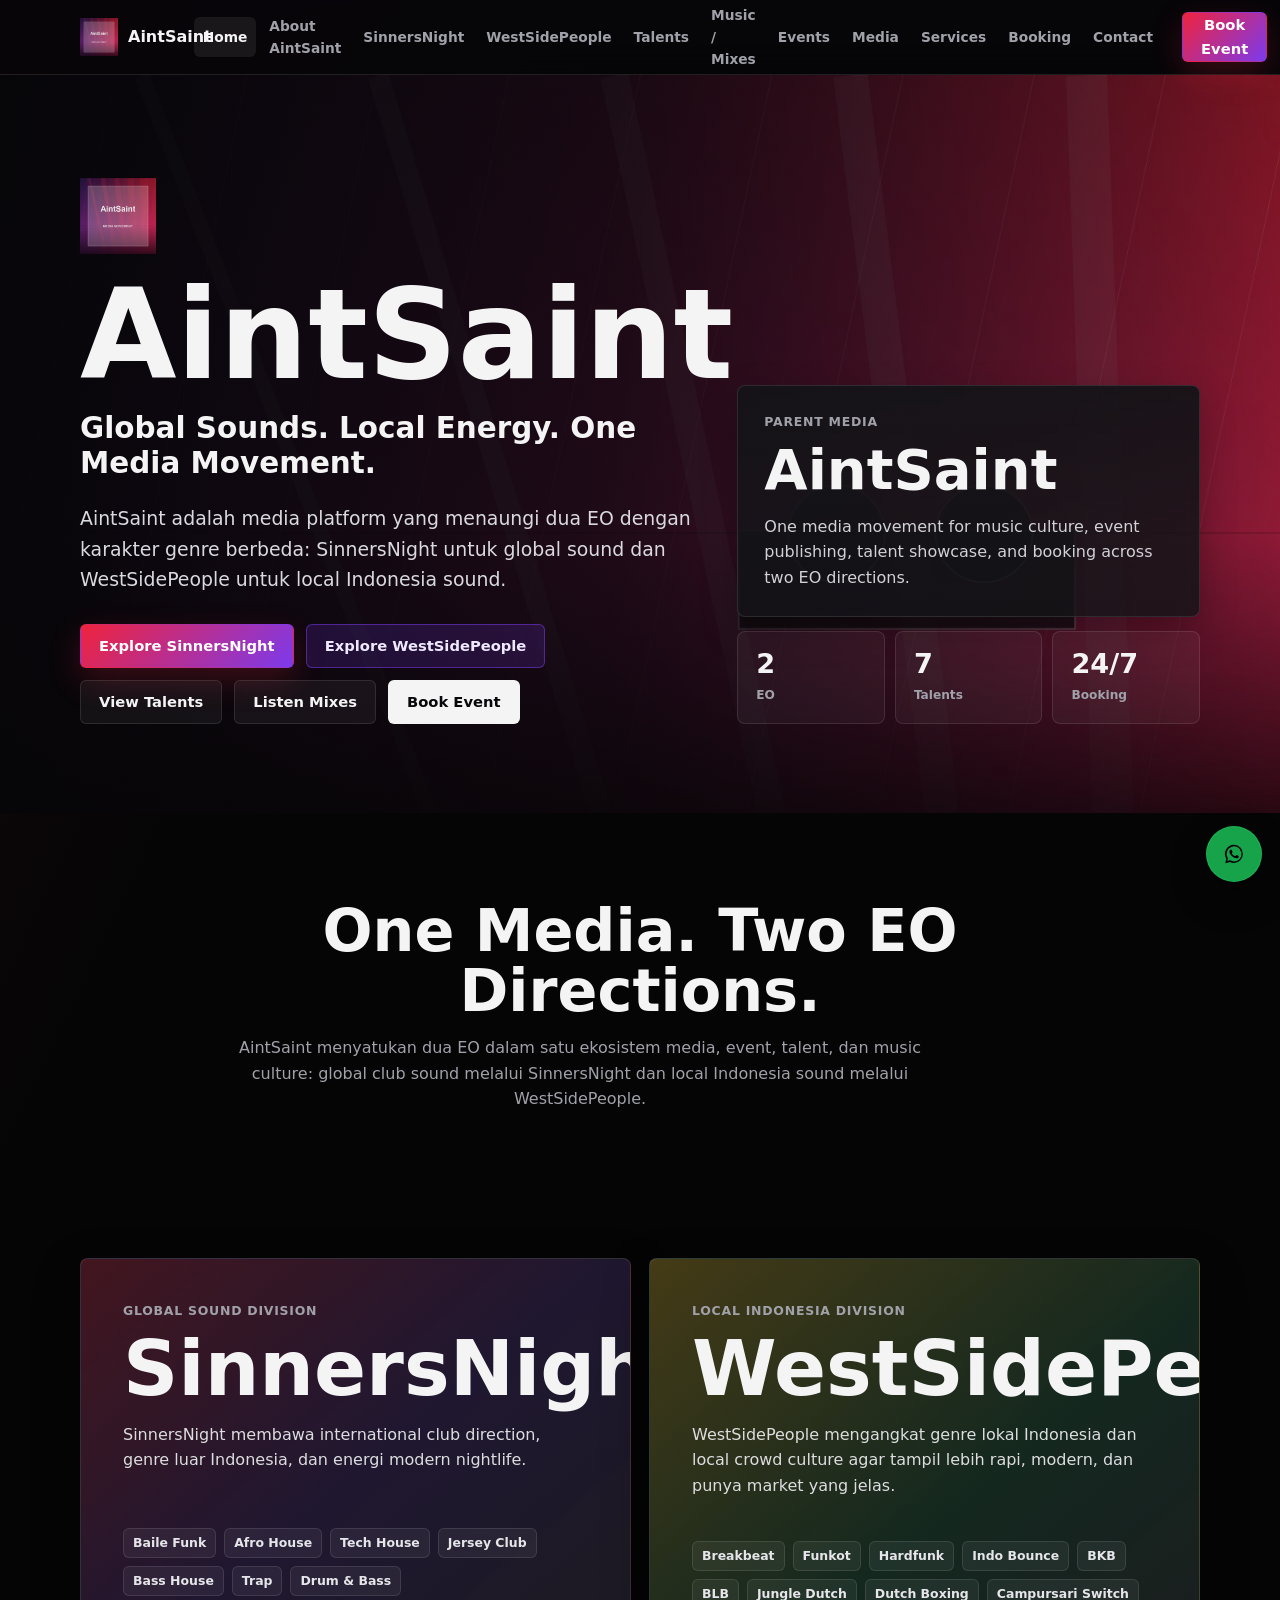
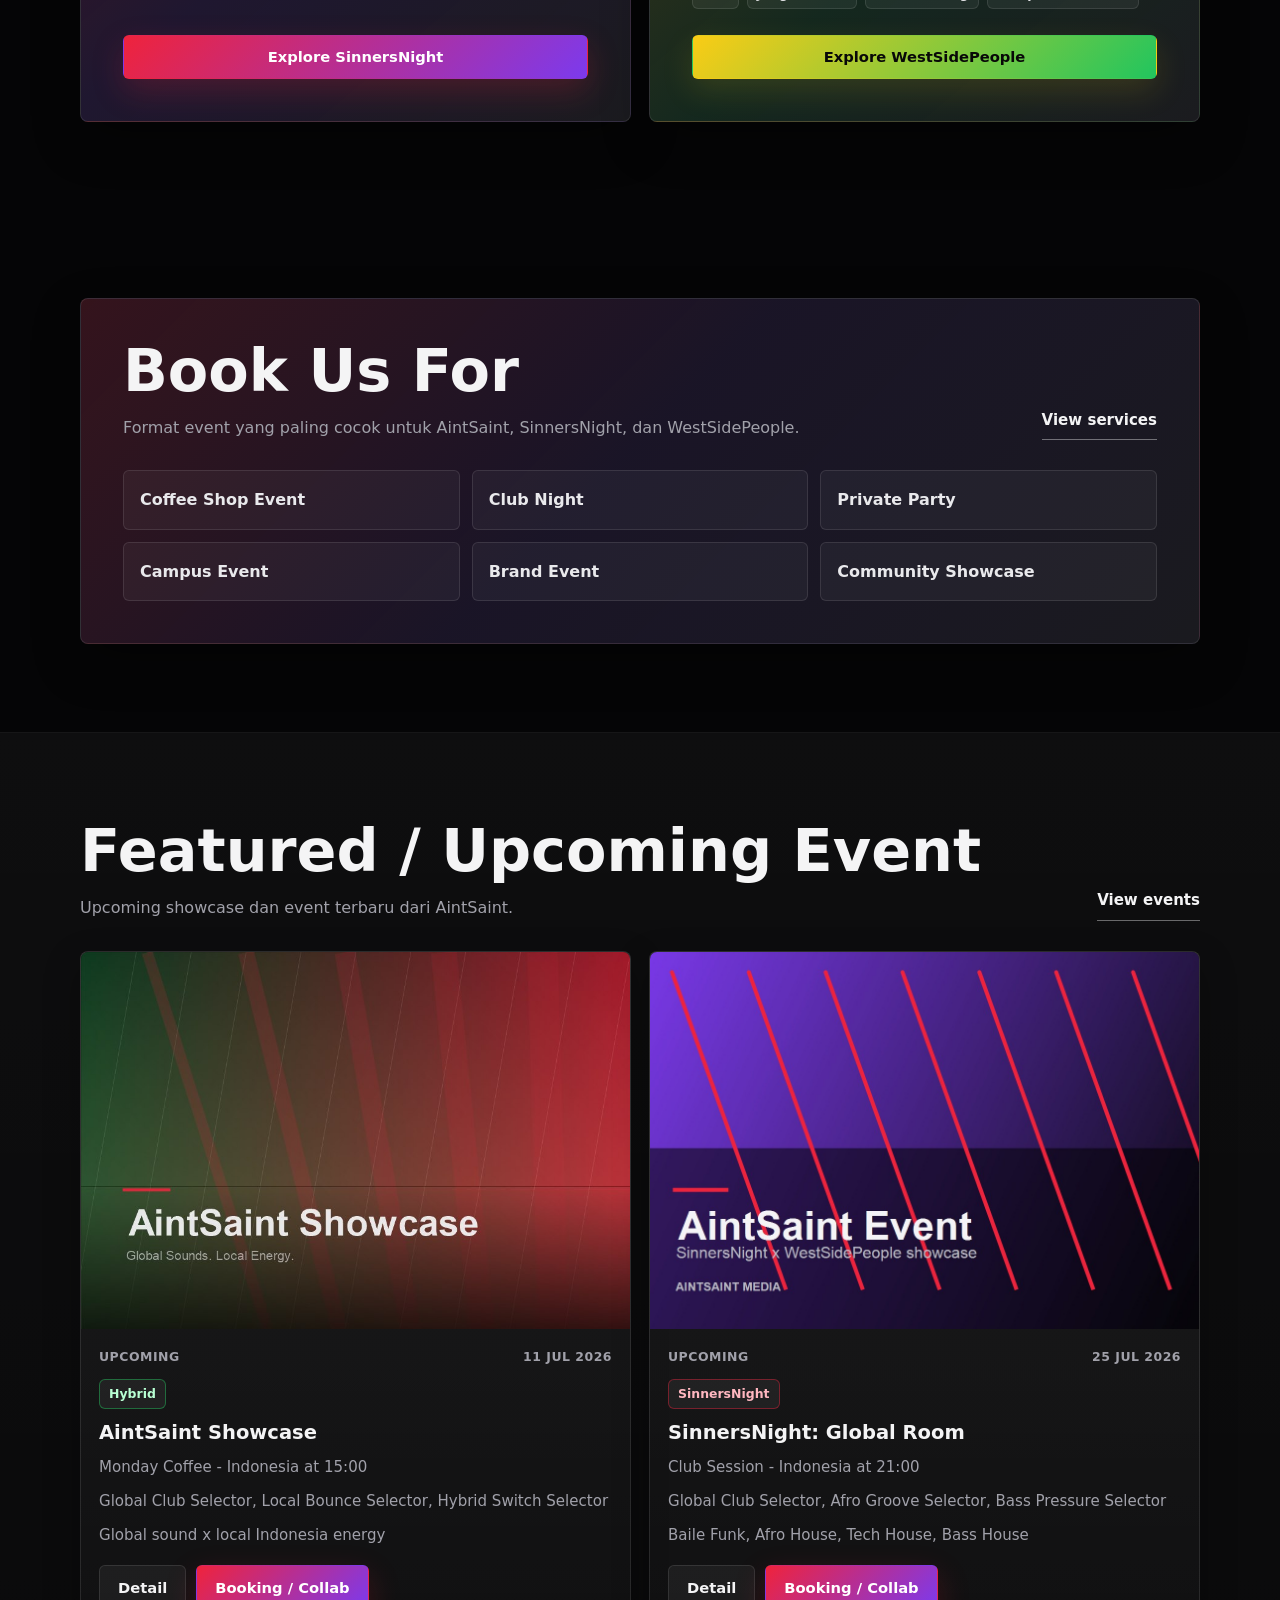
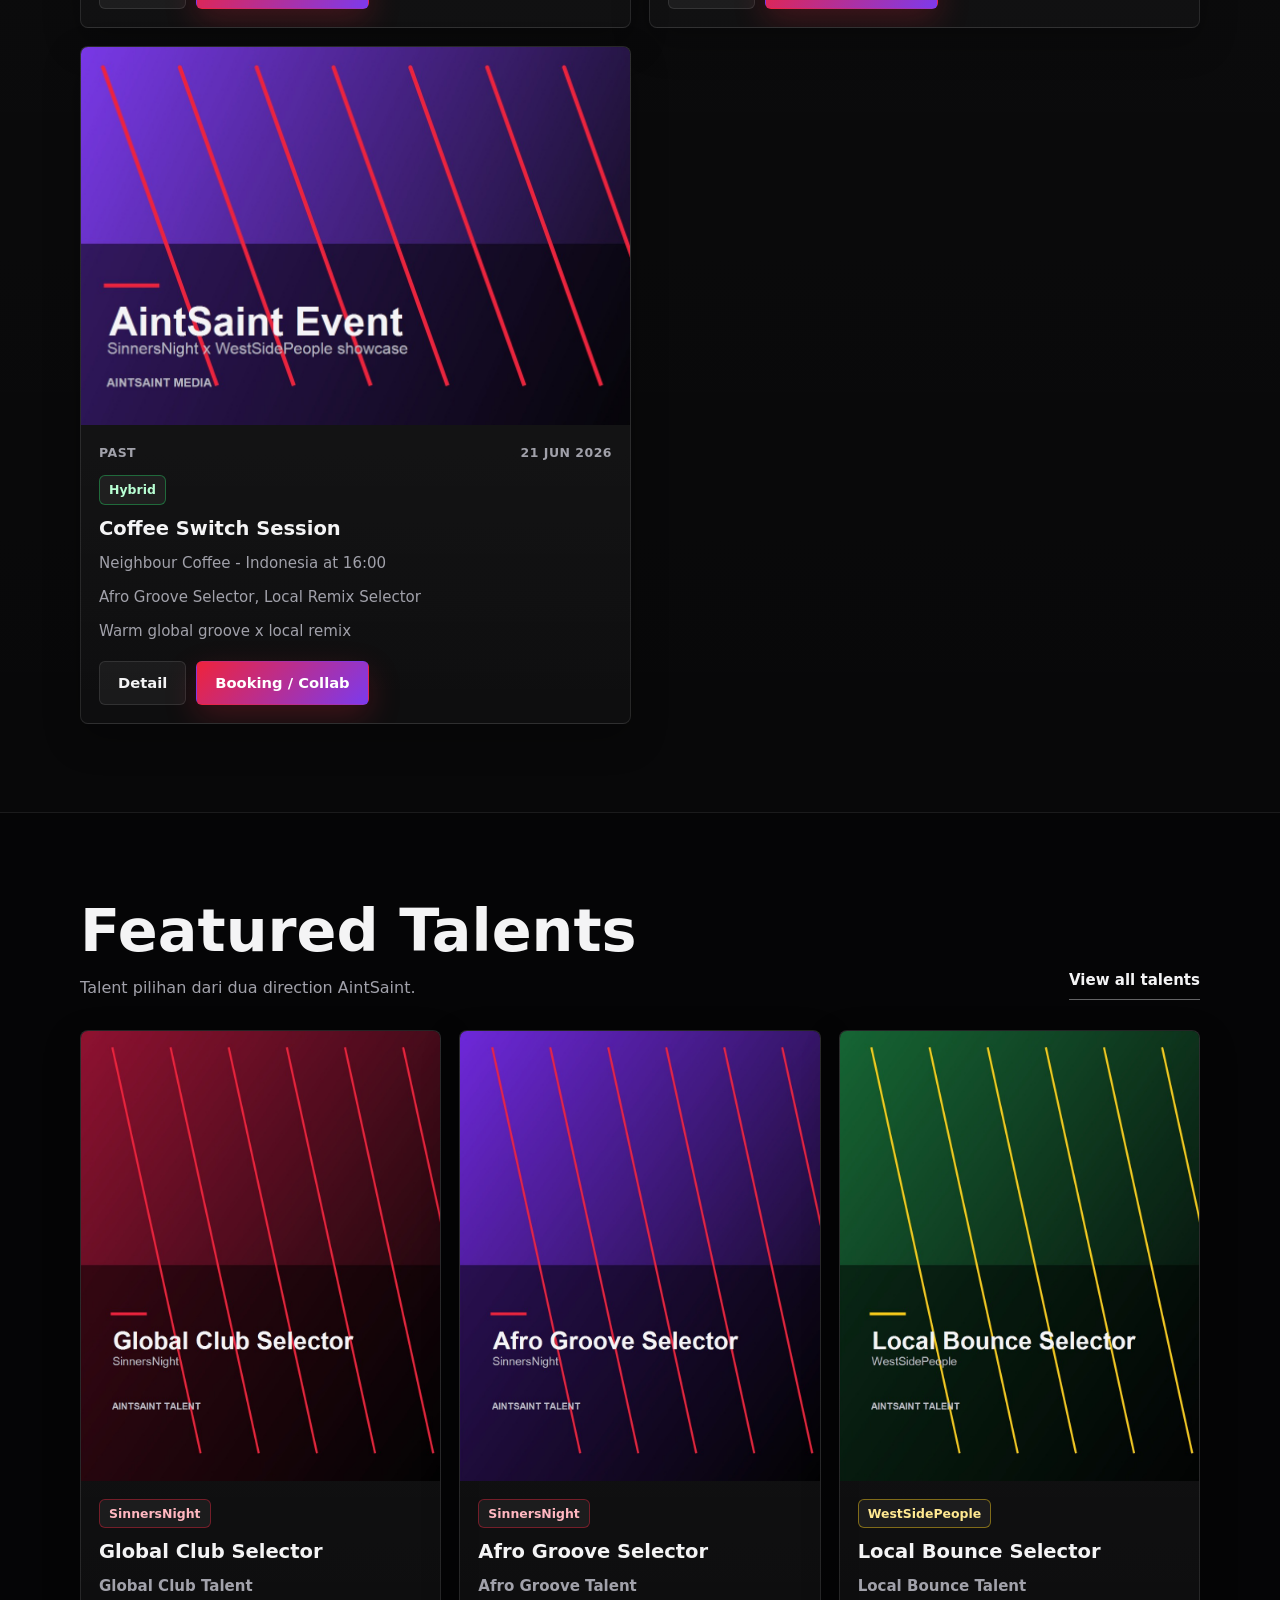
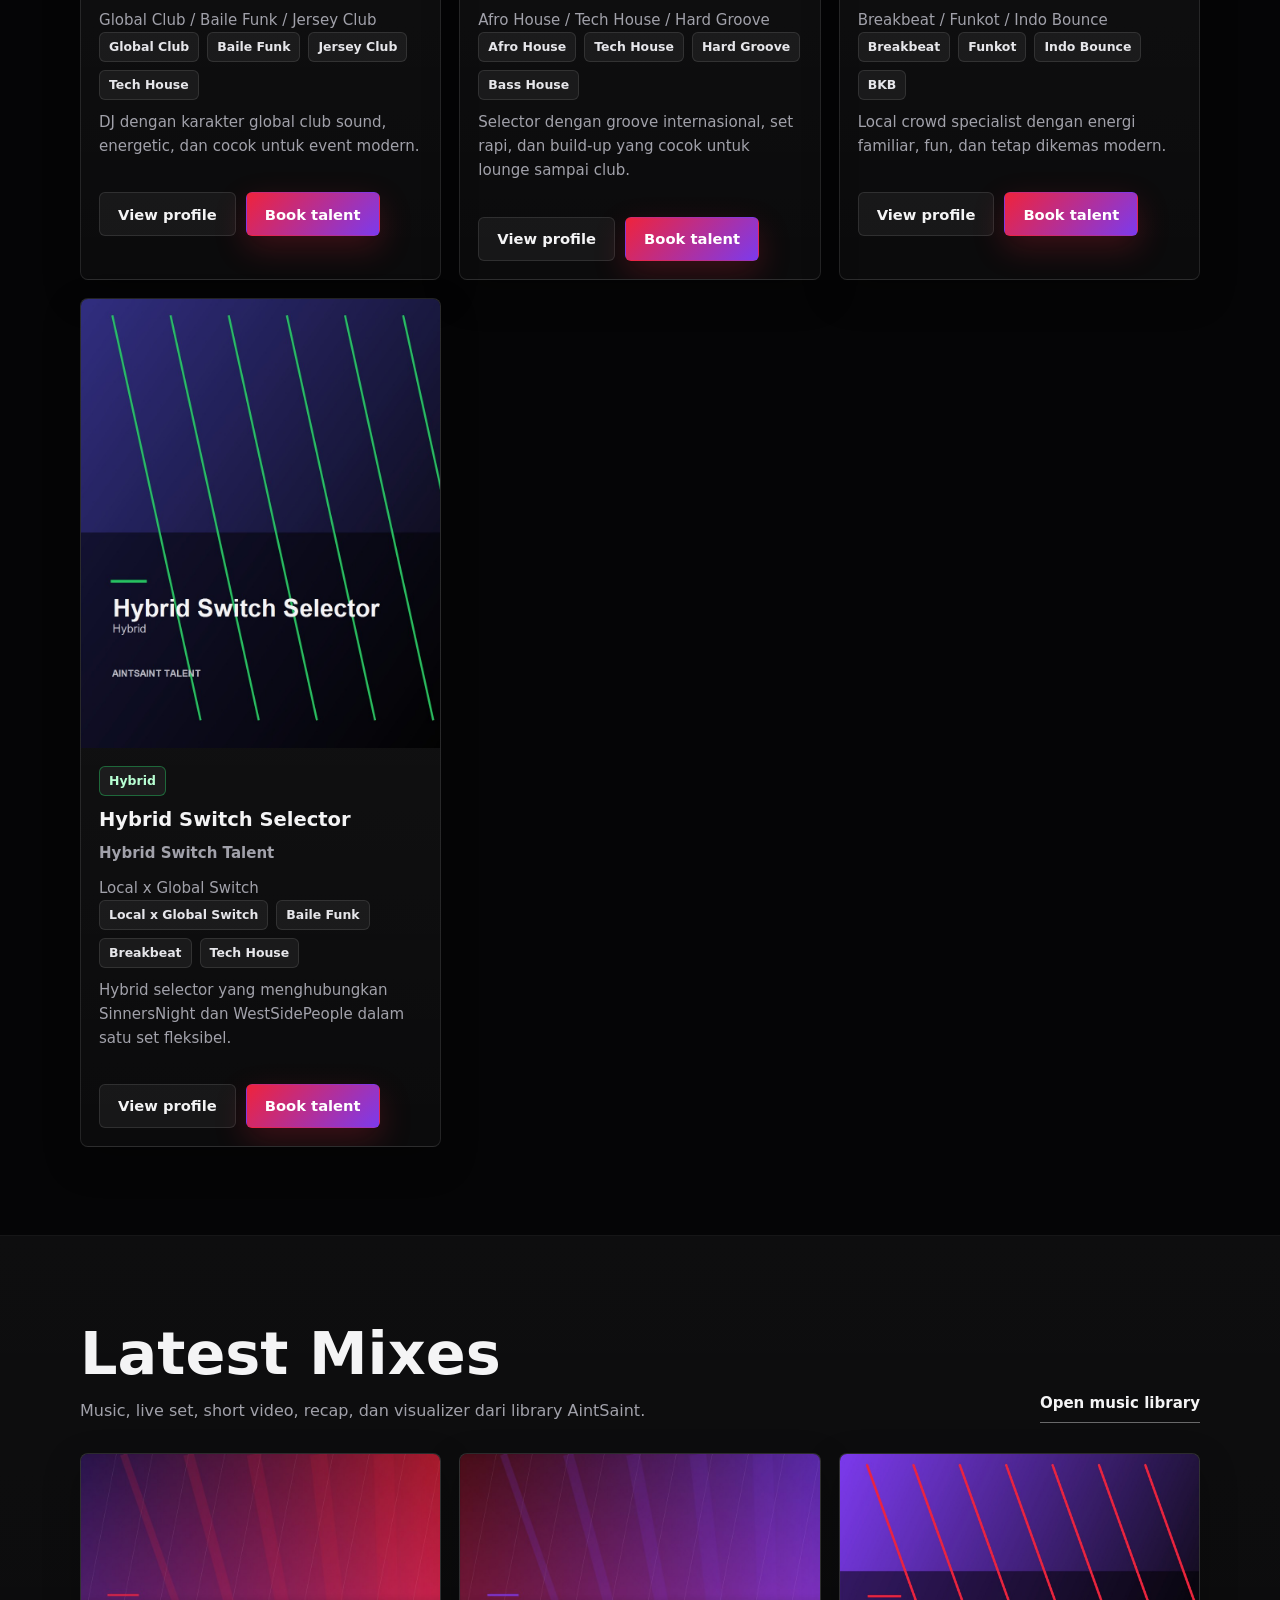
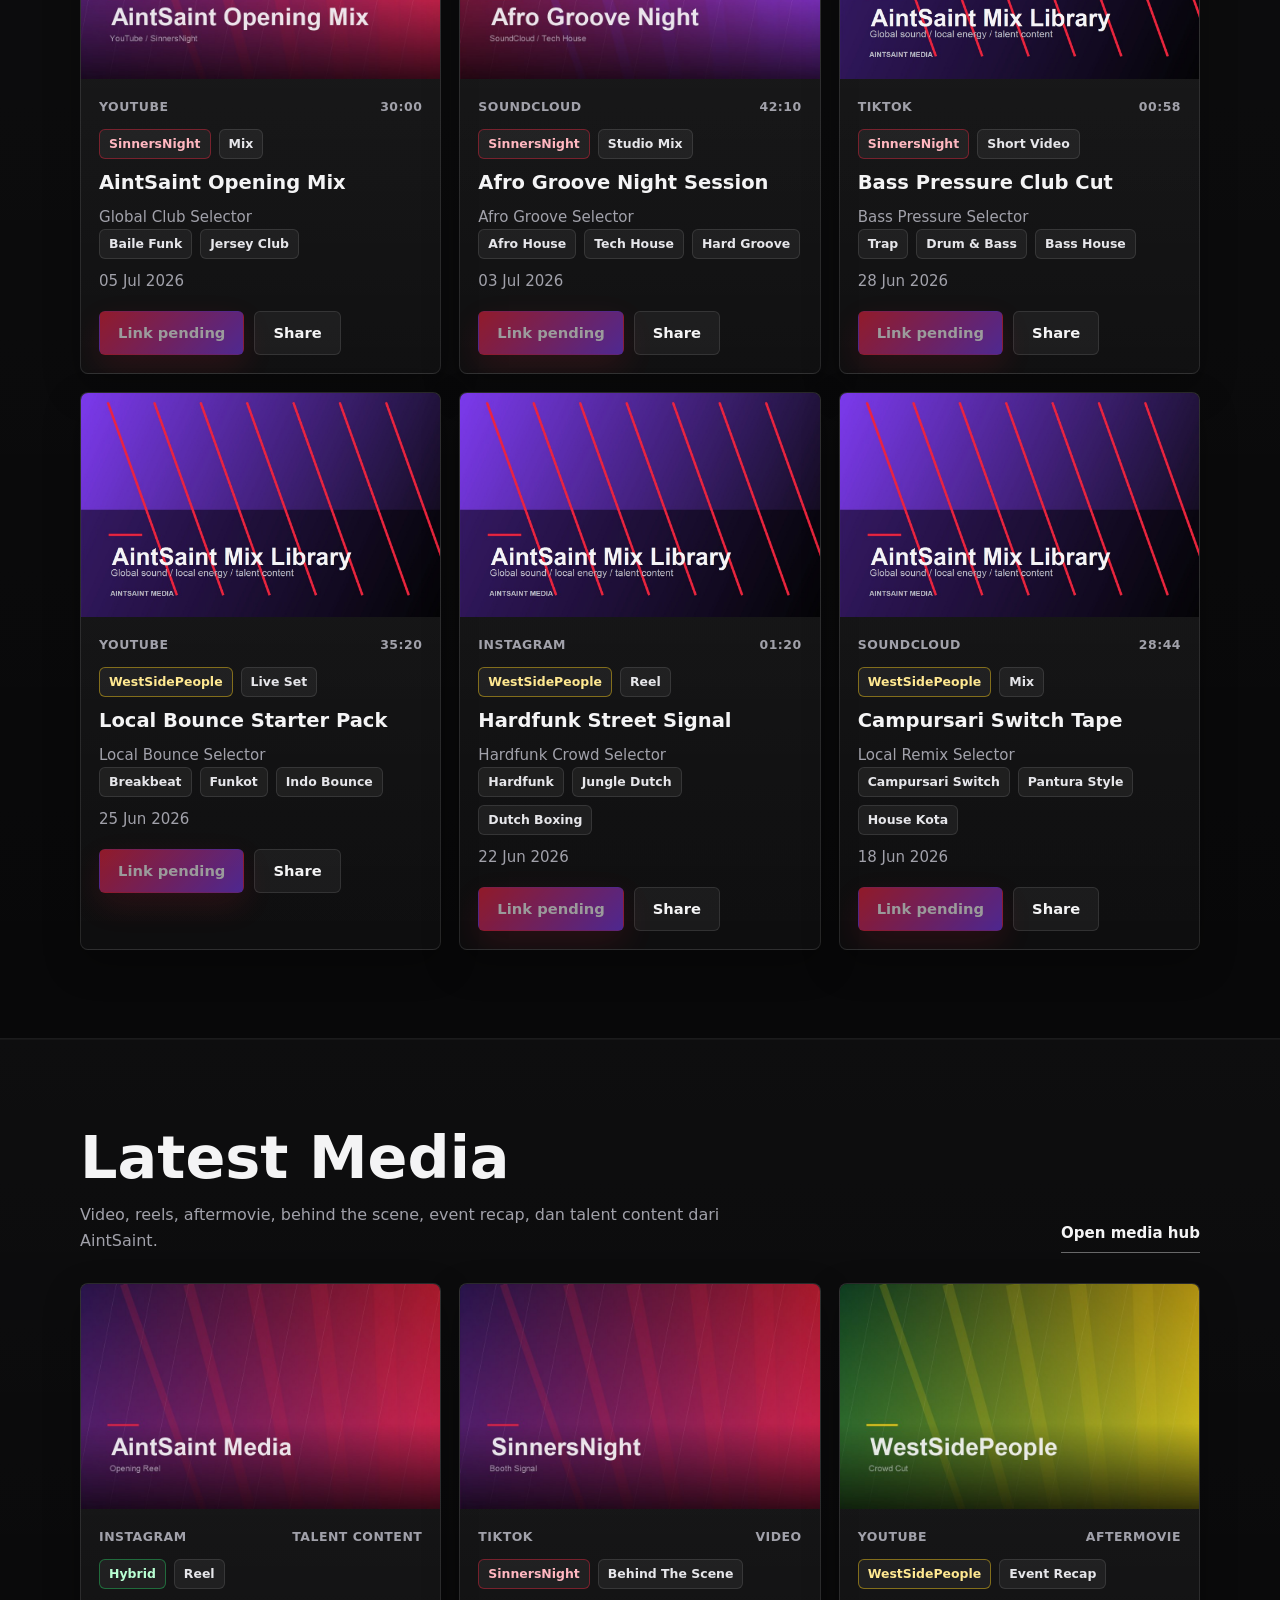
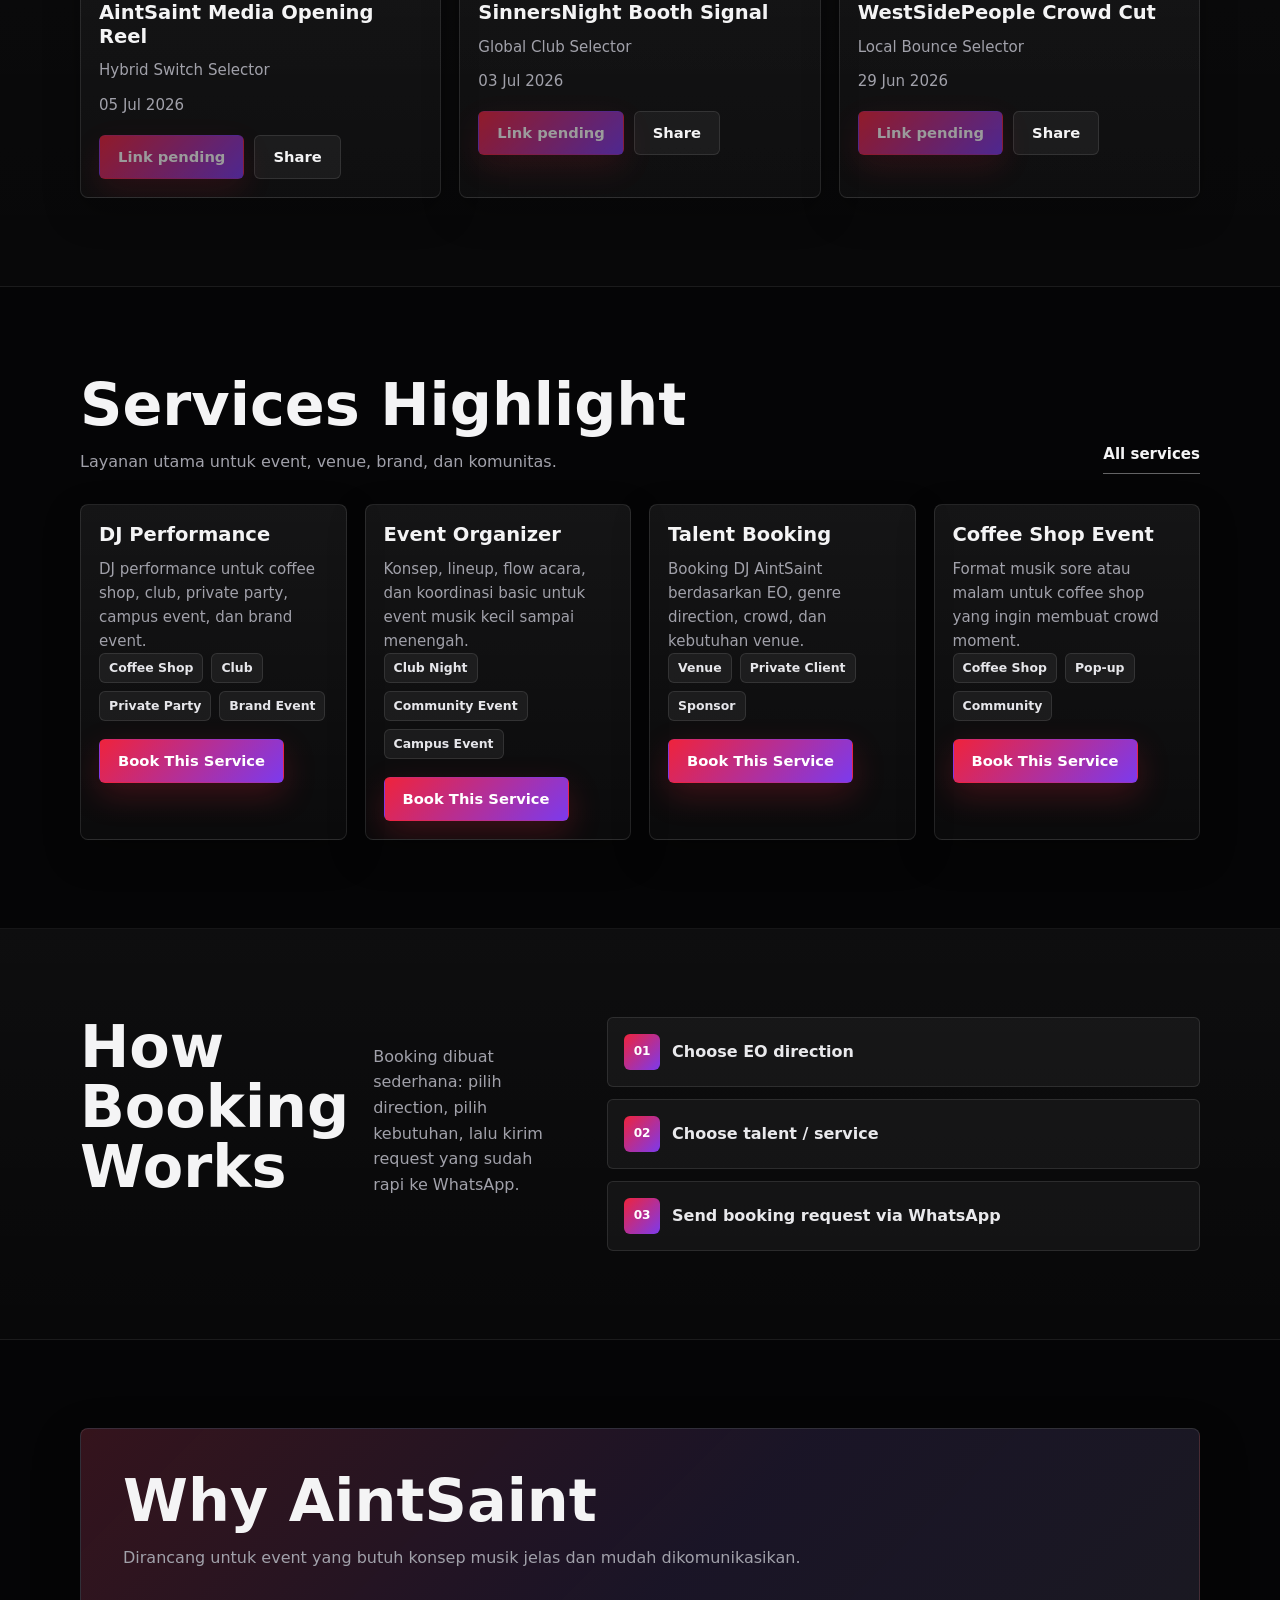
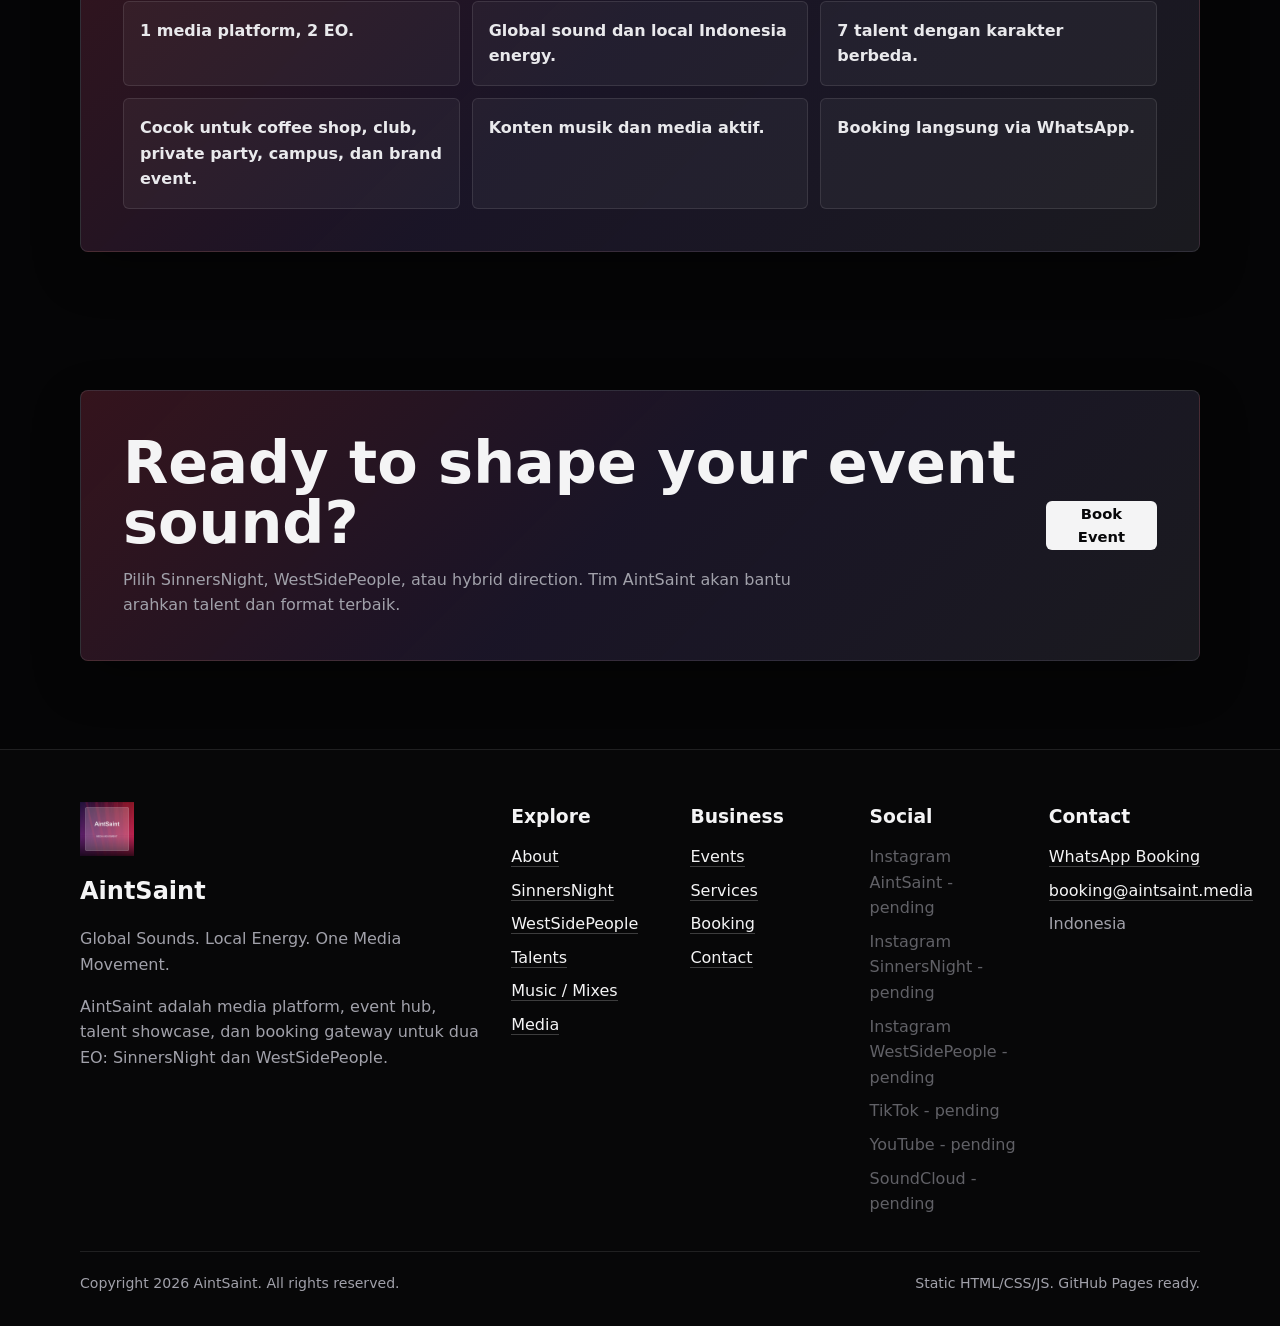
<file: index.html>
﻿<!doctype html>
<html lang="id">
  <head>
    <meta charset="utf-8">
    <meta name="viewport" content="width=device-width, initial-scale=1">
    <title>AintSaint - Global Sounds. Local Energy. One Media Movement.</title>
    <meta name="description" content="AintSaint adalah media platform yang menaungi dua EO: SinnersNight untuk global sound dan WestSidePeople untuk local Indonesia sound.">
    <meta property="og:title" content="AintSaint - Global Sounds. Local Energy. One Media Movement.">
    <meta property="og:description" content="Global Sounds. Local Energy. One Media Movement. AintSaint menaungi SinnersNight dan WestSidePeople dalam satu ekosistem musik.">
    <meta property="og:image" content="assets/img/hero/home-hero.jpg">
    <link rel="icon" href="assets/img/logos/aintsaint-logo.png">
    <link rel="stylesheet" href="assets/css/style.css">
    <link rel="stylesheet" href="assets/css/animations.css">
    <link rel="stylesheet" href="assets/css/responsive.css">
  </head>
  <body data-page="home">
    <div id="site-header"></div>
    <main>
      <section class="hero hero--home hero--image">
        <div class="container hero__grid">
          <div class="hero__copy reveal">
            <img class="hero__logo" src="assets/img/logos/aintsaint-logo.png" alt="AintSaint logo">
            <h1>AintSaint</h1>
            <p class="hero__tagline">Global Sounds. Local Energy. One Media Movement.</p>
            <p class="hero__lead">AintSaint adalah media platform yang menaungi dua EO dengan karakter genre berbeda: SinnersNight untuk global sound dan WestSidePeople untuk local Indonesia sound.</p>
            <div class="hero__actions">
              <a class="btn btn-primary" href="sinnersnight.html">Explore SinnersNight</a>
              <a class="btn btn-secondary" href="westsidepeople.html">Explore WestSidePeople</a>
              <a class="btn btn-ghost" href="talents.html">View Talents</a>
              <a class="btn btn-ghost" href="mixes.html">Listen Mixes</a>
              <a class="btn btn-light" href="booking.html">Book Event</a>
            </div>
          </div>
          <div class="hero__panel reveal">
            <div class="signal-card">
              <span>Parent Media</span>
              <strong>AintSaint</strong>
              <p>One media movement for music culture, event publishing, talent showcase, and booking across two EO directions.</p>
            </div>
            <div class="signal-row">
              <div><strong>2</strong><span>EO</span></div>
              <div><strong>7</strong><span>Talents</span></div>
              <div><strong>24/7</strong><span>Booking</span></div>
            </div>
          </div>
        </div>
      </section>

      <section class="section">
        <div class="container narrow reveal">
          <div class="section-header section-header--center">
            <h2>One Media. Two EO Directions.</h2>
            <p>AintSaint menyatukan dua EO dalam satu ekosistem media, event, talent, dan music culture: global club sound melalui SinnersNight dan local Indonesia sound melalui WestSidePeople.</p>
          </div>
        </div>
      </section>

      <section class="section section--tight">
        <div class="container split-brand-grid">
          <article class="brand-card brand-card--sinners reveal">
            <div>
              <span class="label">Global Sound Division</span>
              <h2>SinnersNight</h2>
              <p>SinnersNight membawa international club direction, genre luar Indonesia, dan energi modern nightlife.</p>
            </div>
            <div class="tag-cloud">
              <span>Baile Funk</span><span>Afro House</span><span>Tech House</span><span>Jersey Club</span><span>Bass House</span><span>Trap</span><span>Drum &amp; Bass</span>
            </div>
            <a class="btn btn-primary" href="sinnersnight.html">Explore SinnersNight</a>
          </article>
          <article class="brand-card brand-card--westside reveal">
            <div>
              <span class="label">Local Indonesia Division</span>
              <h2>WestSidePeople</h2>
              <p>WestSidePeople mengangkat genre lokal Indonesia dan local crowd culture agar tampil lebih rapi, modern, dan punya market yang jelas.</p>
            </div>
            <div class="tag-cloud">
              <span>Breakbeat</span><span>Funkot</span><span>Hardfunk</span><span>Indo Bounce</span><span>BKB</span><span>BLB</span><span>Jungle Dutch</span><span>Dutch Boxing</span><span>Campursari Switch</span>
            </div>
            <a class="btn btn-accent" href="westsidepeople.html">Explore WestSidePeople</a>
          </article>
        </div>
      </section>

      <section class="section">
        <div class="container feature-band reveal">
          <div class="section-header">
            <div>
              <h2>Book Us For</h2>
              <p>Format event yang paling cocok untuk AintSaint, SinnersNight, dan WestSidePeople.</p>
            </div>
            <a class="text-link" href="services.html">View services</a>
          </div>
          <div class="reason-grid">
            <div>Coffee Shop Event</div>
            <div>Club Night</div>
            <div>Private Party</div>
            <div>Campus Event</div>
            <div>Brand Event</div>
            <div>Community Showcase</div>
          </div>
        </div>
      </section>

      <section class="section section--soft">
        <div class="container">
          <div class="section-header">
            <div>
              <h2>Featured / Upcoming Event</h2>
              <p>Upcoming showcase dan event terbaru dari AintSaint.</p>
            </div>
            <a class="text-link" href="events.html">View events</a>
          </div>
          <div id="home-events" class="event-grid"></div>
        </div>
      </section>

      <section class="section">
        <div class="container">
          <div class="section-header">
            <div>
              <h2>Featured Talents</h2>
              <p>Talent pilihan dari dua direction AintSaint.</p>
            </div>
            <a class="text-link" href="talents.html">View all talents</a>
          </div>
          <div id="featured-talents" class="card-grid"></div>
        </div>
      </section>

      <section class="section section--soft">
        <div class="container">
          <div class="section-header">
            <div>
              <h2>Latest Mixes</h2>
              <p>Music, live set, short video, recap, dan visualizer dari library AintSaint.</p>
            </div>
            <a class="text-link" href="mixes.html">Open music library</a>
          </div>
          <div id="latest-mixes" class="mix-grid"></div>
        </div>
      </section>

      <section class="section section--soft">
        <div class="container">
          <div class="section-header">
            <div>
              <h2>Latest Media</h2>
              <p>Video, reels, aftermovie, behind the scene, event recap, dan talent content dari AintSaint.</p>
            </div>
            <a class="text-link" href="media.html">Open media hub</a>
          </div>
          <div id="home-media" class="mix-grid"></div>
        </div>
      </section>

      <section class="section">
        <div class="container">
          <div class="section-header">
            <div>
              <h2>Services Highlight</h2>
              <p>Layanan utama untuk event, venue, brand, dan komunitas.</p>
            </div>
            <a class="text-link" href="services.html">All services</a>
          </div>
          <div id="home-services" class="service-grid service-grid--compact"></div>
        </div>
      </section>

      <section class="section section--soft">
        <div class="container two-column">
          <div class="section-header reveal">
            <h2>How Booking Works</h2>
            <p>Booking dibuat sederhana: pilih direction, pilih kebutuhan, lalu kirim request yang sudah rapi ke WhatsApp.</p>
          </div>
          <div class="process-list reveal">
            <div>Choose EO direction</div>
            <div>Choose talent / service</div>
            <div>Send booking request via WhatsApp</div>
          </div>
        </div>
      </section>

      <section class="section">
        <div class="container feature-band reveal">
          <div class="section-header">
            <div>
              <h2>Why AintSaint</h2>
              <p>Dirancang untuk event yang butuh konsep musik jelas dan mudah dikomunikasikan.</p>
            </div>
          </div>
          <div class="reason-grid">
            <div>1 media platform, 2 EO.</div>
            <div>Global sound dan local Indonesia energy.</div>
            <div>7 talent dengan karakter berbeda.</div>
            <div>Cocok untuk coffee shop, club, private party, campus, dan brand event.</div>
            <div>Konten musik dan media aktif.</div>
            <div>Booking langsung via WhatsApp.</div>
          </div>
        </div>
      </section>

      <section class="section section--cta">
        <div class="container cta-band reveal">
          <div>
            <h2>Ready to shape your event sound?</h2>
            <p>Pilih SinnersNight, WestSidePeople, atau hybrid direction. Tim AintSaint akan bantu arahkan talent dan format terbaik.</p>
          </div>
          <a class="btn btn-light" href="booking.html">Book Event</a>
        </div>
      </section>
    </main>
    <div class="modal" id="event-modal" aria-hidden="true">
      <div class="modal__panel" role="dialog" aria-modal="true" aria-labelledby="event-modal-title">
        <button class="modal__close" type="button" data-close-modal aria-label="Close event detail">Close</button>
        <div id="event-modal-content"></div>
      </div>
    </div>
    <div id="site-footer"></div>
    <a class="floating-whatsapp" href="booking.html" aria-label="Chat WhatsApp AintSaint" data-whatsapp-link>
      <img src="assets/icons/whatsapp.svg" alt="">
    </a>
    <script src="assets/js/data-loader.js"></script>
    <script src="assets/js/utils.js"></script>
    <script src="assets/js/main.js"></script>
    <script src="assets/js/render-talents.js"></script>
    <script src="assets/js/render-mixes.js"></script>
    <script src="assets/js/render-events.js"></script>
    <script src="assets/js/render-media.js"></script>
    <script src="assets/js/render-services.js"></script>
  </body>
</html>
</file>
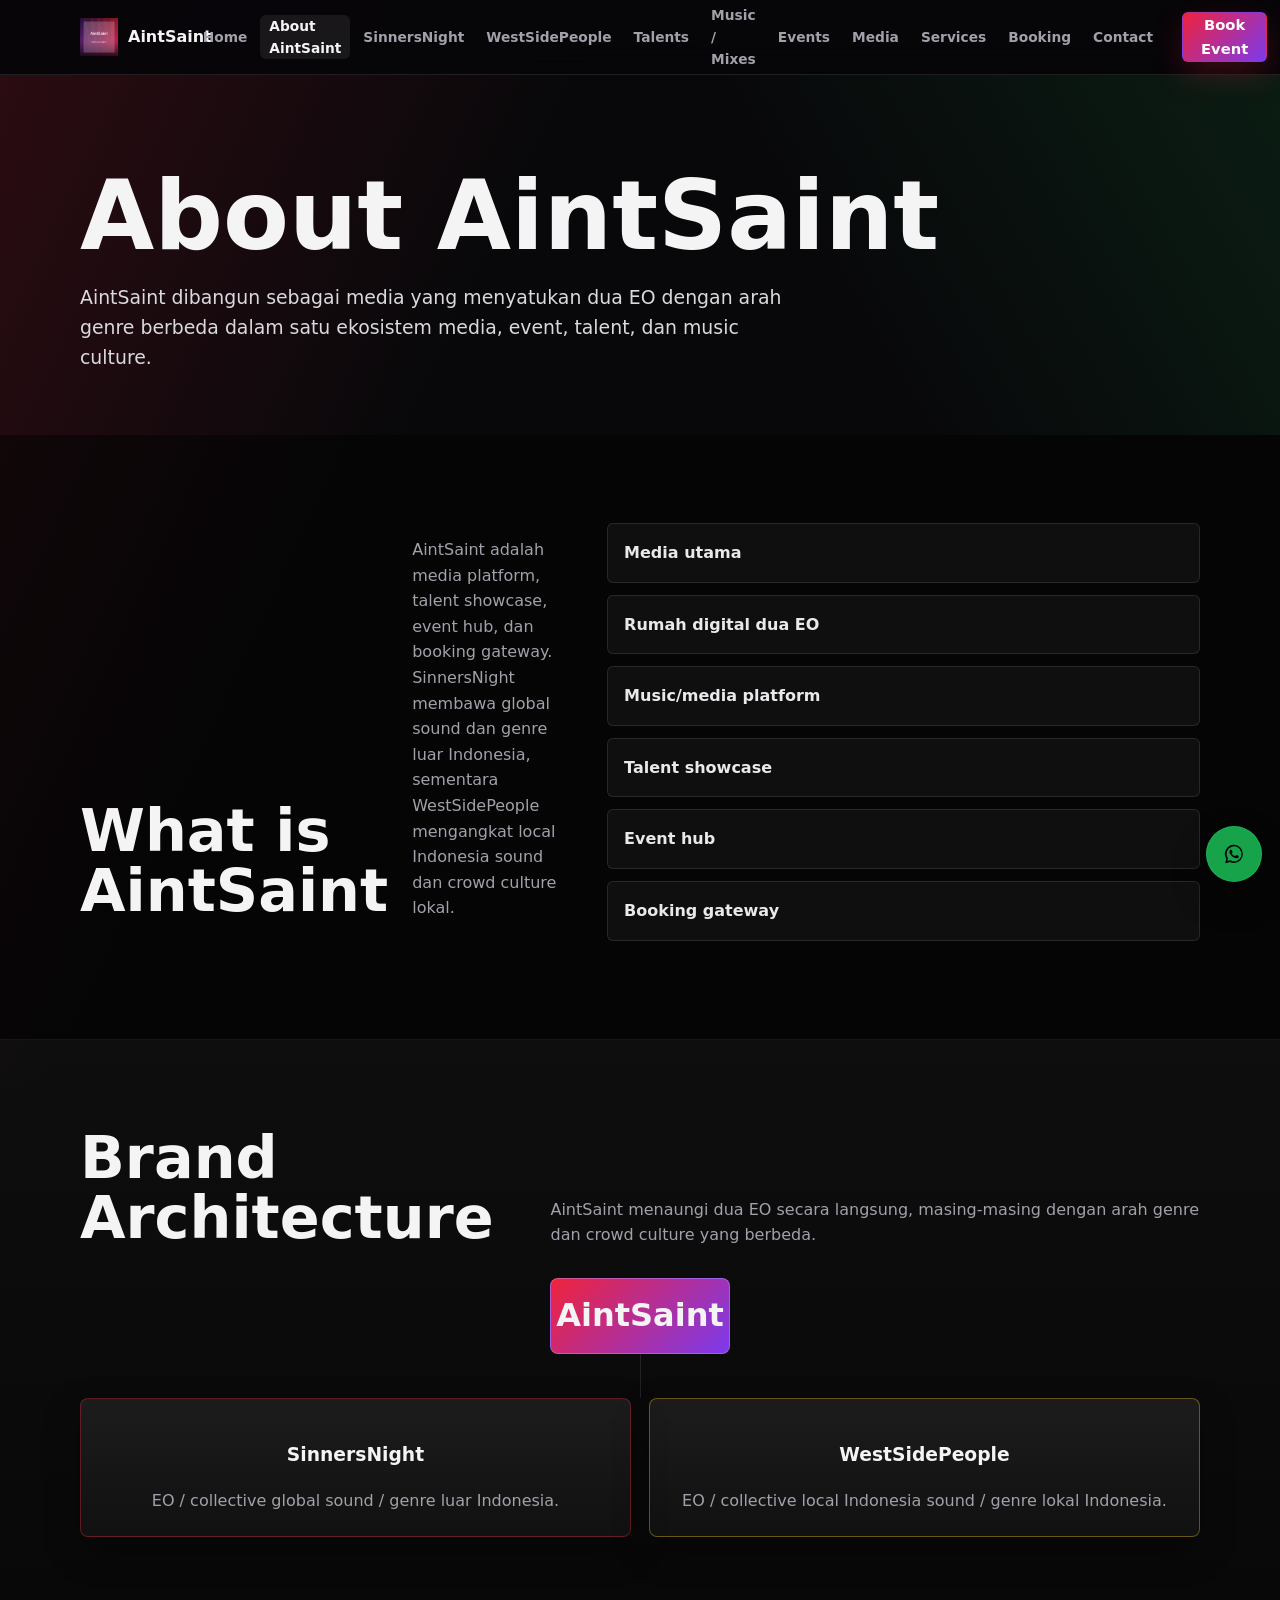
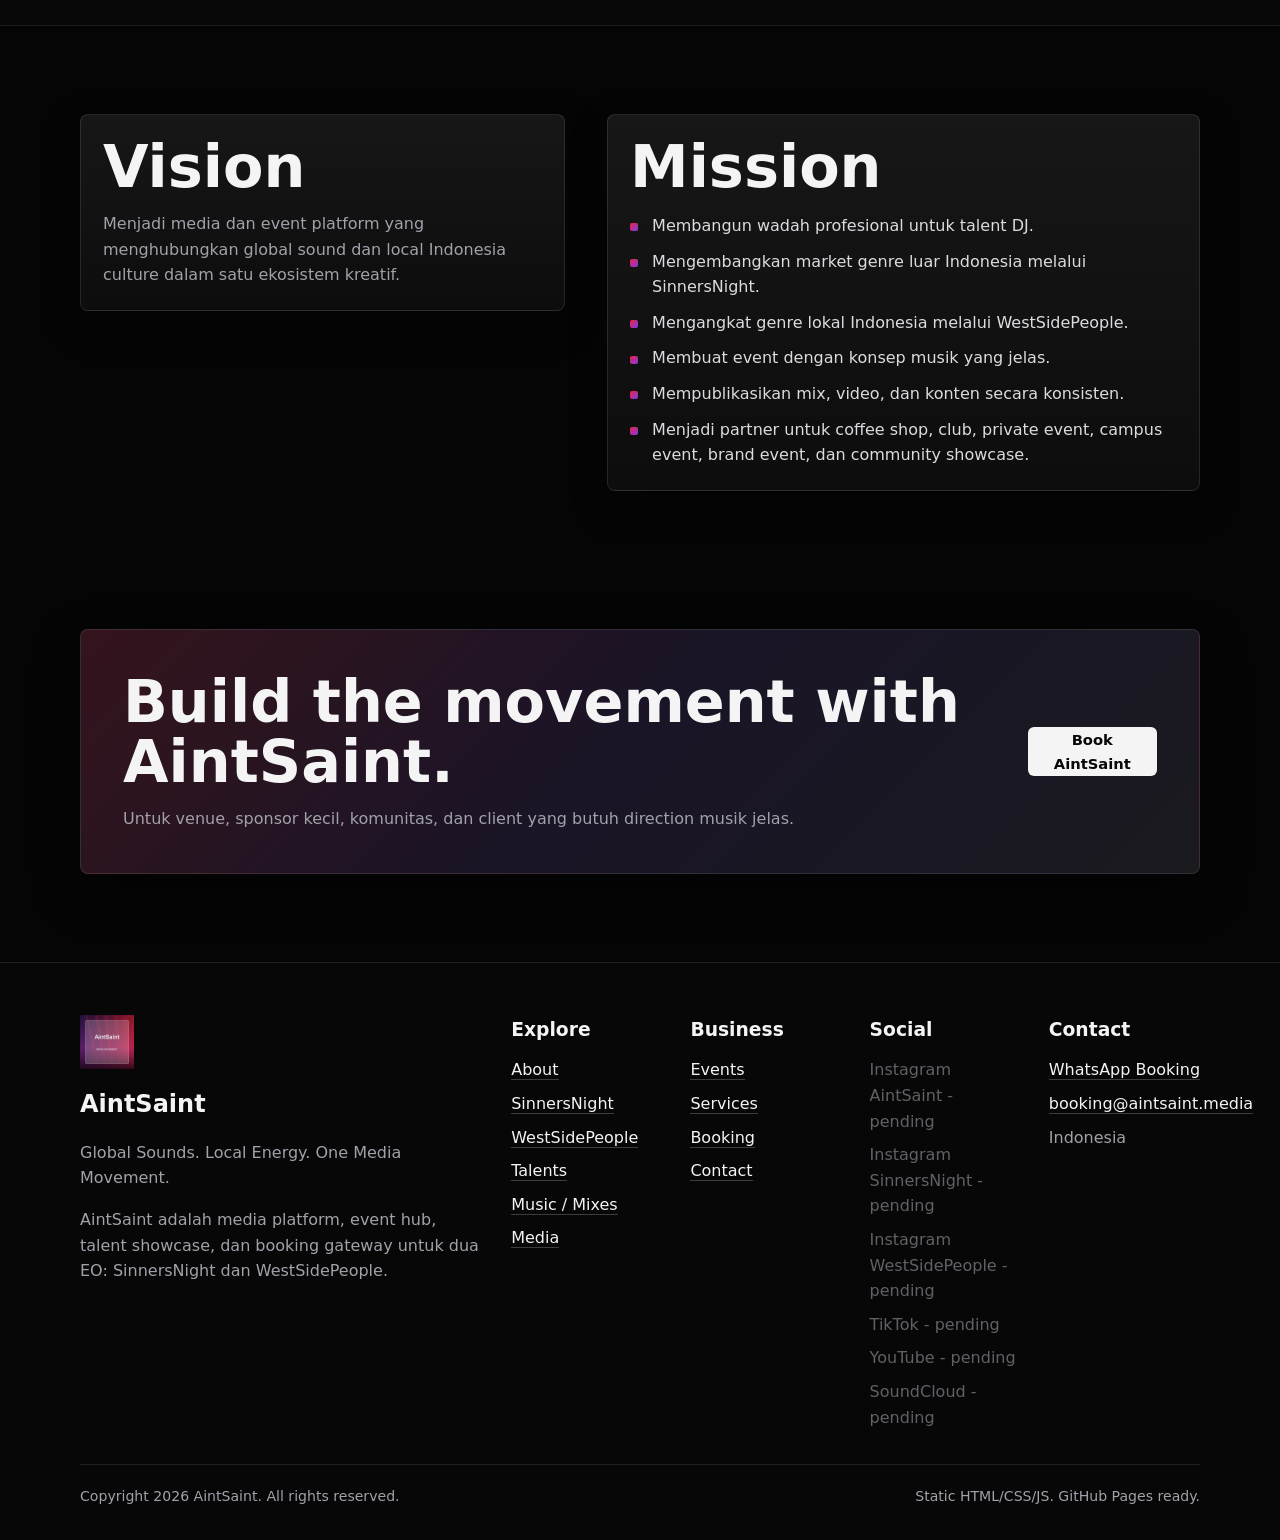
<file: about.html>
﻿<!doctype html>
<html lang="id">
  <head>
    <meta charset="utf-8">
    <meta name="viewport" content="width=device-width, initial-scale=1">
    <title>About AintSaint</title>
    <meta name="description" content="Tentang AintSaint sebagai parent media untuk SinnersNight dan WestSidePeople.">
    <meta property="og:title" content="About AintSaint">
    <meta property="og:description" content="AintSaint menyatukan global sound dan local Indonesia energy dalam satu ekosistem kreatif.">
    <meta property="og:image" content="assets/img/hero/home-hero.jpg">
    <link rel="icon" href="assets/img/logos/aintsaint-logo.png">
    <link rel="stylesheet" href="assets/css/style.css">
    <link rel="stylesheet" href="assets/css/animations.css">
    <link rel="stylesheet" href="assets/css/responsive.css">
  </head>
  <body data-page="about">
    <div id="site-header"></div>
    <main>
      <section class="hero hero--subpage">
        <div class="container hero__simple reveal">
          <h1>About AintSaint</h1>
          <p>AintSaint dibangun sebagai media yang menyatukan dua EO dengan arah genre berbeda dalam satu ekosistem media, event, talent, dan music culture.</p>
        </div>
      </section>

      <section class="section">
        <div class="container two-column">
          <div class="section-header reveal">
            <h2>What is AintSaint</h2>
            <p>AintSaint adalah media platform, talent showcase, event hub, dan booking gateway. SinnersNight membawa global sound dan genre luar Indonesia, sementara WestSidePeople mengangkat local Indonesia sound dan crowd culture lokal.</p>
          </div>
          <div class="stacked-list reveal">
            <div>Media utama</div>
            <div>Rumah digital dua EO</div>
            <div>Music/media platform</div>
            <div>Talent showcase</div>
            <div>Event hub</div>
            <div>Booking gateway</div>
          </div>
        </div>
      </section>

      <section class="section section--soft">
        <div class="container">
          <div class="section-header">
            <h2>Brand Architecture</h2>
            <p>AintSaint menaungi dua EO secara langsung, masing-masing dengan arah genre dan crowd culture yang berbeda.</p>
          </div>
          <div class="architecture">
            <div class="architecture__parent">AintSaint</div>
            <div class="architecture__line"></div>
            <div class="architecture__children">
              <article class="card card--sinners">
                <h3>SinnersNight</h3>
                <p>EO / collective global sound / genre luar Indonesia.</p>
              </article>
              <article class="card card--westside">
                <h3>WestSidePeople</h3>
                <p>EO / collective local Indonesia sound / genre lokal Indonesia.</p>
              </article>
            </div>
          </div>
        </div>
      </section>

      <section class="section">
        <div class="container two-column">
          <article class="card reveal">
            <h2>Vision</h2>
            <p>Menjadi media dan event platform yang menghubungkan global sound dan local Indonesia culture dalam satu ekosistem kreatif.</p>
          </article>
          <article class="card reveal">
            <h2>Mission</h2>
            <ul class="check-list">
              <li>Membangun wadah profesional untuk talent DJ.</li>
              <li>Mengembangkan market genre luar Indonesia melalui SinnersNight.</li>
              <li>Mengangkat genre lokal Indonesia melalui WestSidePeople.</li>
              <li>Membuat event dengan konsep musik yang jelas.</li>
              <li>Mempublikasikan mix, video, dan konten secara konsisten.</li>
              <li>Menjadi partner untuk coffee shop, club, private event, campus event, brand event, dan community showcase.</li>
            </ul>
          </article>
        </div>
      </section>

      <section class="section section--cta">
        <div class="container cta-band reveal">
          <div>
            <h2>Build the movement with AintSaint.</h2>
            <p>Untuk venue, sponsor kecil, komunitas, dan client yang butuh direction musik jelas.</p>
          </div>
          <a class="btn btn-light" href="booking.html">Book AintSaint</a>
        </div>
      </section>
    </main>
    <div id="site-footer"></div>
    <a class="floating-whatsapp" href="booking.html" aria-label="Chat WhatsApp AintSaint" data-whatsapp-link><img src="assets/icons/whatsapp.svg" alt=""></a>
    <script src="assets/js/data-loader.js"></script>
    <script src="assets/js/utils.js"></script>
    <script src="assets/js/main.js"></script>
  </body>
</html>
</file>
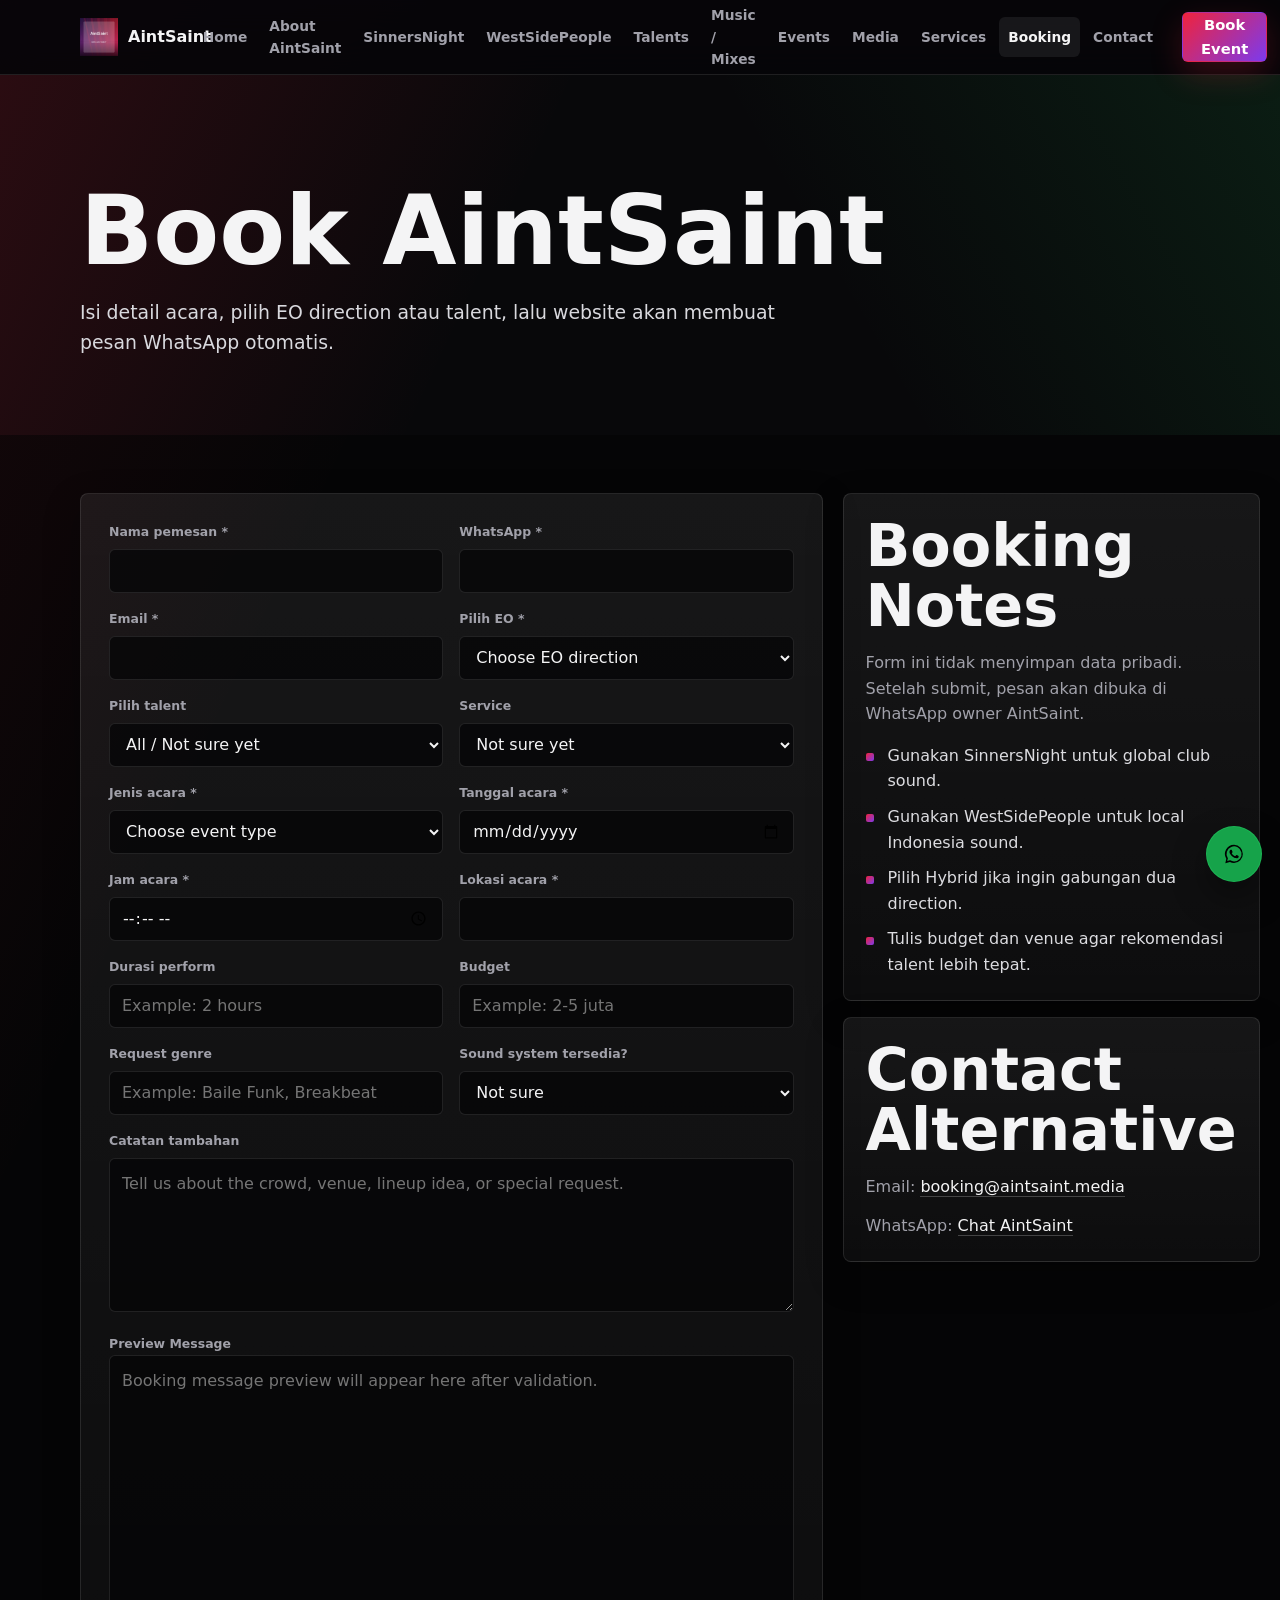
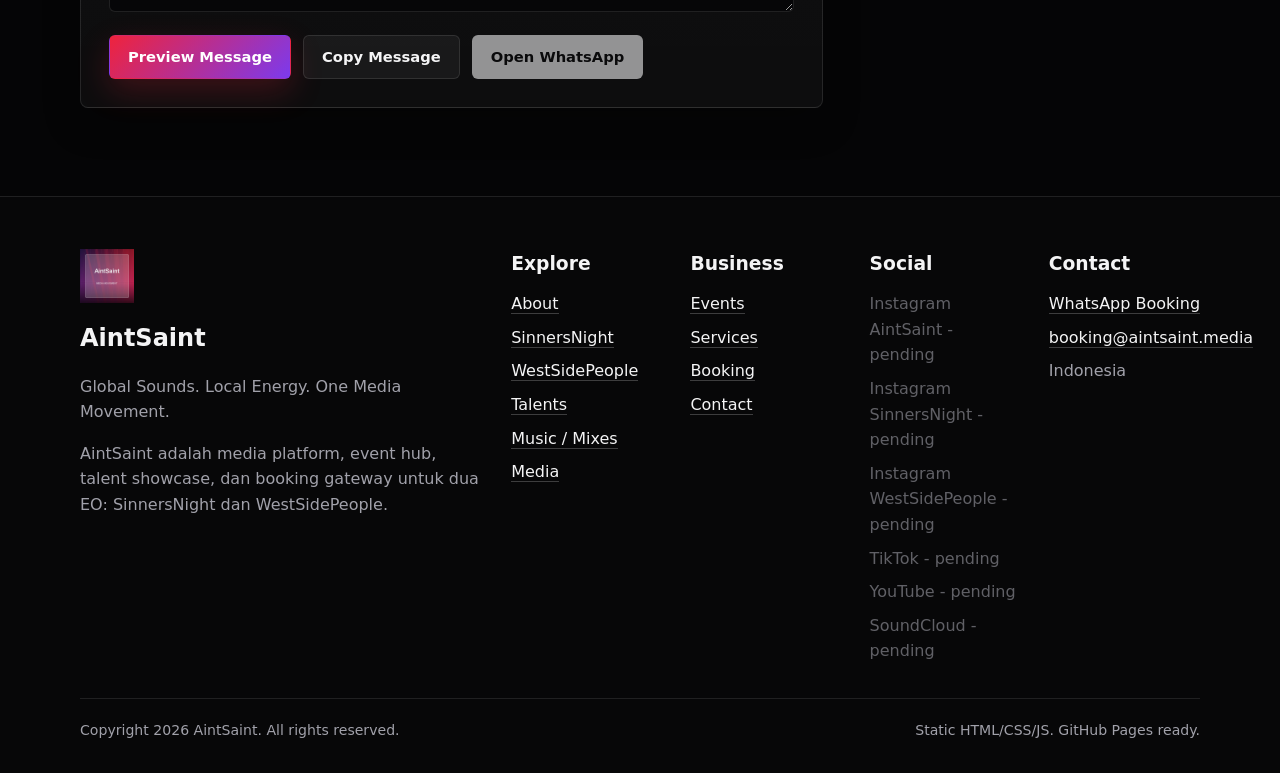
<file: booking.html>
﻿<!doctype html>
<html lang="id">
  <head>
    <meta charset="utf-8">
    <meta name="viewport" content="width=device-width, initial-scale=1">
    <title>Book AintSaint</title>
    <meta name="description" content="Booking AintSaint, SinnersNight, WestSidePeople, atau talent DJ via WhatsApp.">
    <meta property="og:title" content="Book AintSaint">
    <meta property="og:description" content="Isi form booking dan website akan generate pesan WhatsApp otomatis.">
    <meta property="og:image" content="assets/img/hero/home-hero.jpg">
    <link rel="icon" href="assets/img/logos/aintsaint-logo.png">
    <link rel="stylesheet" href="assets/css/style.css">
    <link rel="stylesheet" href="assets/css/animations.css">
    <link rel="stylesheet" href="assets/css/responsive.css">
  </head>
  <body data-page="booking">
    <div id="site-header"></div>
    <main>
      <section class="hero hero--subpage">
        <div class="container hero__simple reveal">
          <h1>Book AintSaint</h1>
          <p>Isi detail acara, pilih EO direction atau talent, lalu website akan membuat pesan WhatsApp otomatis.</p>
        </div>
      </section>

      <section class="section section--tight">
        <div class="container booking-layout">
          <form class="booking-form card reveal" id="booking-form" novalidate>
            <div class="form-grid">
              <label>
                <span>Nama pemesan *</span>
                <input name="name" type="text" autocomplete="name" required>
              </label>
              <label>
                <span>WhatsApp *</span>
                <input name="whatsapp" type="tel" autocomplete="tel" required>
              </label>
              <label>
                <span>Email *</span>
                <input name="email" type="email" autocomplete="email" required>
              </label>
              <label>
                <span>Pilih EO *</span>
                <select name="eo" required>
                  <option value="">Choose EO direction</option>
                  <option value="SinnersNight">SinnersNight</option>
                  <option value="WestSidePeople">WestSidePeople</option>
                  <option value="Hybrid">Hybrid / AintSaint Collaboration</option>
                </select>
              </label>
              <label>
                <span>Pilih talent</span>
                <select name="talent" id="booking-talent">
                  <option value="All / Not sure yet">All / Not sure yet</option>
                </select>
              </label>
              <label>
                <span>Service</span>
                <select name="service" id="booking-service">
                  <option value="Not sure yet">Not sure yet</option>
                </select>
              </label>
              <label>
                <span>Jenis acara *</span>
                <select name="eventType" required>
                  <option value="">Choose event type</option>
                  <option value="Coffee shop">Coffee shop</option>
                  <option value="Club">Club</option>
                  <option value="Private party">Private party</option>
                  <option value="Campus event">Campus event</option>
                  <option value="Festival">Festival</option>
                  <option value="Brand event">Brand event</option>
                  <option value="Community event">Community event</option>
                  <option value="Other">Other</option>
                </select>
              </label>
              <label>
                <span>Tanggal acara *</span>
                <input name="eventDate" type="date" required>
              </label>
              <label>
                <span>Jam acara *</span>
                <input name="eventTime" type="time" required>
              </label>
              <label>
                <span>Lokasi acara *</span>
                <input name="location" type="text" required>
              </label>
              <label>
                <span>Durasi perform</span>
                <input name="duration" type="text" placeholder="Example: 2 hours">
              </label>
              <label>
                <span>Budget</span>
                <input name="budget" type="text" placeholder="Example: 2-5 juta">
              </label>
              <label>
                <span>Request genre</span>
                <input name="genreRequest" type="text" placeholder="Example: Baile Funk, Breakbeat">
              </label>
              <label>
                <span>Sound system tersedia?</span>
                <select name="soundSystem">
                  <option value="Not sure">Not sure</option>
                  <option value="Yes">Yes</option>
                  <option value="No">No</option>
                </select>
              </label>
              <input name="eventReference" id="booking-event-reference" type="hidden">
              <label class="form-full">
                <span>Catatan tambahan</span>
                <textarea name="notes" rows="5" placeholder="Tell us about the crowd, venue, lineup idea, or special request."></textarea>
              </label>
            </div>
            <p class="form-message" id="booking-message" aria-live="polite"></p>
            <label class="form-full booking-preview">
              <span>Preview Message</span>
              <textarea id="booking-preview" rows="9" readonly placeholder="Booking message preview will appear here after validation."></textarea>
            </label>
            <div class="booking-actions">
              <button class="btn btn-primary" type="submit">Preview Message</button>
              <button class="btn btn-ghost" type="button" id="copy-booking-message" disabled>Copy Message</button>
              <a class="btn btn-light is-disabled" id="open-whatsapp-link" aria-disabled="true">Open WhatsApp</a>
            </div>
          </form>

          <aside class="booking-notes reveal">
            <div class="card">
              <h2>Booking Notes</h2>
              <p>Form ini tidak menyimpan data pribadi. Setelah submit, pesan akan dibuka di WhatsApp owner AintSaint.</p>
              <ul class="check-list">
                <li>Gunakan SinnersNight untuk global club sound.</li>
                <li>Gunakan WestSidePeople untuk local Indonesia sound.</li>
                <li>Pilih Hybrid jika ingin gabungan dua direction.</li>
                <li>Tulis budget dan venue agar rekomendasi talent lebih tepat.</li>
              </ul>
            </div>
            <div class="card contact-alt">
              <h2>Contact Alternative</h2>
              <p>Email: <a href="mailto:booking@aintsaint.media" data-setting-email>booking@aintsaint.media</a></p>
              <p>WhatsApp: <a href="#" data-whatsapp-link>Chat AintSaint</a></p>
            </div>
          </aside>
        </div>
      </section>
    </main>
    <div id="site-footer"></div>
    <a class="floating-whatsapp" href="booking.html" aria-label="Chat WhatsApp AintSaint" data-whatsapp-link><img src="assets/icons/whatsapp.svg" alt=""></a>
    <script src="assets/js/data-loader.js"></script>
    <script src="assets/js/utils.js"></script>
    <script src="assets/js/main.js"></script>
    <script src="assets/js/booking.js"></script>
  </body>
</html>
</file>
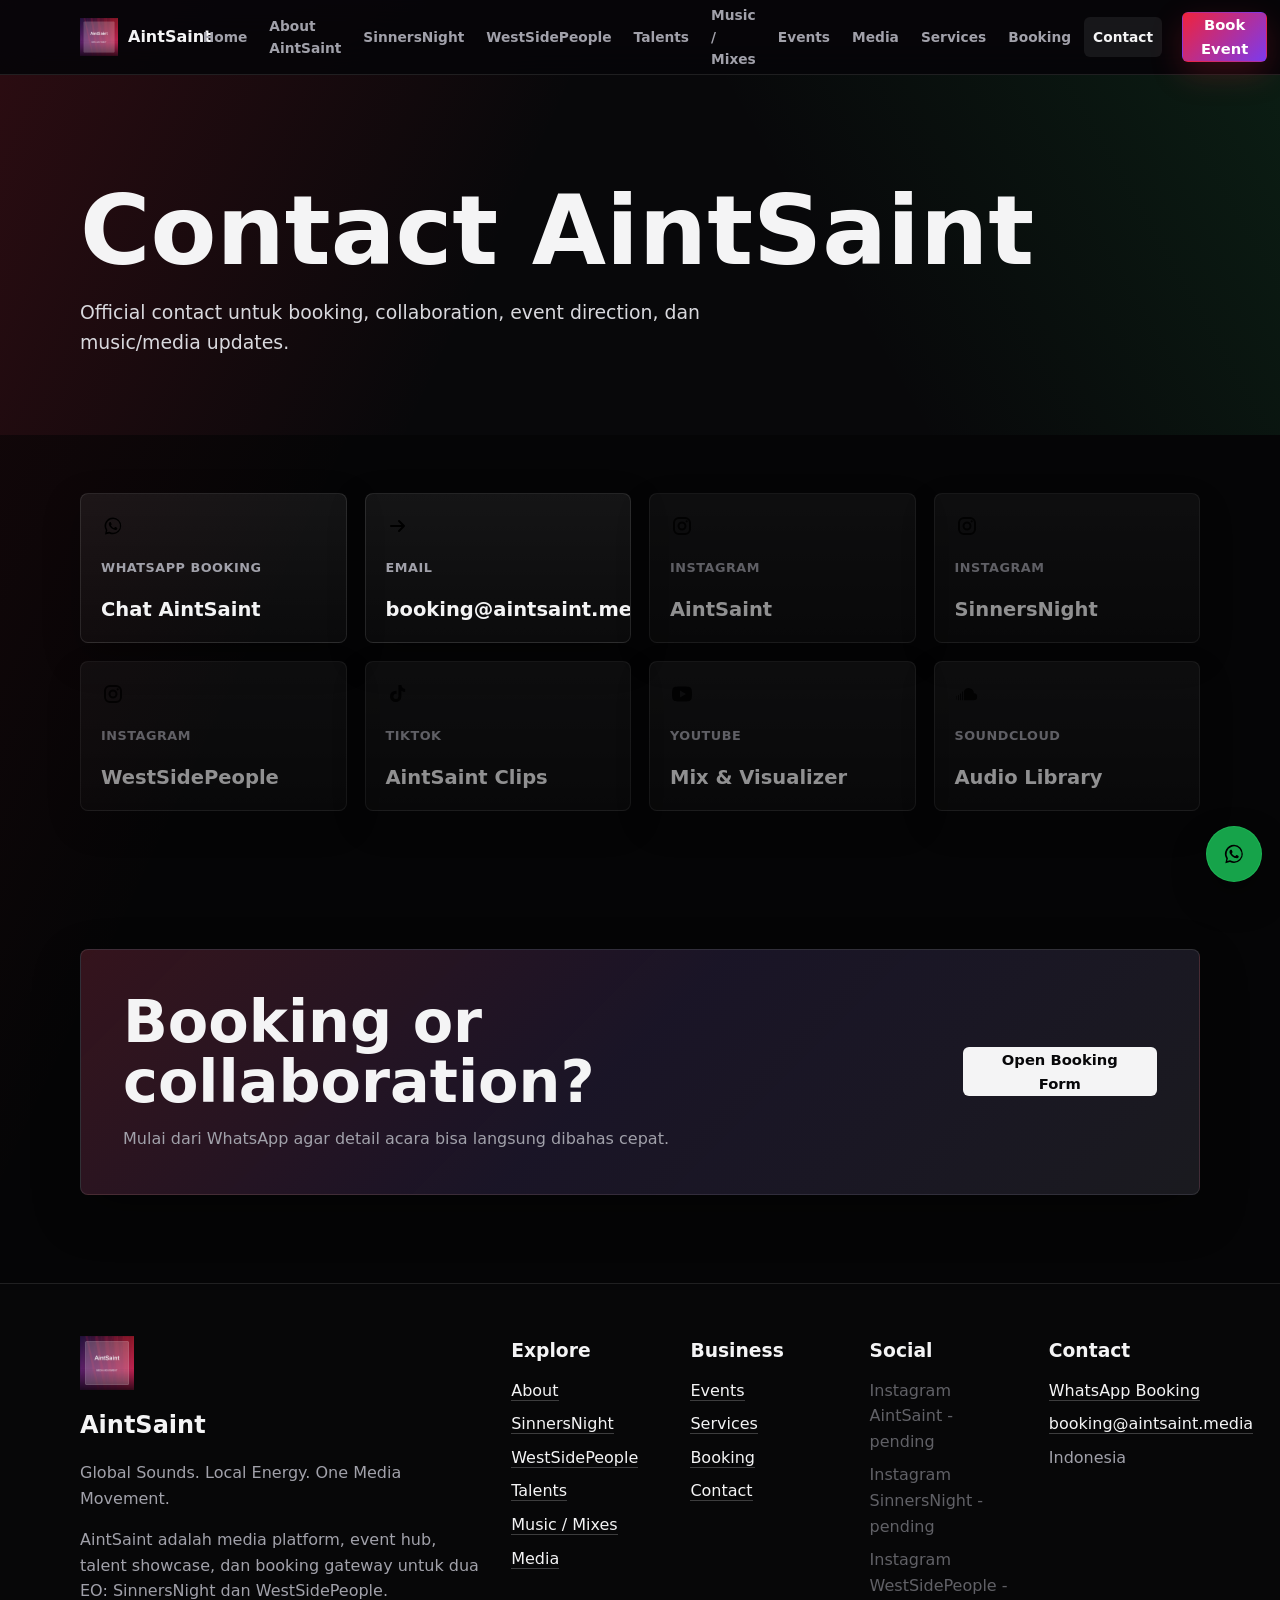
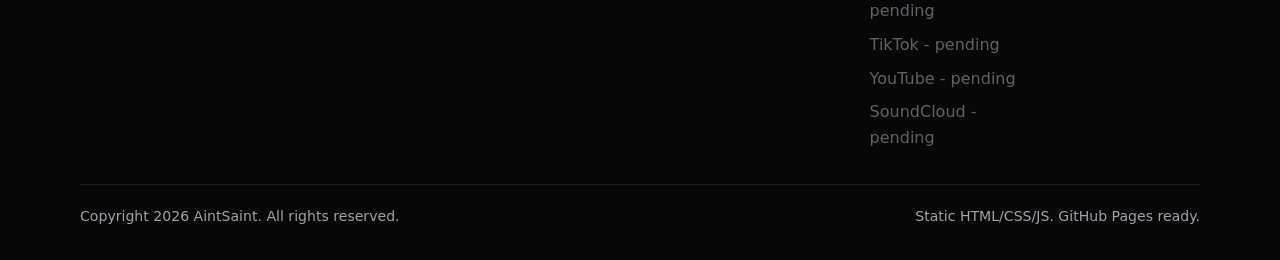
<file: contact.html>
﻿<!doctype html>
<html lang="id">
  <head>
    <meta charset="utf-8">
    <meta name="viewport" content="width=device-width, initial-scale=1">
    <title>Contact AintSaint</title>
    <meta name="description" content="Kontak resmi AintSaint untuk booking WhatsApp, email, Instagram, TikTok, YouTube, dan SoundCloud.">
    <meta property="og:title" content="Contact AintSaint">
    <meta property="og:description" content="Hubungi AintSaint untuk booking talent, event, dan collaboration.">
    <meta property="og:image" content="assets/img/hero/home-hero.jpg">
    <link rel="icon" href="assets/img/logos/aintsaint-logo.png">
    <link rel="stylesheet" href="assets/css/style.css">
    <link rel="stylesheet" href="assets/css/animations.css">
    <link rel="stylesheet" href="assets/css/responsive.css">
  </head>
  <body data-page="contact">
    <div id="site-header"></div>
    <main>
      <section class="hero hero--subpage">
        <div class="container hero__simple reveal">
          <h1>Contact AintSaint</h1>
          <p>Official contact untuk booking, collaboration, event direction, dan music/media updates.</p>
        </div>
      </section>

      <section class="section section--tight">
        <div class="container">
          <div class="contact-grid">
            <a class="contact-card" href="#" data-whatsapp-link>
              <img src="assets/icons/whatsapp.svg" alt="">
              <span>WhatsApp Booking</span>
              <strong>Chat AintSaint</strong>
            </a>
            <a class="contact-card" href="mailto:booking@aintsaint.media" data-setting-email>
              <img src="assets/icons/arrow.svg" alt="">
              <span>Email</span>
              <strong>booking@aintsaint.media</strong>
            </a>
            <a class="contact-card" data-setting-instagram-aintsaint>
              <img src="assets/icons/instagram.svg" alt="">
              <span>Instagram</span>
              <strong>AintSaint</strong>
            </a>
            <a class="contact-card" data-setting-instagram-sinners>
              <img src="assets/icons/instagram.svg" alt="">
              <span>Instagram</span>
              <strong>SinnersNight</strong>
            </a>
            <a class="contact-card" data-setting-instagram-westside>
              <img src="assets/icons/instagram.svg" alt="">
              <span>Instagram</span>
              <strong>WestSidePeople</strong>
            </a>
            <a class="contact-card" data-setting-tiktok>
              <img src="assets/icons/tiktok.svg" alt="">
              <span>TikTok</span>
              <strong>AintSaint Clips</strong>
            </a>
            <a class="contact-card" data-setting-youtube>
              <img src="assets/icons/youtube.svg" alt="">
              <span>YouTube</span>
              <strong>Mix &amp; Visualizer</strong>
            </a>
            <a class="contact-card" data-setting-soundcloud>
              <img src="assets/icons/soundcloud.svg" alt="">
              <span>SoundCloud</span>
              <strong>Audio Library</strong>
            </a>
          </div>
        </div>
      </section>

      <section class="section section--cta">
        <div class="container cta-band reveal">
          <div>
            <h2>Booking or collaboration?</h2>
            <p>Mulai dari WhatsApp agar detail acara bisa langsung dibahas cepat.</p>
          </div>
          <a class="btn btn-light" href="booking.html">Open Booking Form</a>
        </div>
      </section>
    </main>
    <div id="site-footer"></div>
    <a class="floating-whatsapp" href="booking.html" aria-label="Chat WhatsApp AintSaint" data-whatsapp-link><img src="assets/icons/whatsapp.svg" alt=""></a>
    <script src="assets/js/data-loader.js"></script>
    <script src="assets/js/utils.js"></script>
    <script src="assets/js/main.js"></script>
  </body>
</html>
</file>
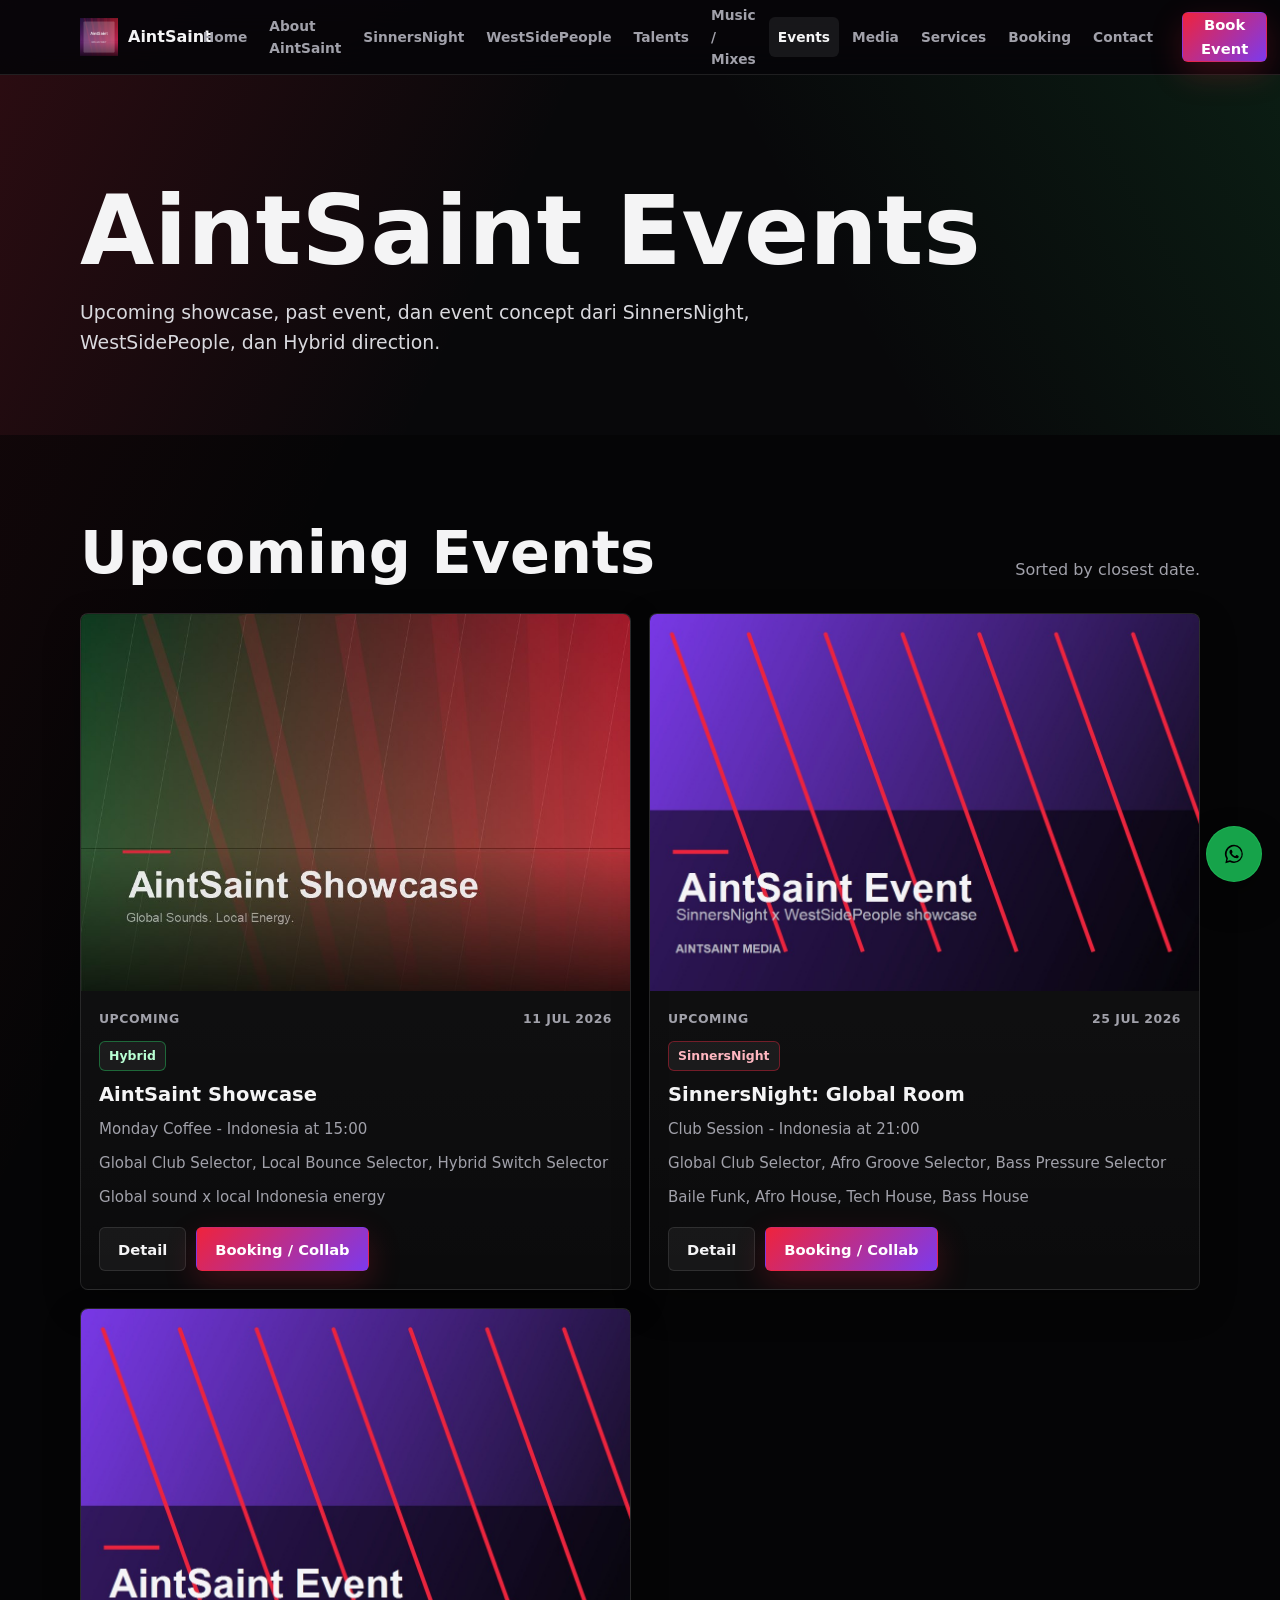
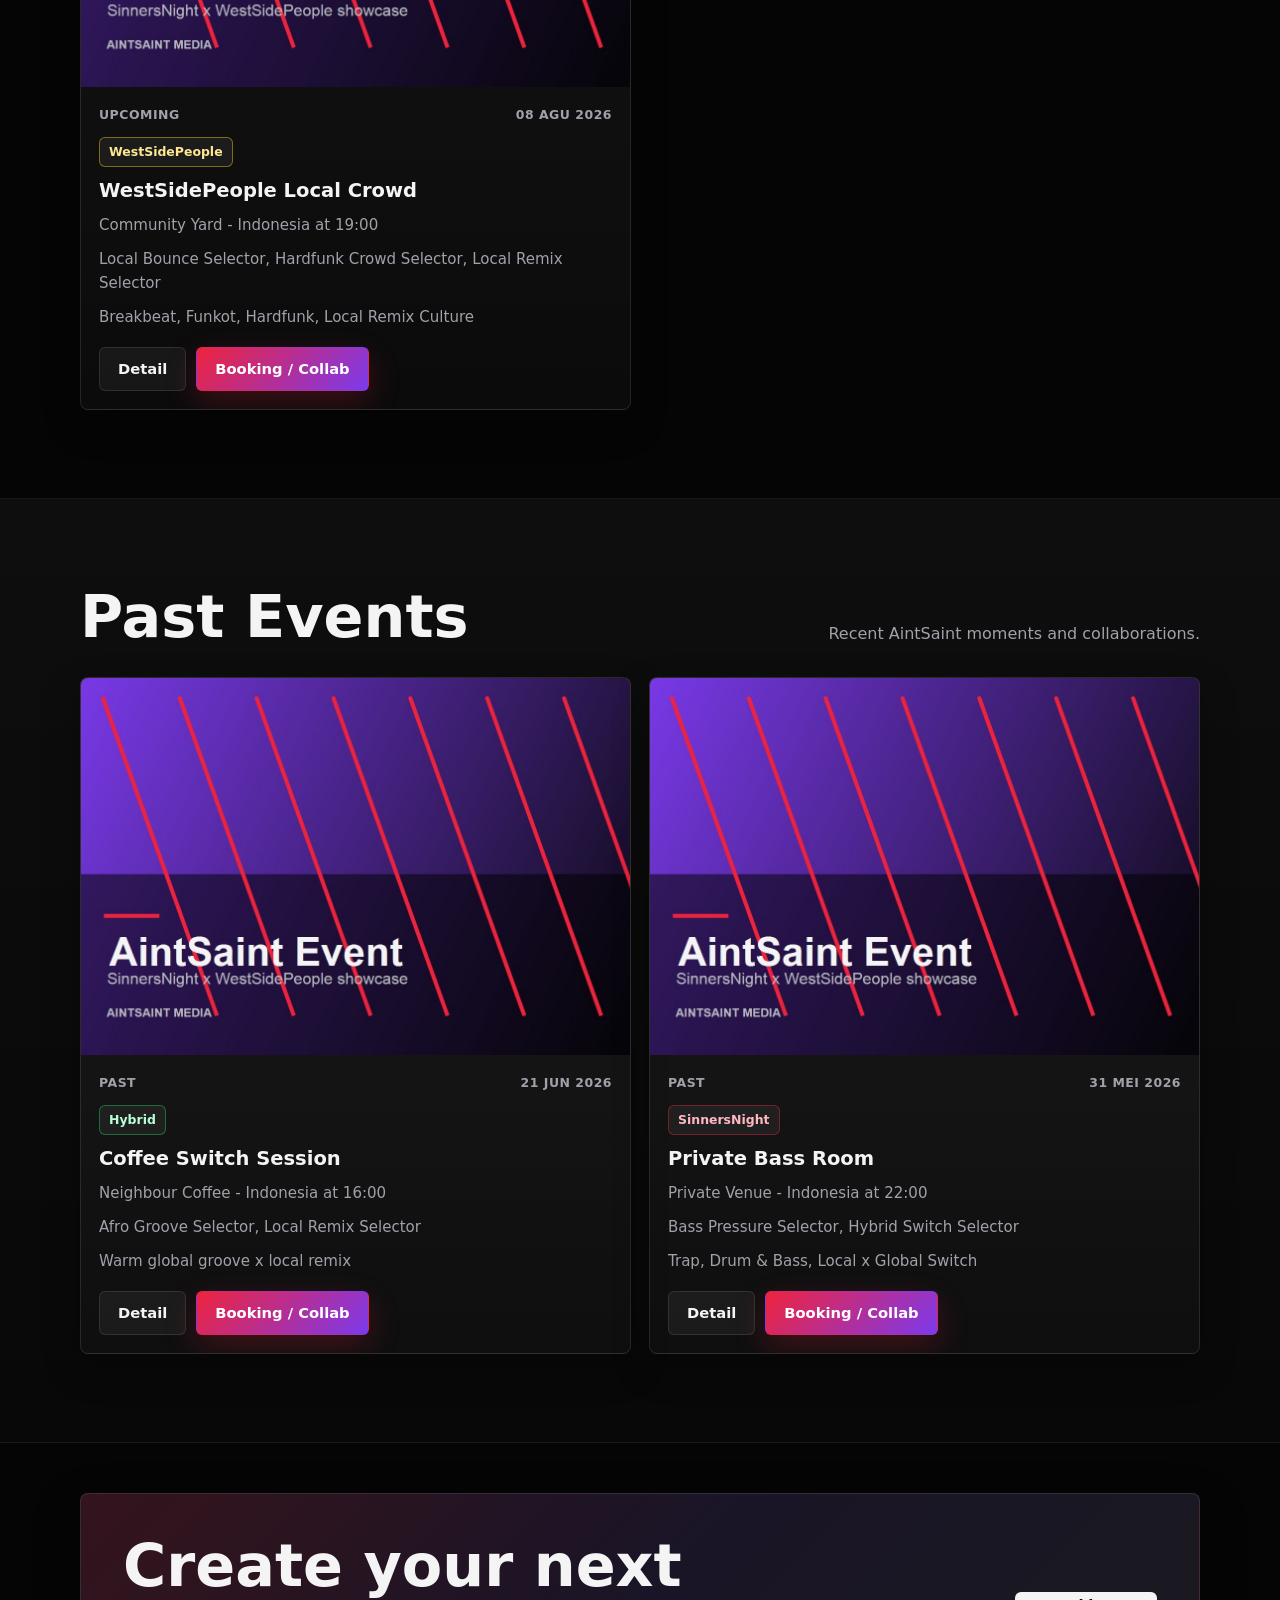
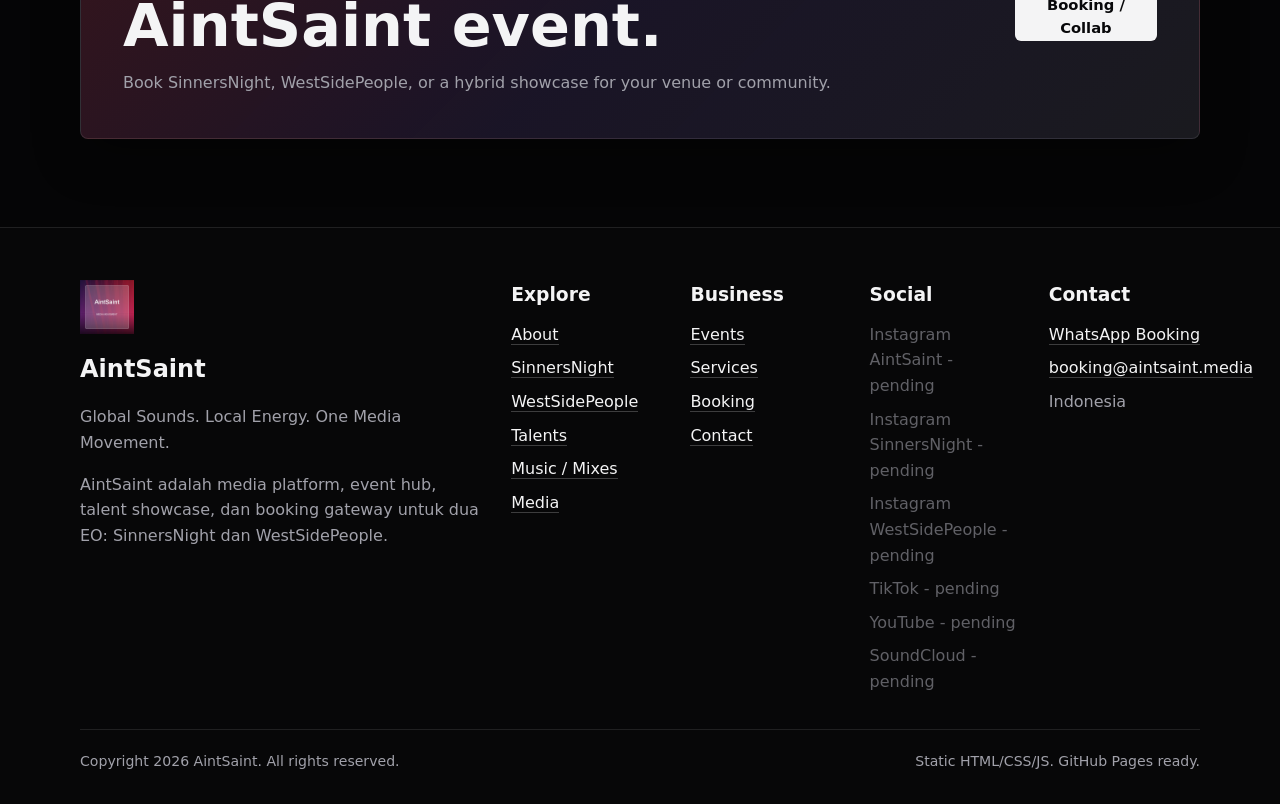
<file: events.html>
﻿<!doctype html>
<html lang="id">
  <head>
    <meta charset="utf-8">
    <meta name="viewport" content="width=device-width, initial-scale=1">
    <title>AintSaint Events</title>
    <meta name="description" content="Upcoming dan past event AintSaint, SinnersNight, WestSidePeople, dan Hybrid showcase.">
    <meta property="og:title" content="AintSaint Events">
    <meta property="og:description" content="Event card dari JSON dengan poster, lineup, venue, date, dan booking CTA.">
    <meta property="og:image" content="assets/img/events/event-001.jpg">
    <link rel="icon" href="assets/img/logos/aintsaint-logo.png">
    <link rel="stylesheet" href="assets/css/style.css">
    <link rel="stylesheet" href="assets/css/animations.css">
    <link rel="stylesheet" href="assets/css/responsive.css">
  </head>
  <body data-page="events">
    <div id="site-header"></div>
    <main>
      <section class="hero hero--subpage">
        <div class="container hero__simple reveal">
          <h1>AintSaint Events</h1>
          <p>Upcoming showcase, past event, dan event concept dari SinnersNight, WestSidePeople, dan Hybrid direction.</p>
        </div>
      </section>

      <section class="section">
        <div class="container">
          <div class="section-header">
            <h2>Upcoming Events</h2>
            <p>Sorted by closest date.</p>
          </div>
          <div id="upcoming-events" class="event-grid"></div>
        </div>
      </section>

      <section class="section section--soft">
        <div class="container">
          <div class="section-header">
            <h2>Past Events</h2>
            <p>Recent AintSaint moments and collaborations.</p>
          </div>
          <div id="past-events" class="event-grid"></div>
        </div>
      </section>

      <section class="section section--cta">
        <div class="container cta-band reveal">
          <div>
            <h2>Create your next AintSaint event.</h2>
            <p>Book SinnersNight, WestSidePeople, or a hybrid showcase for your venue or community.</p>
          </div>
          <a class="btn btn-light" href="booking.html">Booking / Collab</a>
        </div>
      </section>
    </main>
    <div class="modal" id="event-modal" aria-hidden="true">
      <div class="modal__panel" role="dialog" aria-modal="true" aria-labelledby="event-modal-title">
        <button class="modal__close" type="button" data-close-modal aria-label="Close event detail">Close</button>
        <div id="event-modal-content"></div>
      </div>
    </div>
    <div id="site-footer"></div>
    <a class="floating-whatsapp" href="booking.html" aria-label="Chat WhatsApp AintSaint" data-whatsapp-link><img src="assets/icons/whatsapp.svg" alt=""></a>
    <script src="assets/js/data-loader.js"></script>
    <script src="assets/js/utils.js"></script>
    <script src="assets/js/main.js"></script>
    <script src="assets/js/render-events.js"></script>
  </body>
</html>
</file>
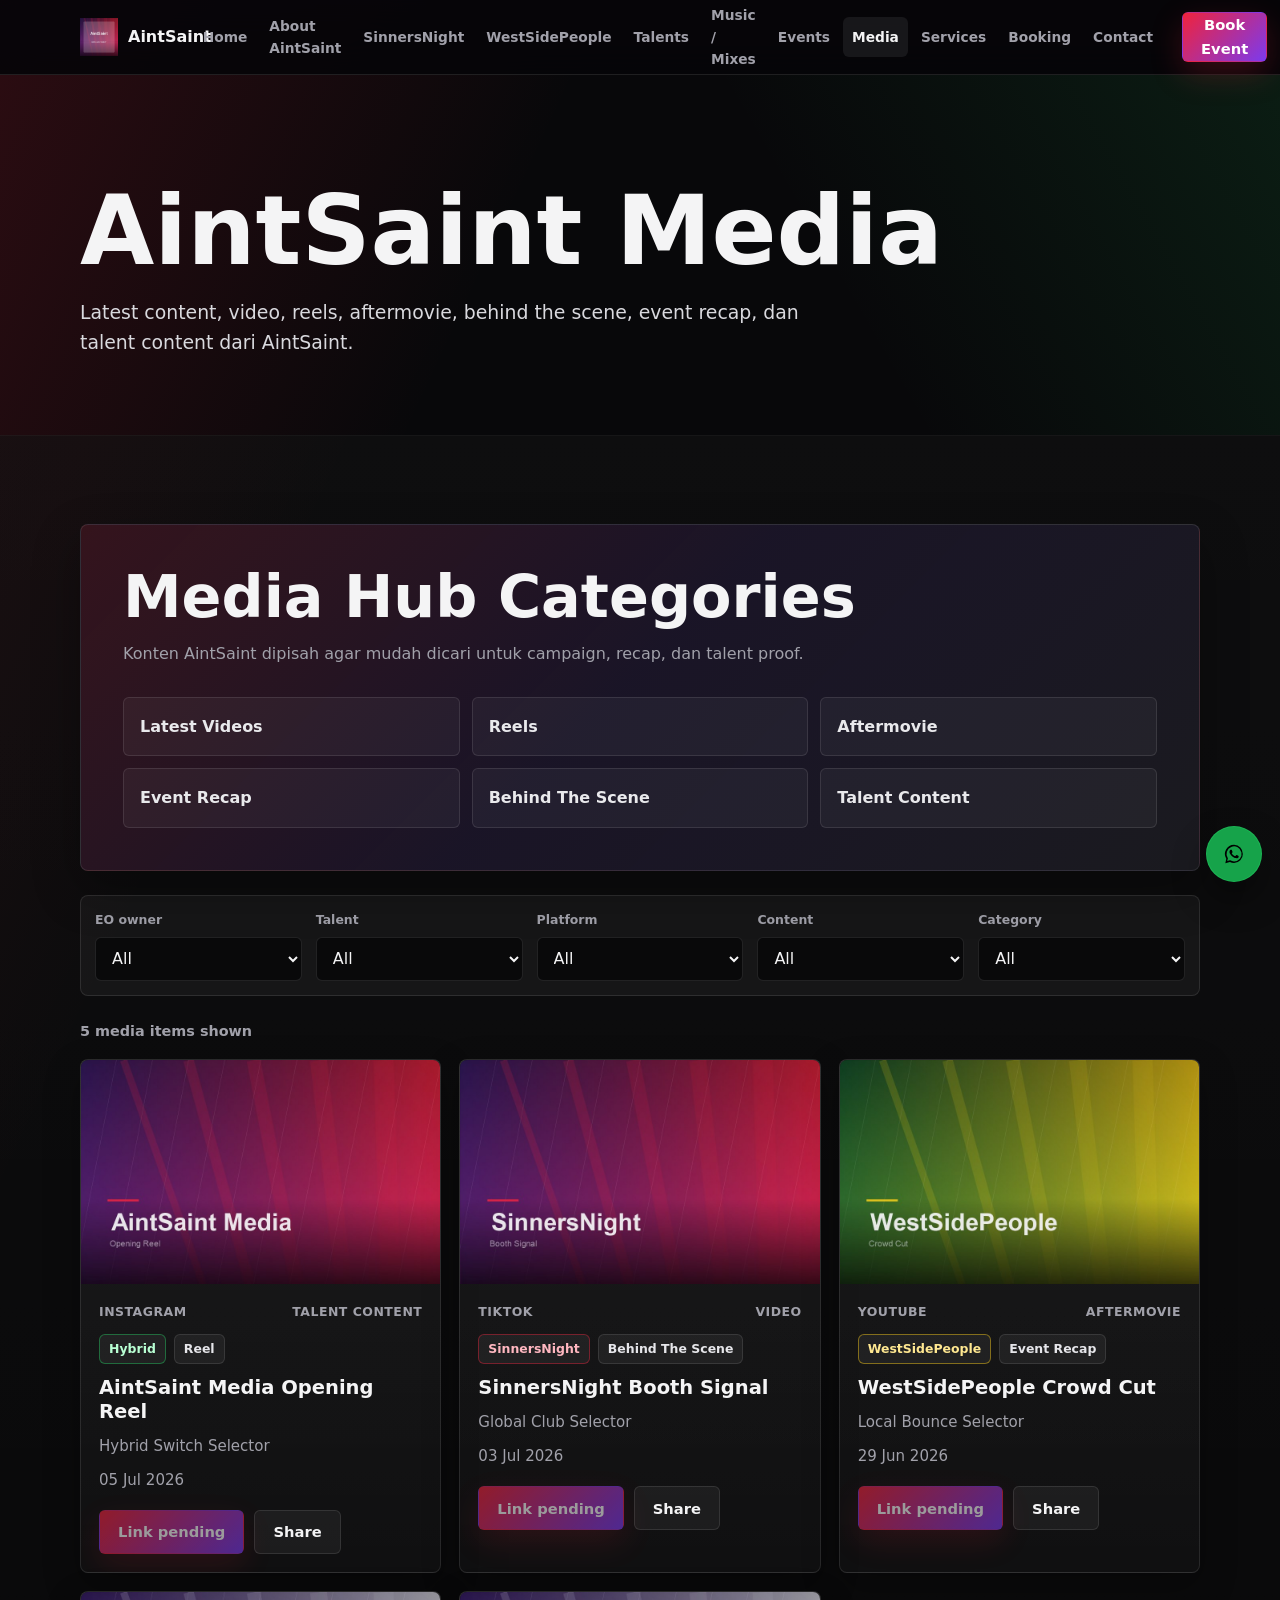
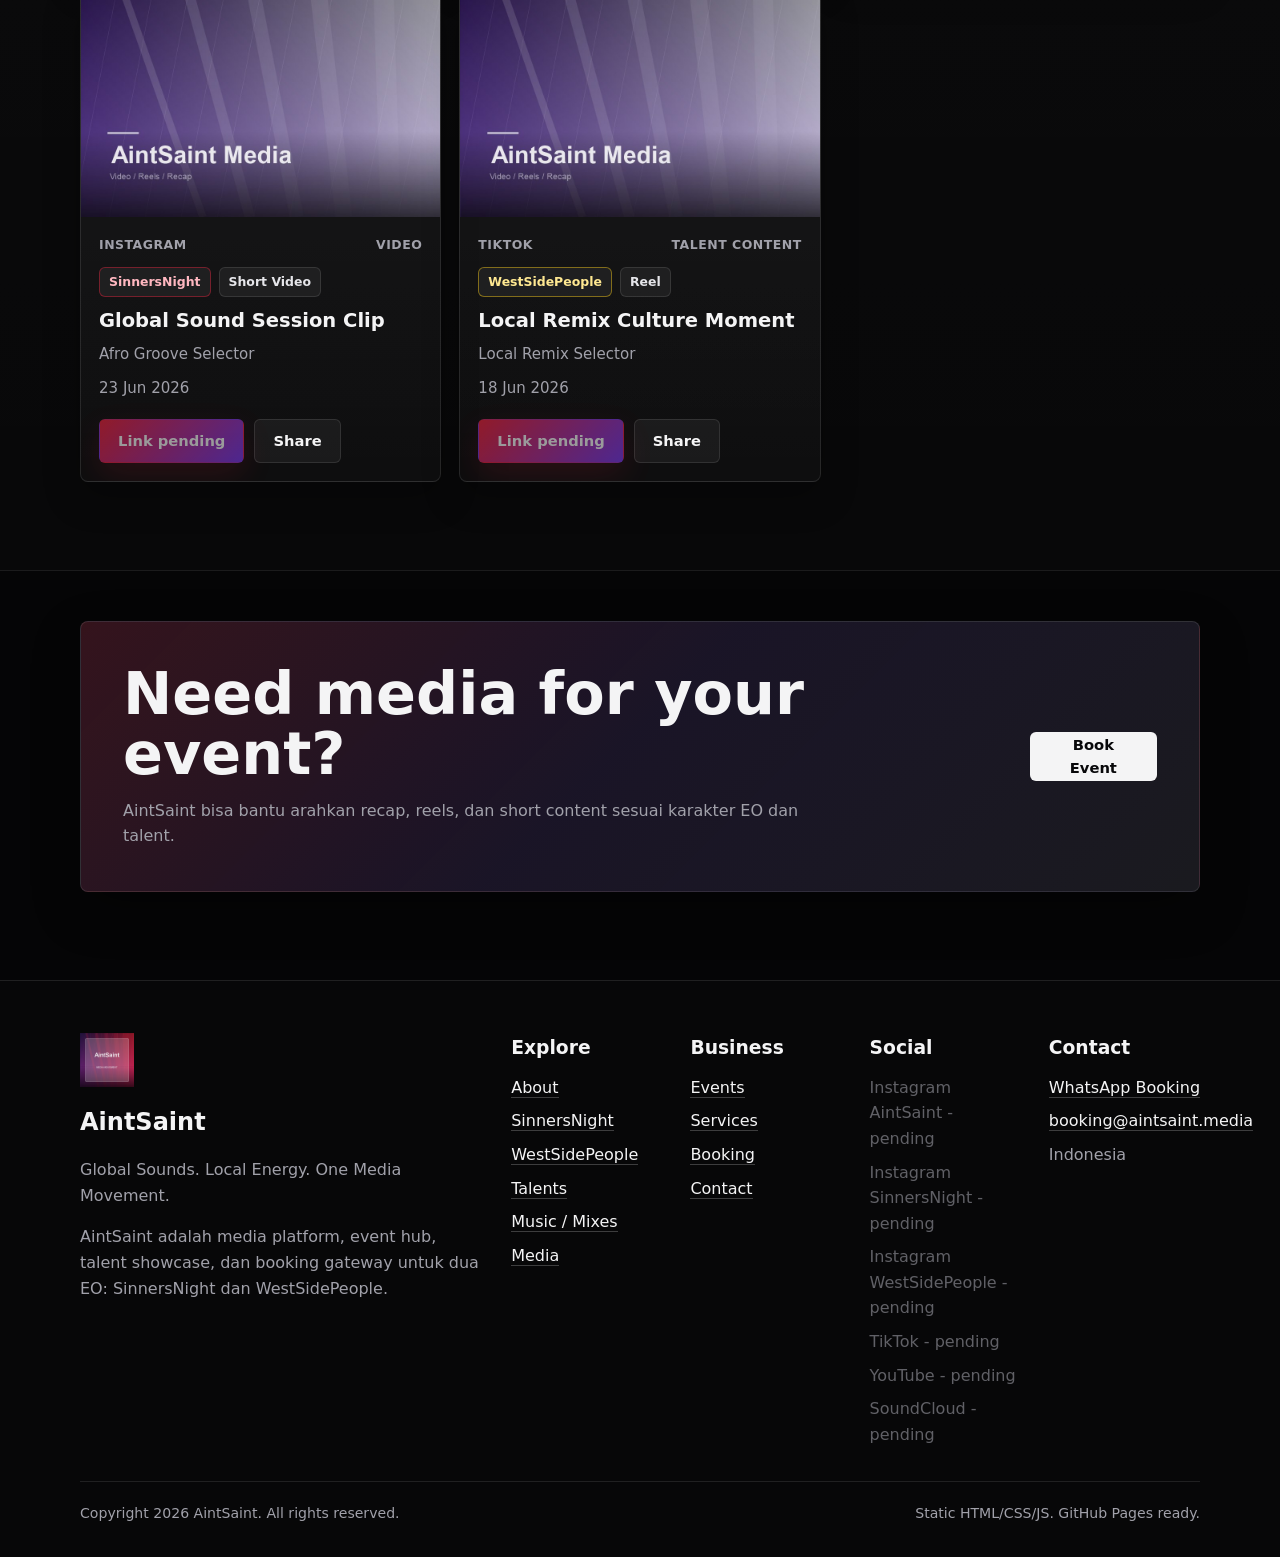
<file: media.html>
<!doctype html>
<html lang="id">
  <head>
    <meta charset="utf-8">
    <meta name="viewport" content="width=device-width, initial-scale=1">
    <title>AintSaint Media</title>
    <meta name="description" content="AintSaint Media menampilkan video, reels, aftermovie, behind the scene, event recap, dan talent content.">
    <meta property="og:title" content="AintSaint Media">
    <meta property="og:description" content="Media hub AintSaint untuk SinnersNight, WestSidePeople, dan talent content.">
    <meta property="og:image" content="assets/img/media/media-001.jpg">
    <link rel="icon" href="assets/img/logos/aintsaint-logo.png">
    <link rel="stylesheet" href="assets/css/style.css">
    <link rel="stylesheet" href="assets/css/animations.css">
    <link rel="stylesheet" href="assets/css/responsive.css">
  </head>
  <body data-page="media">
    <div id="site-header"></div>
    <main>
      <section class="hero hero--subpage">
        <div class="container hero__simple reveal">
          <h1>AintSaint Media</h1>
          <p>Latest content, video, reels, aftermovie, behind the scene, event recap, dan talent content dari AintSaint.</p>
        </div>
      </section>

      <section class="section section--soft">
        <div class="container">
          <div class="feature-band reveal media-categories">
            <div class="section-header">
              <div>
                <h2>Media Hub Categories</h2>
                <p>Konten AintSaint dipisah agar mudah dicari untuk campaign, recap, dan talent proof.</p>
              </div>
            </div>
            <div class="reason-grid">
              <div>Latest Videos</div>
              <div>Reels</div>
              <div>Aftermovie</div>
              <div>Event Recap</div>
              <div>Behind The Scene</div>
              <div>Talent Content</div>
            </div>
          </div>
          <form class="filter-bar filter-bar--mixes" id="media-filter-form">
            <label>
              <span>EO owner</span>
              <select id="filter-media-eo">
                <option value="All">All</option>
                <option value="Hybrid">AintSaint</option>
                <option value="SinnersNight">SinnersNight</option>
                <option value="WestSidePeople">WestSidePeople</option>
              </select>
            </label>
            <label>
              <span>Talent</span>
              <select id="filter-media-talent">
                <option value="All">All</option>
              </select>
            </label>
            <label>
              <span>Platform</span>
              <select id="filter-media-platform">
                <option value="All">All</option>
                <option value="YouTube">YouTube</option>
                <option value="SoundCloud">SoundCloud</option>
                <option value="TikTok">TikTok</option>
                <option value="Instagram">Instagram</option>
              </select>
            </label>
            <label>
              <span>Content</span>
              <select id="filter-media-type">
                <option value="All">All</option>
                <option value="Reel">Reel</option>
                <option value="Short Video">Short Video</option>
                <option value="Event Recap">Event Recap</option>
                <option value="Behind The Scene">Behind The Scene</option>
              </select>
            </label>
            <label>
              <span>Category</span>
              <select id="filter-media-category">
                <option value="All">All</option>
                <option value="Video">Video</option>
                <option value="Reels">Reels</option>
                <option value="Aftermovie">Aftermovie</option>
                <option value="Talent Content">Talent Content</option>
              </select>
            </label>
          </form>
          <div id="media-results-count" class="result-count"></div>
          <div id="media-grid" class="mix-grid"></div>
        </div>
      </section>

      <section class="section section--cta">
        <div class="container cta-band reveal">
          <div>
            <h2>Need media for your event?</h2>
            <p>AintSaint bisa bantu arahkan recap, reels, dan short content sesuai karakter EO dan talent.</p>
          </div>
          <a class="btn btn-light" href="booking.html">Book Event</a>
        </div>
      </section>
    </main>
    <div id="site-footer"></div>
    <a class="floating-whatsapp" href="booking.html" aria-label="Chat WhatsApp AintSaint" data-whatsapp-link><img src="assets/icons/whatsapp.svg" alt=""></a>
    <script src="assets/js/data-loader.js"></script>
    <script src="assets/js/utils.js"></script>
    <script src="assets/js/main.js"></script>
    <script src="assets/js/render-media.js"></script>
  </body>
</html>
</file>
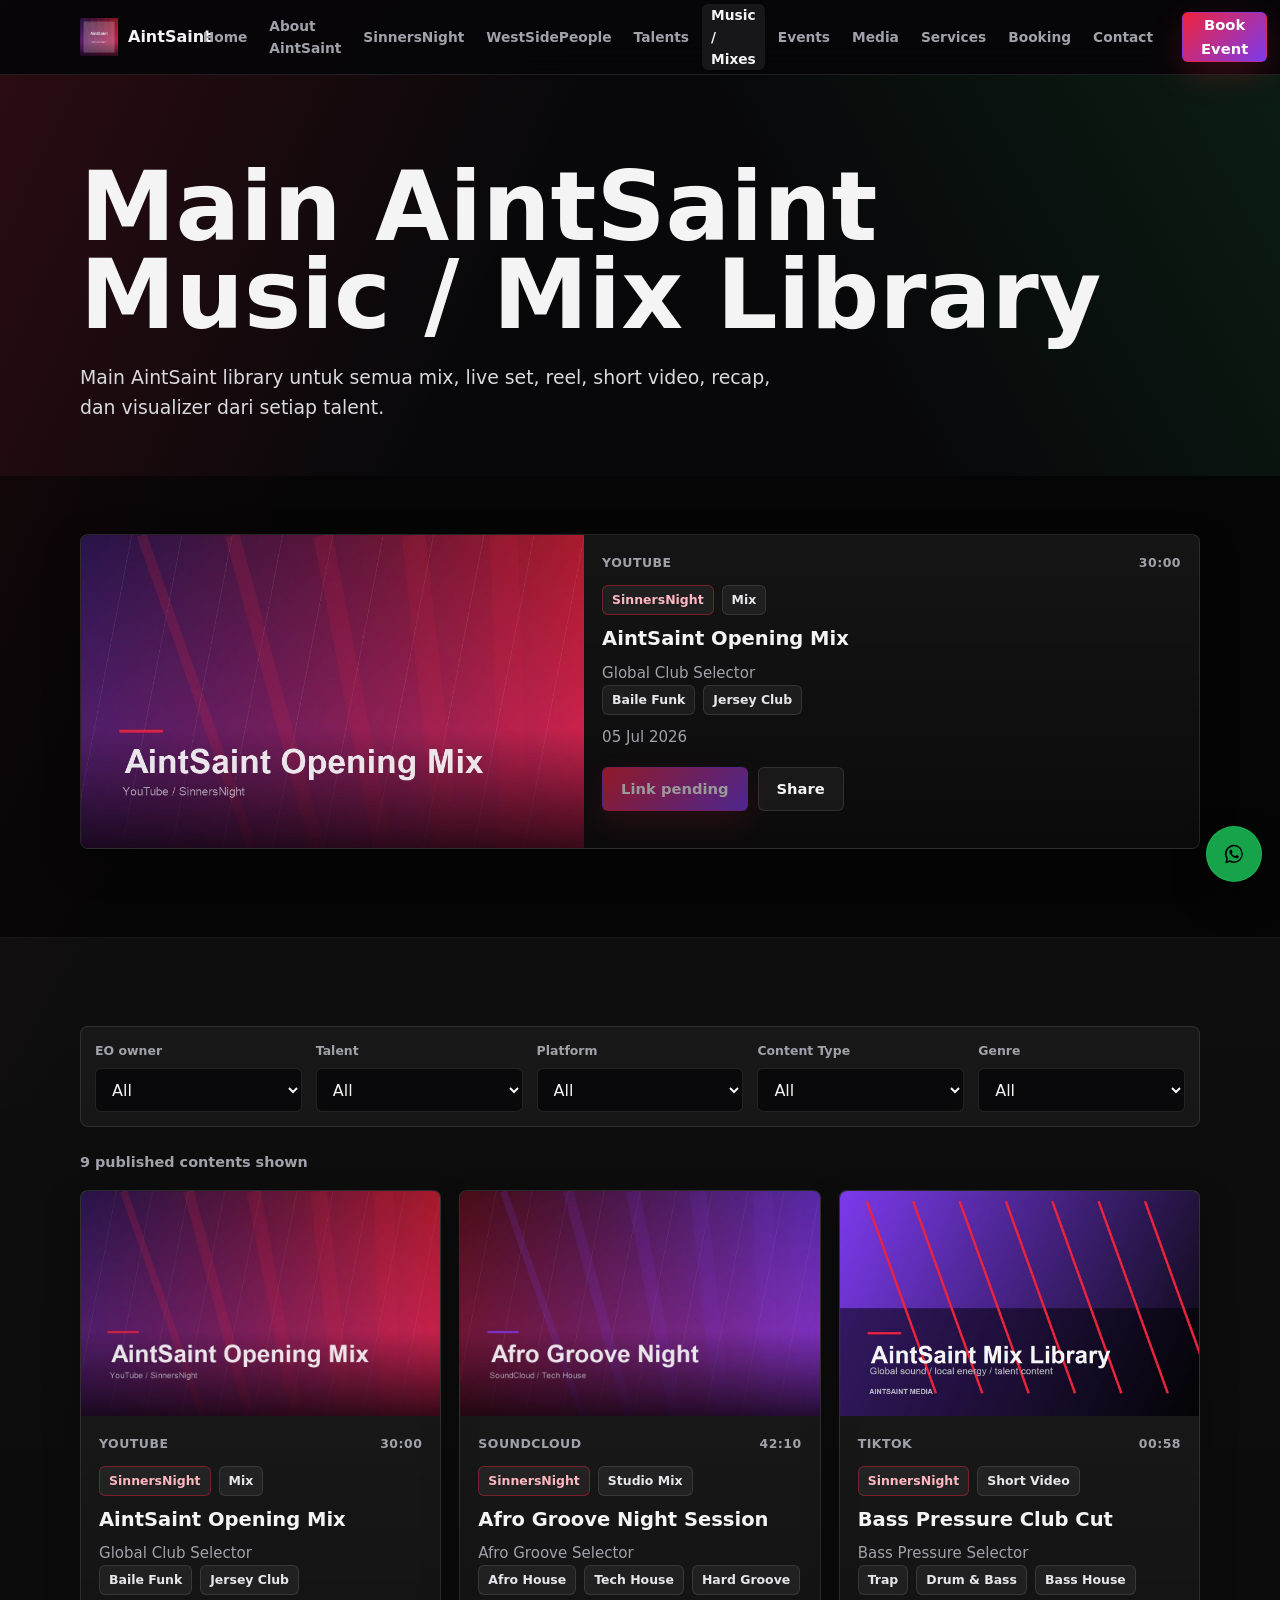
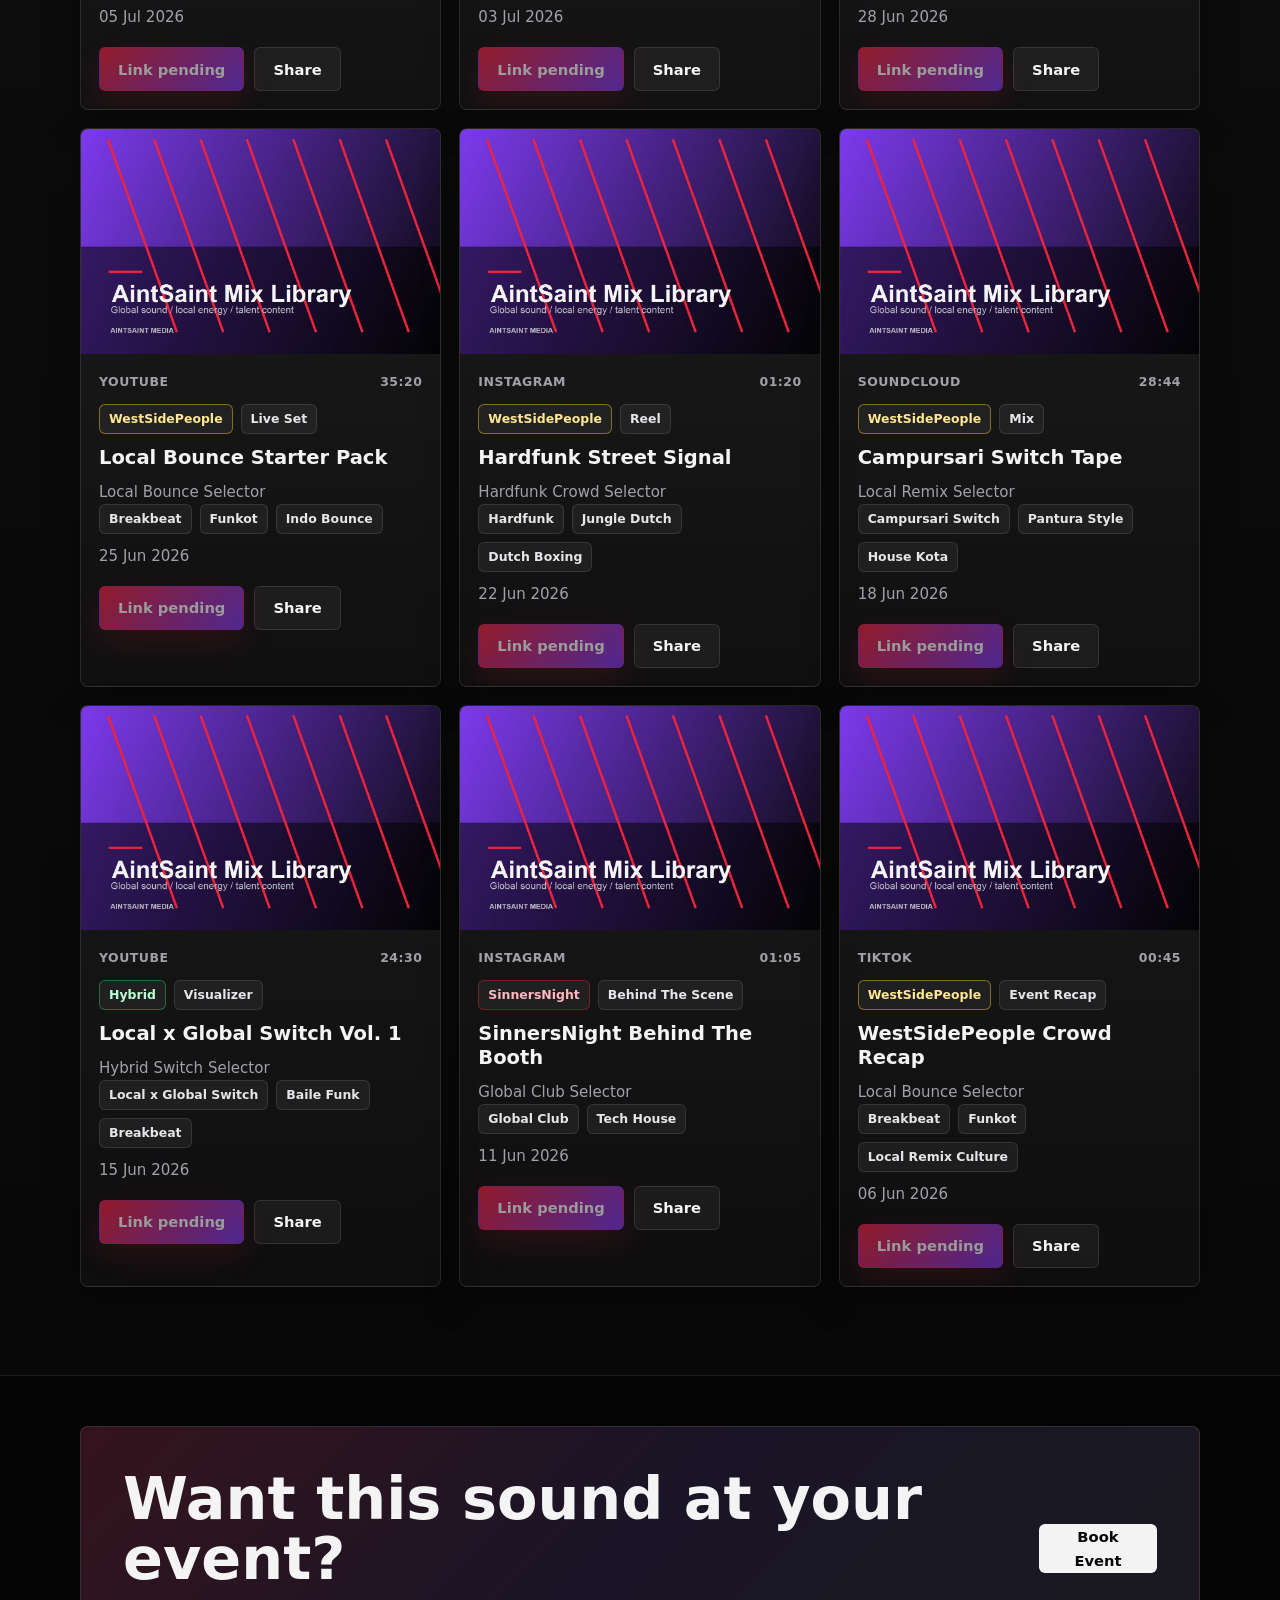
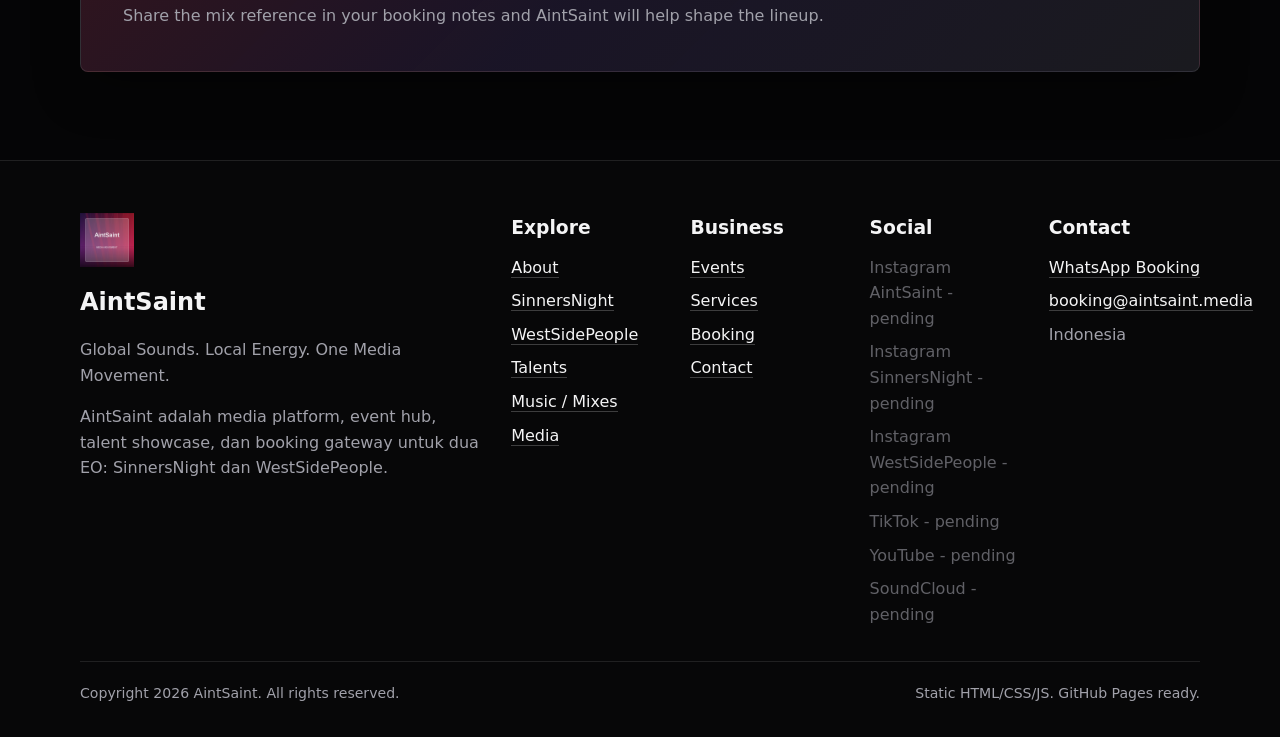
<file: mixes.html>
﻿<!doctype html>
<html lang="id">
  <head>
    <meta charset="utf-8">
    <meta name="viewport" content="width=device-width, initial-scale=1">
    <title>AintSaint Music / Mix Library</title>
    <meta name="description" content="Main AintSaint Music / Mix Library dengan filter EO owner, talent, platform, content type, dan genre.">
    <meta property="og:title" content="AintSaint Music / Mix Library">
    <meta property="og:description" content="Explore published mixes, live set, short video, reel, recap, dan visualizer AintSaint.">
    <meta property="og:image" content="assets/img/mixes/mix-001.jpg">
    <link rel="icon" href="assets/img/logos/aintsaint-logo.png">
    <link rel="stylesheet" href="assets/css/style.css">
    <link rel="stylesheet" href="assets/css/animations.css">
    <link rel="stylesheet" href="assets/css/responsive.css">
  </head>
  <body data-page="mixes">
    <div id="site-header"></div>
    <main>
      <section class="hero hero--subpage">
        <div class="container hero__simple reveal">
          <h1>Main AintSaint Music / Mix Library</h1>
          <p>Main AintSaint library untuk semua mix, live set, reel, short video, recap, dan visualizer dari setiap talent.</p>
        </div>
      </section>

      <section class="section section--tight">
        <div class="container">
          <div id="featured-mix" class="featured-mix"></div>
        </div>
      </section>

      <section class="section section--soft">
        <div class="container">
          <form class="filter-bar filter-bar--mixes" id="mix-filter-form">
            <label>
              <span>EO owner</span>
              <select id="filter-eo">
                <option value="All">All</option>
                <option value="SinnersNight">SinnersNight</option>
                <option value="WestSidePeople">WestSidePeople</option>
                <option value="Hybrid">Hybrid</option>
              </select>
            </label>
            <label>
              <span>Talent</span>
              <select id="filter-talent">
                <option value="All">All</option>
              </select>
            </label>
            <label>
              <span>Platform</span>
              <select id="filter-platform">
                <option value="All">All</option>
                <option value="YouTube">YouTube</option>
                <option value="SoundCloud">SoundCloud</option>
                <option value="TikTok">TikTok</option>
                <option value="Instagram">Instagram</option>
              </select>
            </label>
            <label>
              <span>Content Type</span>
              <select id="filter-type">
                <option value="All">All</option>
                <option value="Mix">Mix</option>
                <option value="Live Set">Live Set</option>
                <option value="Studio Mix">Studio Mix</option>
                <option value="Reel">Reel</option>
                <option value="Short Video">Short Video</option>
                <option value="Event Recap">Event Recap</option>
                <option value="Behind The Scene">Behind The Scene</option>
                <option value="Visualizer">Visualizer</option>
              </select>
            </label>
            <label>
              <span>Genre</span>
              <select id="filter-genre">
                <option value="All">All</option>
                <option value="Baile Funk">Baile Funk</option>
                <option value="Afro House">Afro House</option>
                <option value="Tech House">Tech House</option>
                <option value="Jersey Club">Jersey Club</option>
                <option value="Bass House">Bass House</option>
                <option value="Trap">Trap</option>
                <option value="Drum & Bass">Drum &amp; Bass</option>
                <option value="Breakbeat">Breakbeat</option>
                <option value="Funkot">Funkot</option>
                <option value="Hardfunk">Hardfunk</option>
                <option value="Indo Bounce">Indo Bounce</option>
                <option value="BKB">BKB</option>
                <option value="BLB">BLB</option>
                <option value="Jungle Dutch">Jungle Dutch</option>
                <option value="Dutch Boxing">Dutch Boxing</option>
                <option value="Campursari Switch">Campursari Switch</option>
                <option value="Local x Global Switch">Local x Global Switch</option>
              </select>
            </label>
          </form>
          <div id="mix-results-count" class="result-count"></div>
          <div id="mix-grid" class="mix-grid"></div>
        </div>
      </section>

      <section class="section section--cta">
        <div class="container cta-band reveal">
          <div>
            <h2>Want this sound at your event?</h2>
            <p>Share the mix reference in your booking notes and AintSaint will help shape the lineup.</p>
          </div>
          <a class="btn btn-light" href="booking.html">Book Event</a>
        </div>
      </section>
    </main>
    <div id="site-footer"></div>
    <a class="floating-whatsapp" href="booking.html" aria-label="Chat WhatsApp AintSaint" data-whatsapp-link><img src="assets/icons/whatsapp.svg" alt=""></a>
    <script src="assets/js/data-loader.js"></script>
    <script src="assets/js/utils.js"></script>
    <script src="assets/js/main.js"></script>
    <script src="assets/js/render-mixes.js"></script>
  </body>
</html>
</file>
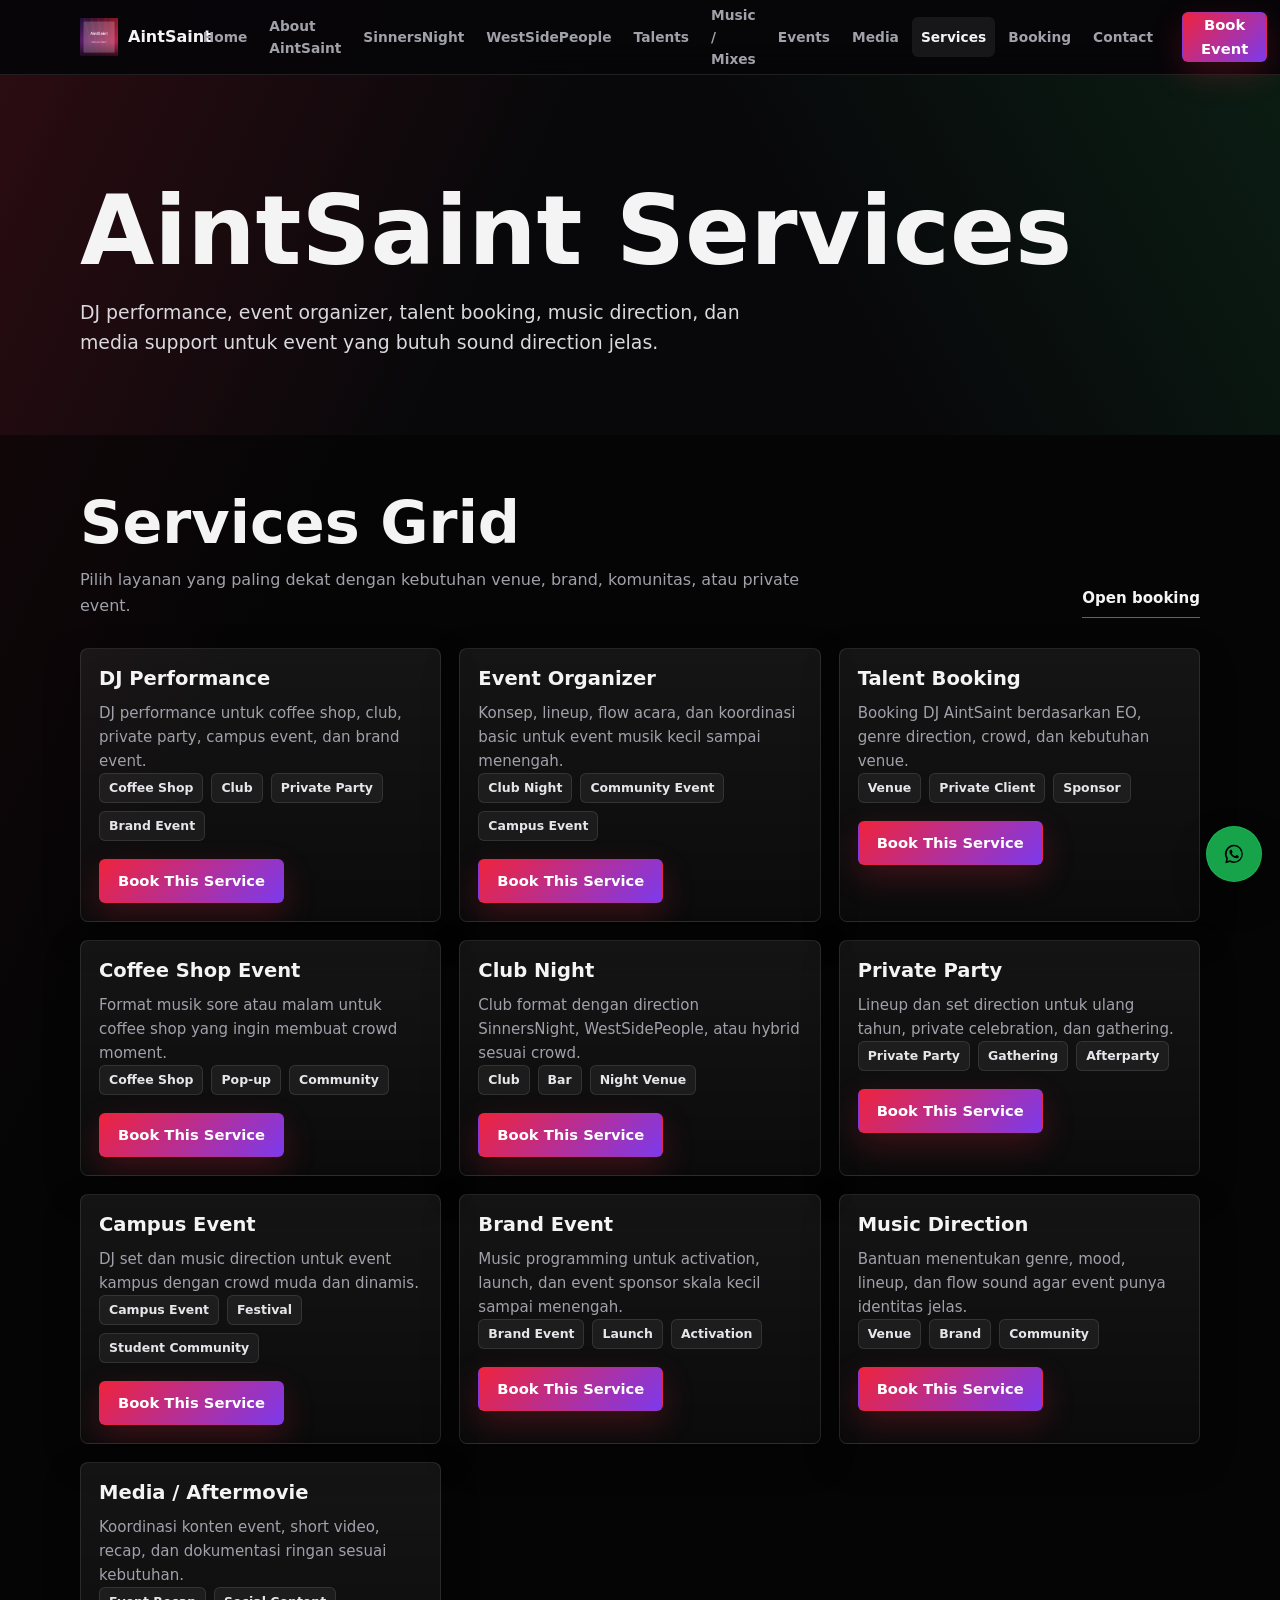
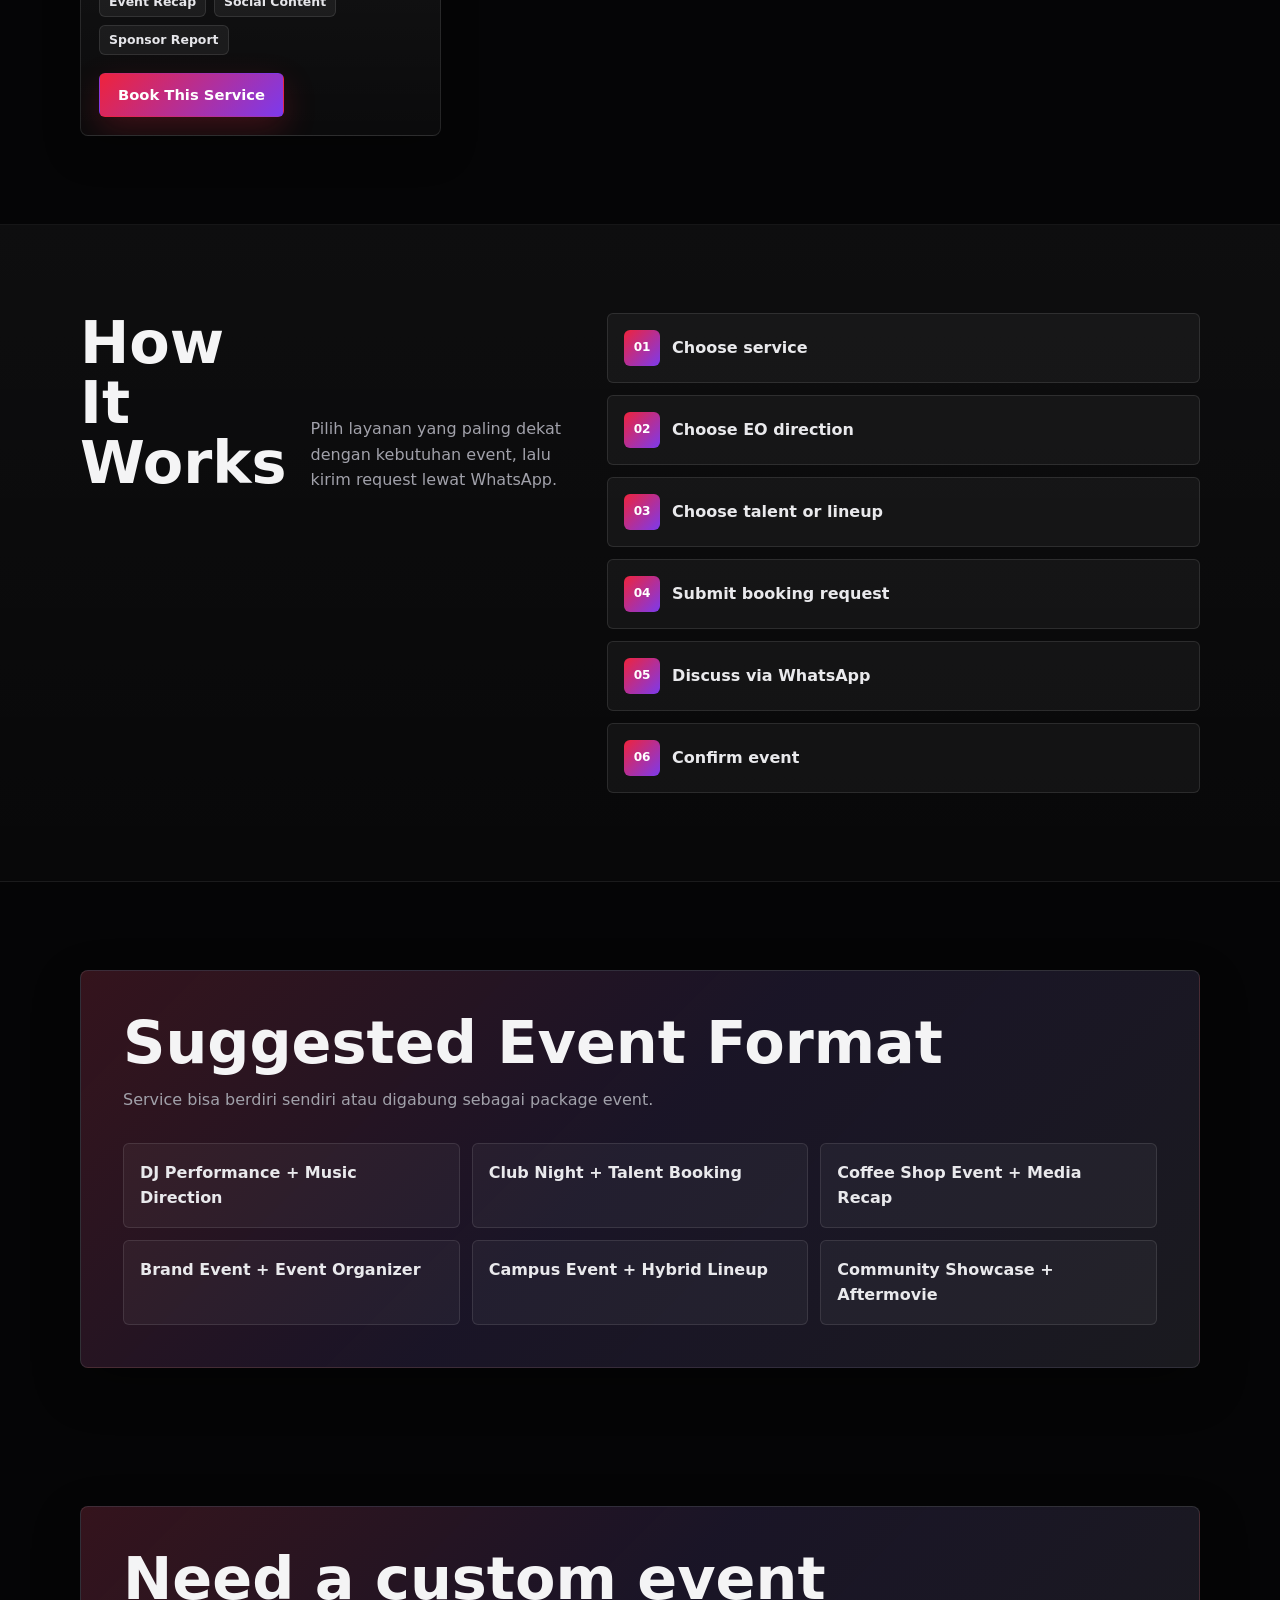
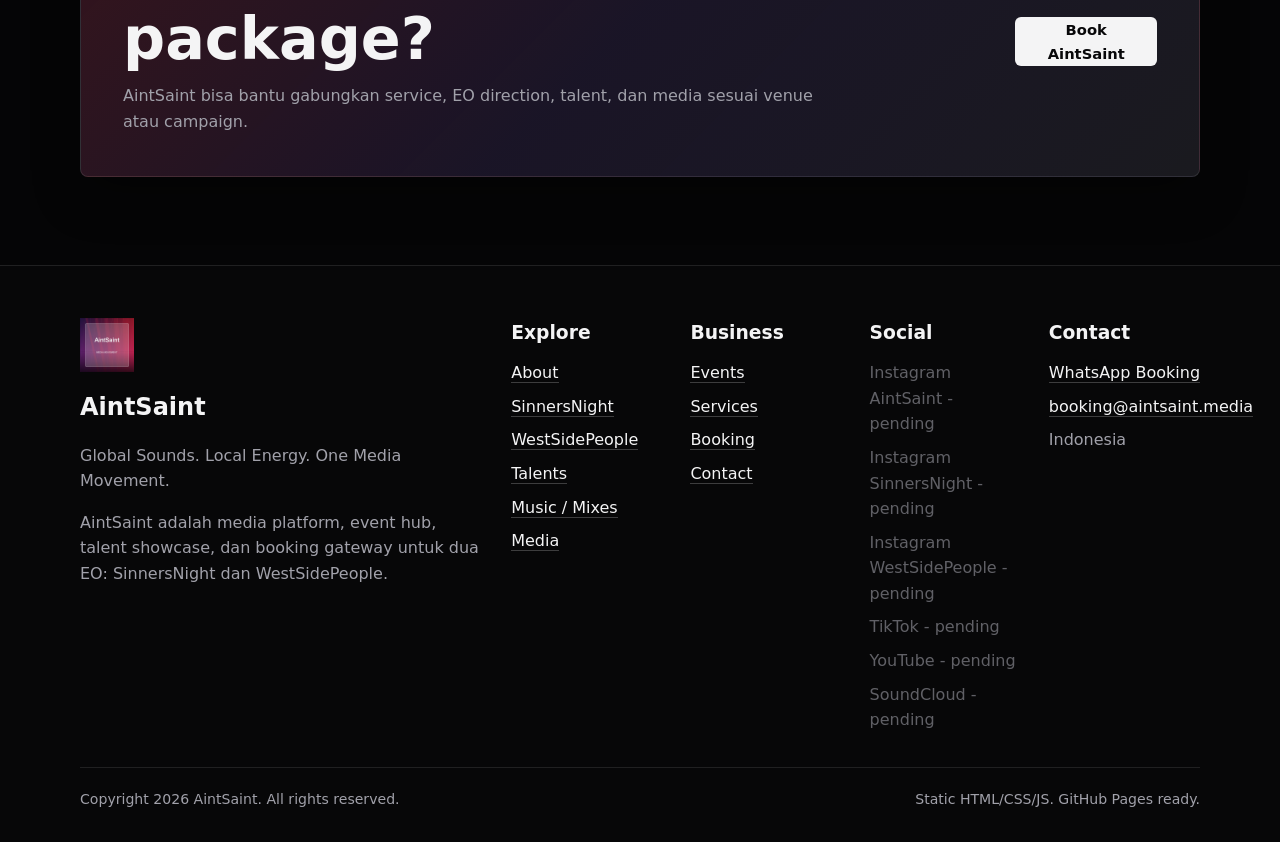
<file: services.html>
<!doctype html>
<html lang="id">
  <head>
    <meta charset="utf-8">
    <meta name="viewport" content="width=device-width, initial-scale=1">
    <title>AintSaint Services</title>
    <meta name="description" content="Layanan AintSaint untuk DJ performance, event organizer, talent booking, music direction, dan media aftermovie.">
    <meta property="og:title" content="AintSaint Services">
    <meta property="og:description" content="Pilih layanan AintSaint dan kirim request booking lewat WhatsApp.">
    <meta property="og:image" content="assets/img/hero/home-hero.jpg">
    <link rel="icon" href="assets/img/logos/aintsaint-logo.png">
    <link rel="stylesheet" href="assets/css/style.css">
    <link rel="stylesheet" href="assets/css/animations.css">
    <link rel="stylesheet" href="assets/css/responsive.css">
  </head>
  <body data-page="services">
    <div id="site-header"></div>
    <main>
      <section class="hero hero--subpage">
        <div class="container hero__simple reveal">
          <h1>AintSaint Services</h1>
          <p>DJ performance, event organizer, talent booking, music direction, dan media support untuk event yang butuh sound direction jelas.</p>
        </div>
      </section>

      <section class="section section--tight">
        <div class="container">
          <div class="section-header">
            <div>
              <h2>Services Grid</h2>
              <p>Pilih layanan yang paling dekat dengan kebutuhan venue, brand, komunitas, atau private event.</p>
            </div>
            <a class="text-link" href="booking.html">Open booking</a>
          </div>
          <div id="services-grid" class="service-grid"></div>
        </div>
      </section>

      <section class="section section--soft">
        <div class="container two-column">
          <div class="section-header reveal">
            <h2>How It Works</h2>
            <p>Pilih layanan yang paling dekat dengan kebutuhan event, lalu kirim request lewat WhatsApp.</p>
          </div>
          <div class="process-list reveal">
            <div>Choose service</div>
            <div>Choose EO direction</div>
            <div>Choose talent or lineup</div>
            <div>Submit booking request</div>
            <div>Discuss via WhatsApp</div>
            <div>Confirm event</div>
          </div>
        </div>
      </section>

      <section class="section">
        <div class="container feature-band reveal">
          <div class="section-header">
            <div>
              <h2>Suggested Event Format</h2>
              <p>Service bisa berdiri sendiri atau digabung sebagai package event.</p>
            </div>
          </div>
          <div class="reason-grid">
            <div>DJ Performance + Music Direction</div>
            <div>Club Night + Talent Booking</div>
            <div>Coffee Shop Event + Media Recap</div>
            <div>Brand Event + Event Organizer</div>
            <div>Campus Event + Hybrid Lineup</div>
            <div>Community Showcase + Aftermovie</div>
          </div>
        </div>
      </section>

      <section class="section section--cta">
        <div class="container cta-band reveal">
          <div>
            <h2>Need a custom event package?</h2>
            <p>AintSaint bisa bantu gabungkan service, EO direction, talent, dan media sesuai venue atau campaign.</p>
          </div>
          <a class="btn btn-light" href="booking.html">Book AintSaint</a>
        </div>
      </section>
    </main>
    <div id="site-footer"></div>
    <a class="floating-whatsapp" href="booking.html" aria-label="Chat WhatsApp AintSaint" data-whatsapp-link><img src="assets/icons/whatsapp.svg" alt=""></a>
    <script src="assets/js/data-loader.js"></script>
    <script src="assets/js/utils.js"></script>
    <script src="assets/js/main.js"></script>
    <script src="assets/js/render-services.js"></script>
  </body>
</html>
</file>
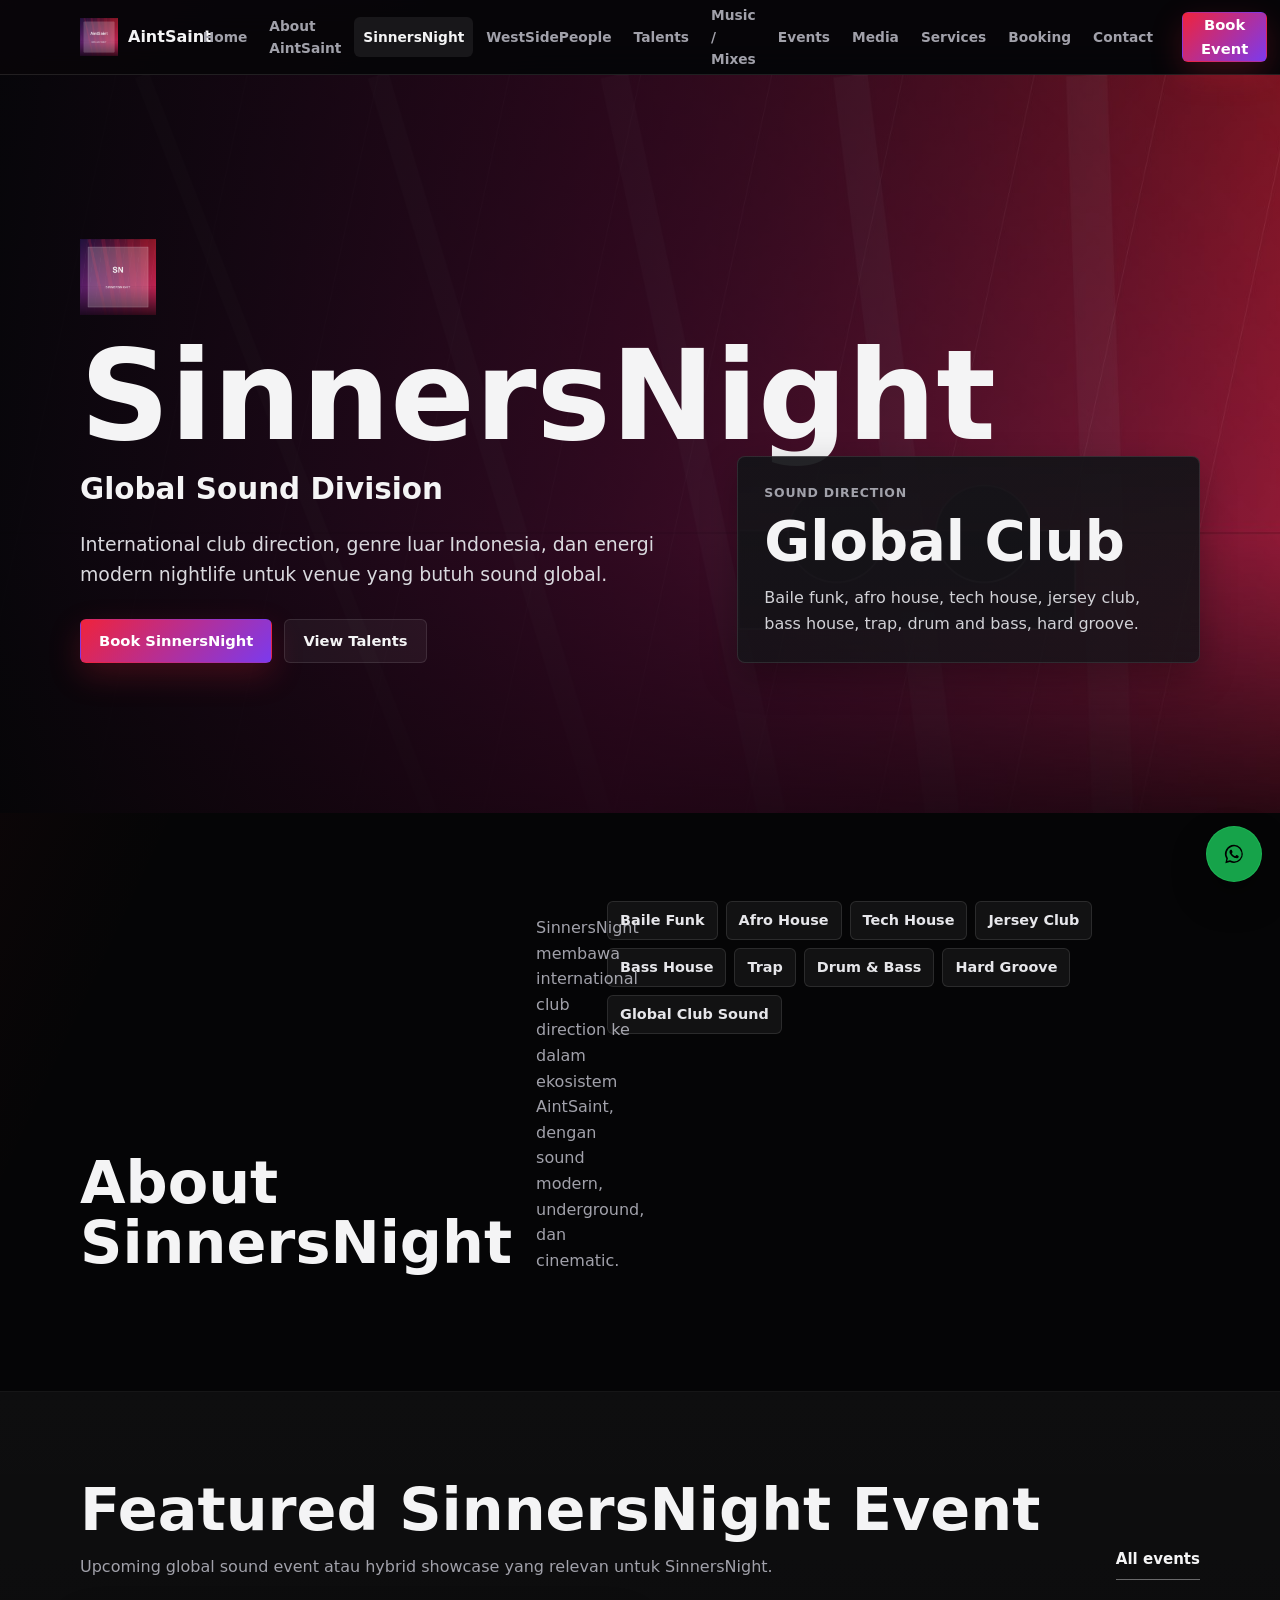
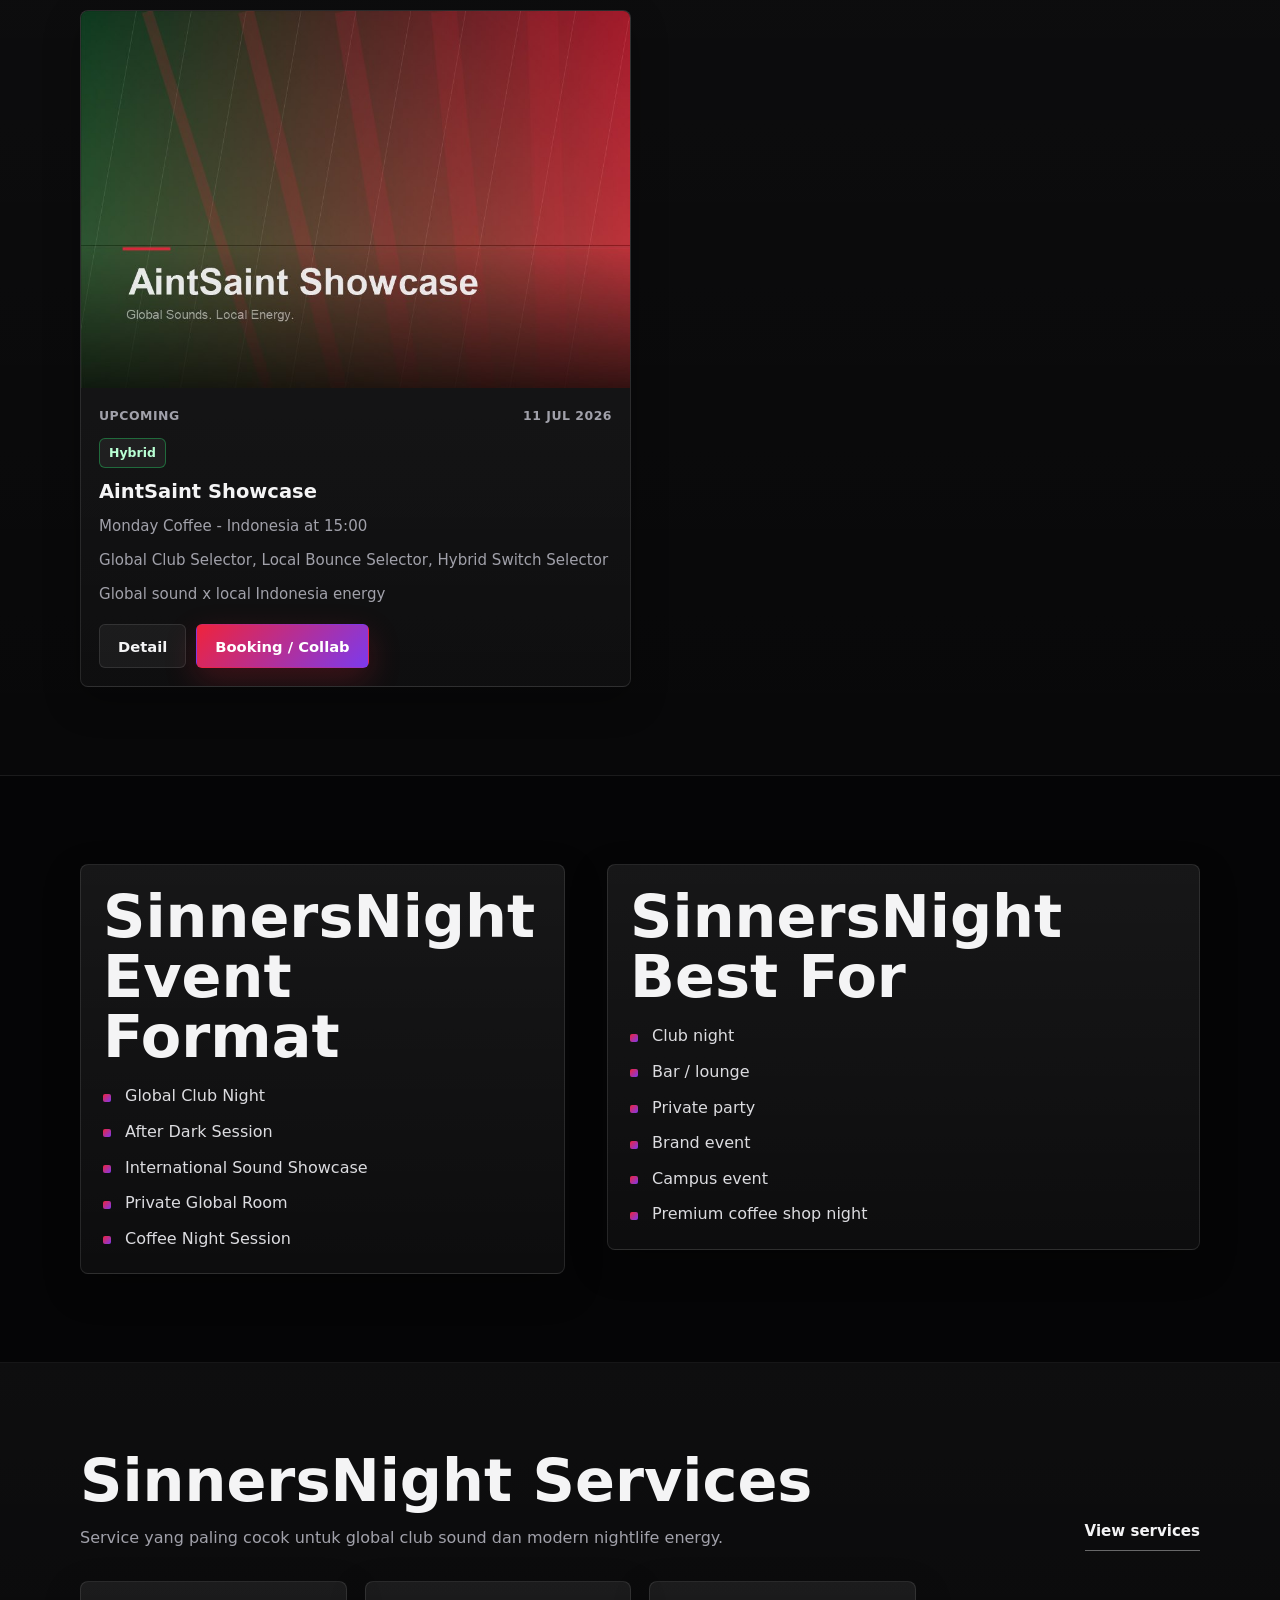
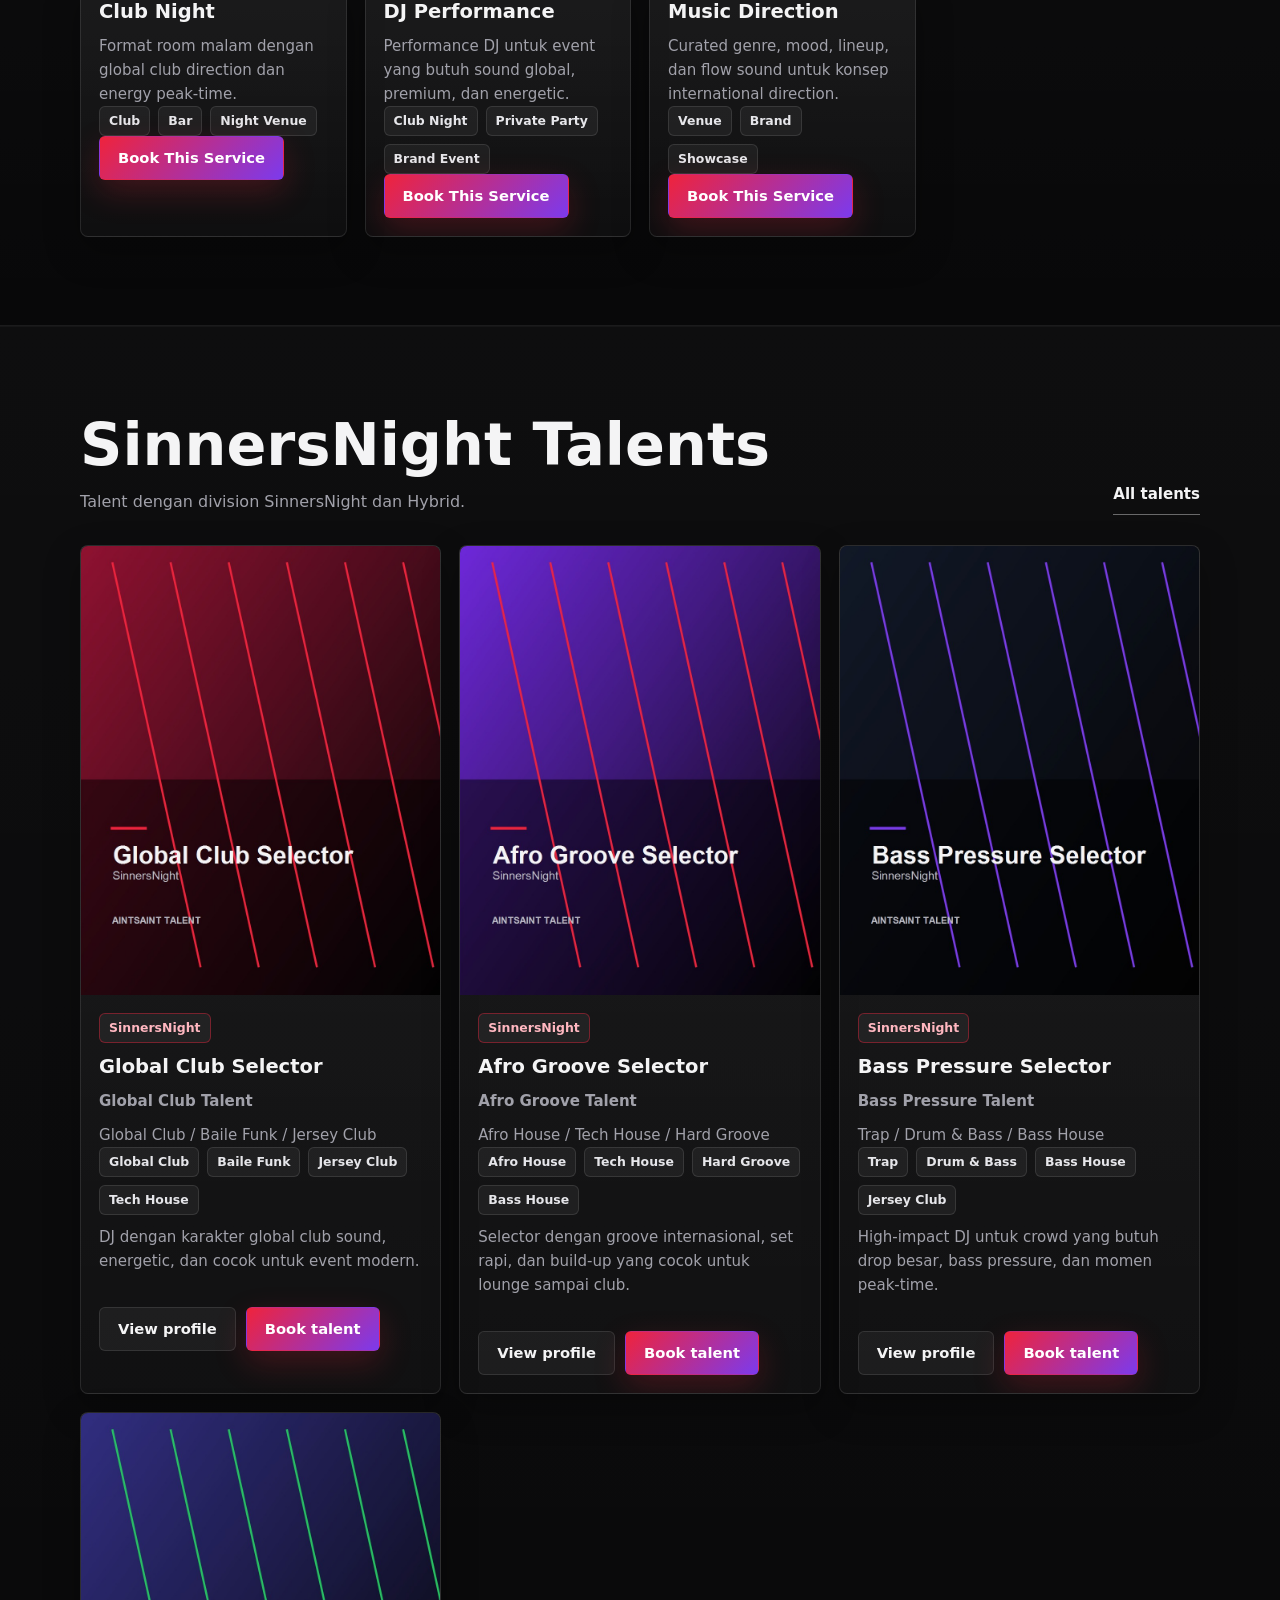
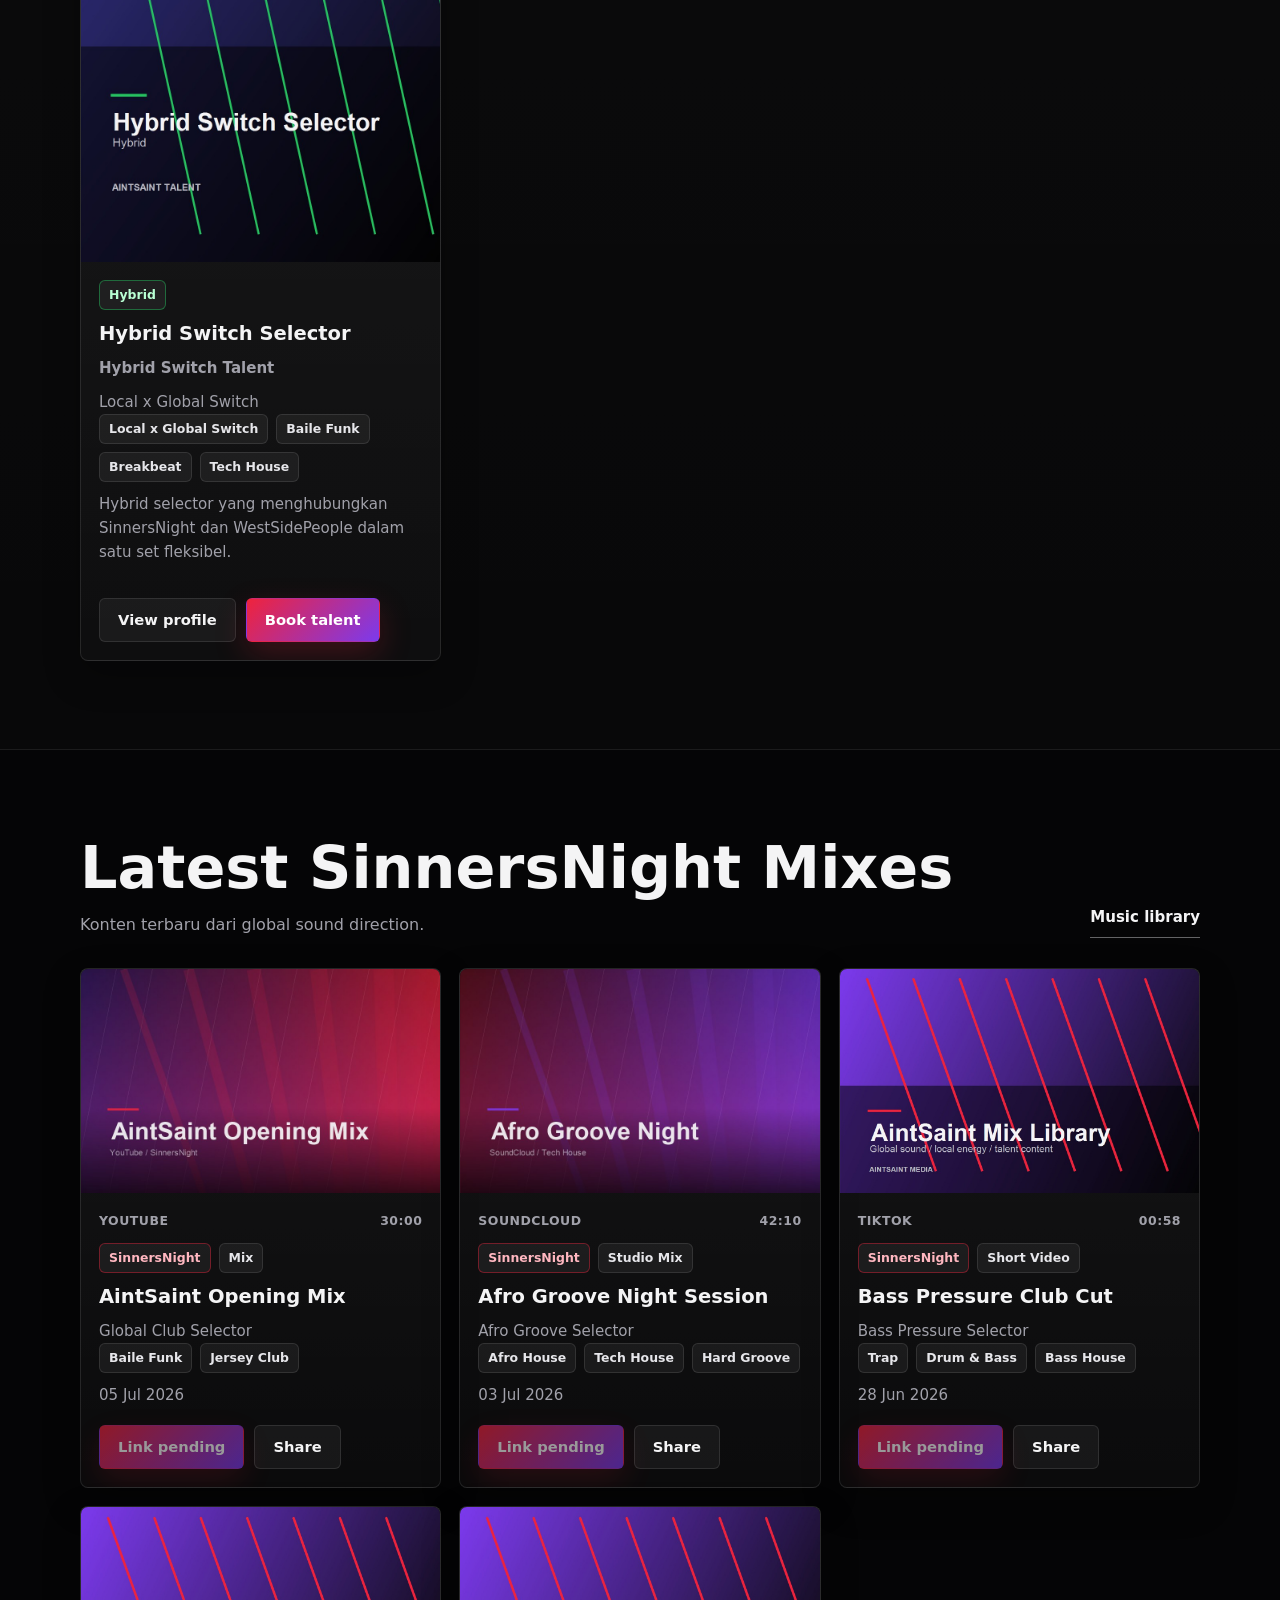
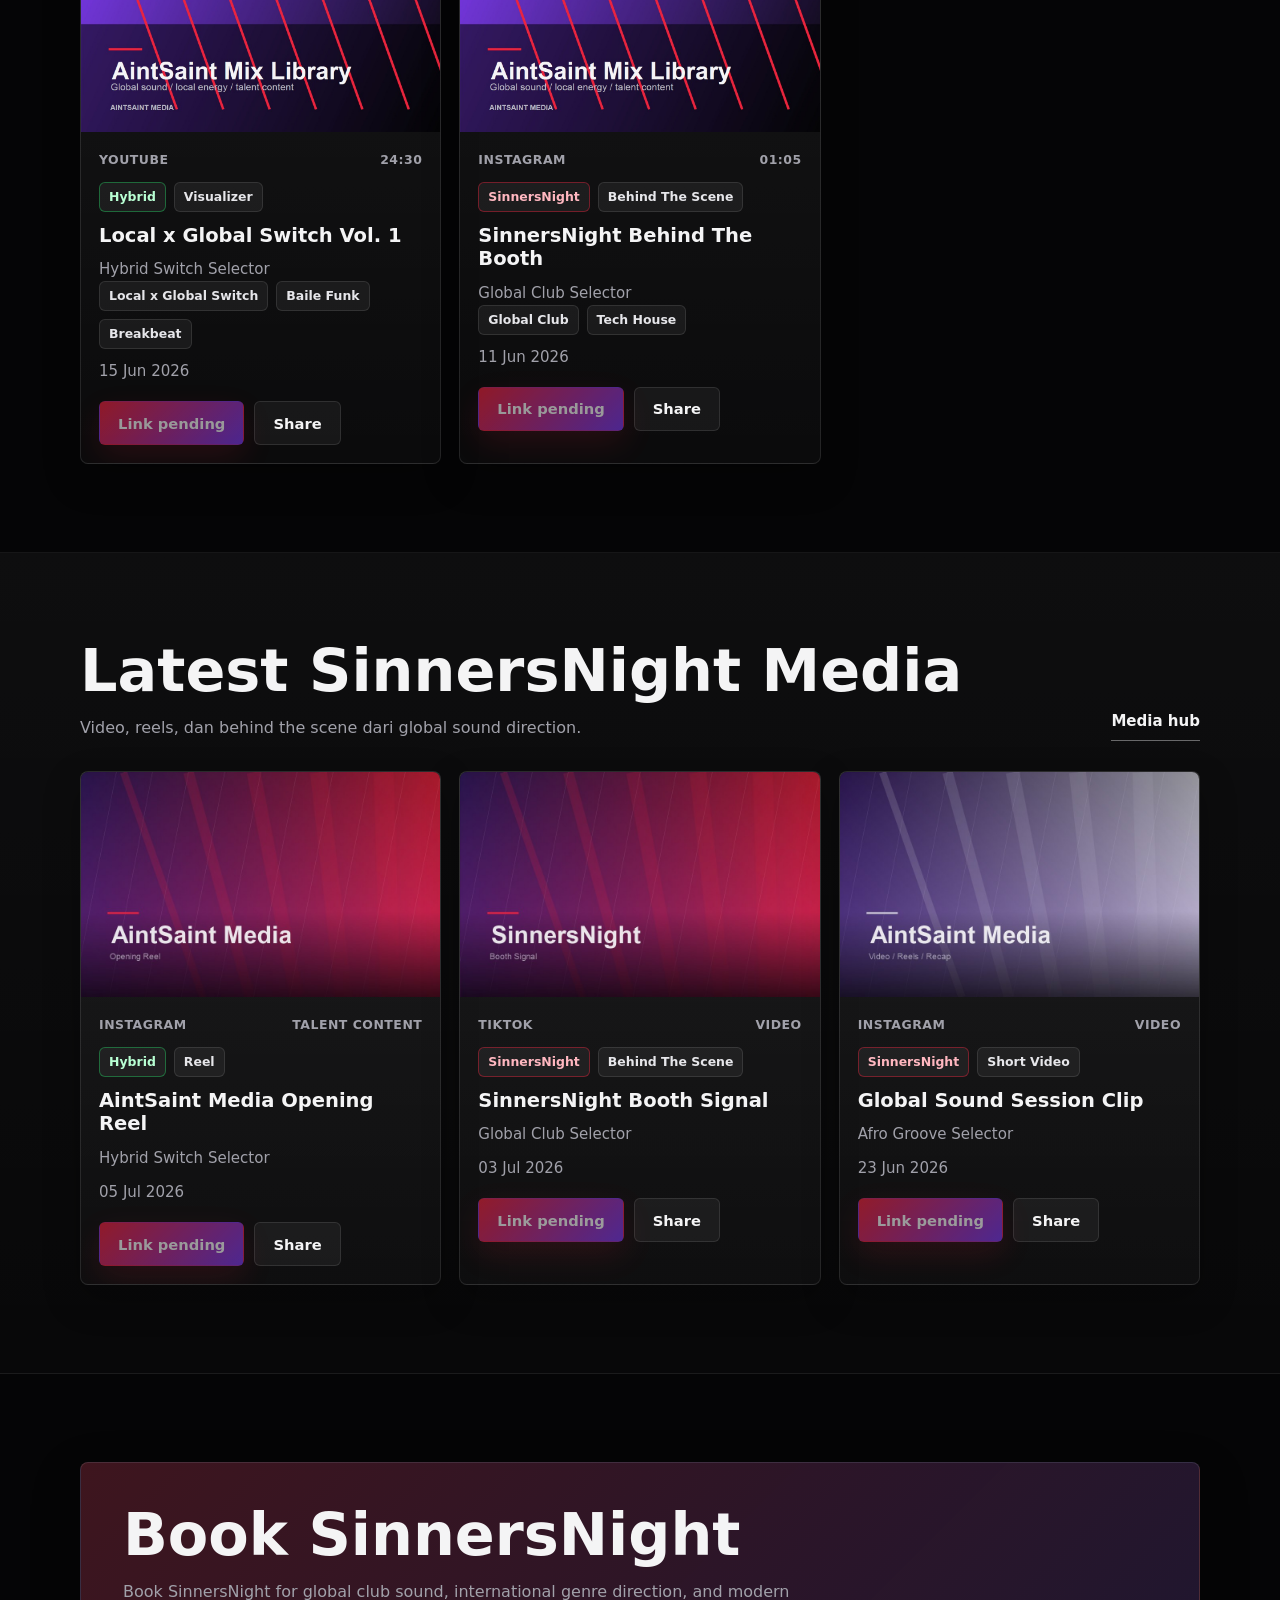
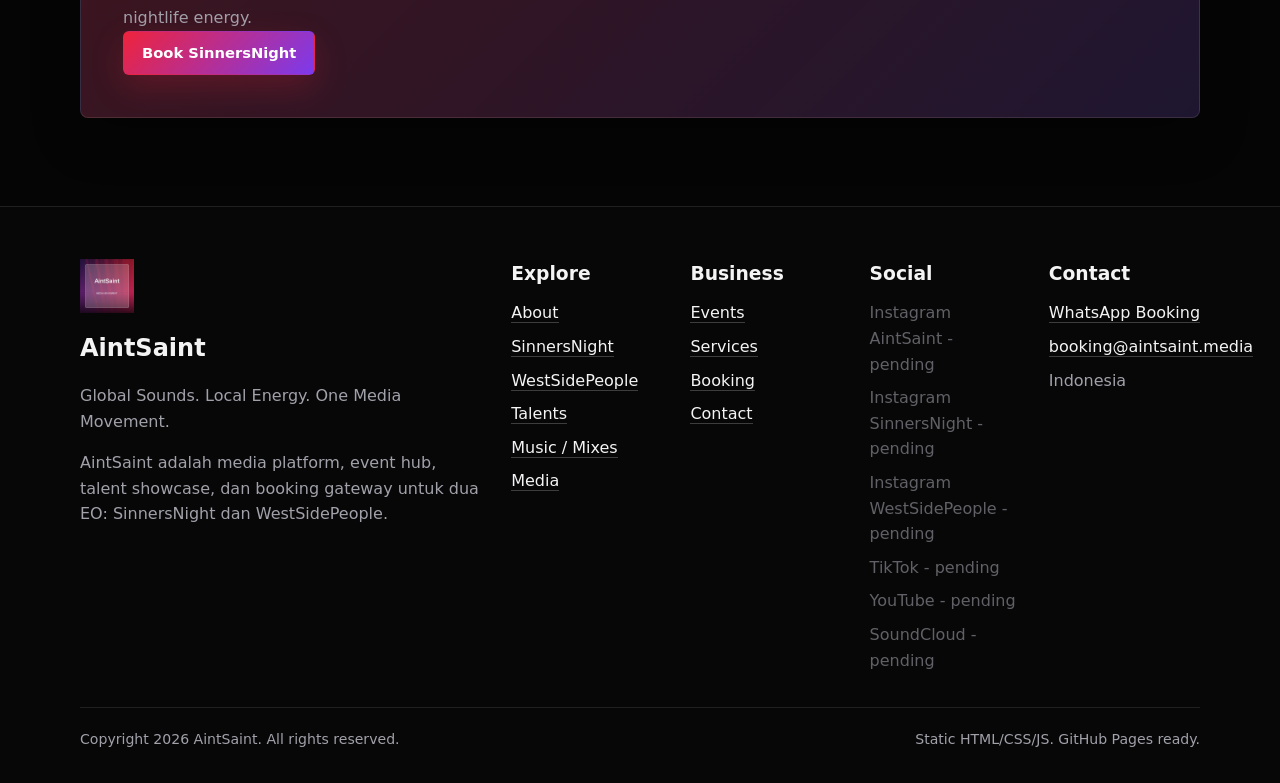
<file: sinnersnight.html>
﻿<!doctype html>
<html lang="id">
  <head>
    <meta charset="utf-8">
    <meta name="viewport" content="width=device-width, initial-scale=1">
    <title>SinnersNight - Global Sound Division</title>
    <meta name="description" content="SinnersNight adalah EO AintSaint untuk global sound, international club direction, dan genre luar Indonesia.">
    <meta property="og:title" content="SinnersNight - Global Sound Division">
    <meta property="og:description" content="International club direction, genre luar Indonesia, dan energi modern nightlife.">
    <meta property="og:image" content="assets/img/hero/sinnersnight-hero.jpg">
    <link rel="icon" href="assets/img/logos/aintsaint-logo.png">
    <link rel="stylesheet" href="assets/css/style.css">
    <link rel="stylesheet" href="assets/css/animations.css">
    <link rel="stylesheet" href="assets/css/responsive.css">
  </head>
  <body data-page="sinnersnight">
    <div id="site-header"></div>
    <main>
      <section class="hero hero--image hero--sinners">
        <div class="container hero__grid">
          <div class="hero__copy reveal">
            <img class="hero__logo" src="assets/img/logos/sinnersnight-logo.png" alt="SinnersNight logo">
            <h1>SinnersNight</h1>
            <p class="hero__tagline">Global Sound Division</p>
            <p class="hero__lead">International club direction, genre luar Indonesia, dan energi modern nightlife untuk venue yang butuh sound global.</p>
            <div class="hero__actions">
              <a class="btn btn-primary" href="booking.html?eo=sinnersnight">Book SinnersNight</a>
              <a class="btn btn-ghost" href="#sinners-talents">View Talents</a>
            </div>
          </div>
          <div class="hero__panel reveal">
            <div class="signal-card">
              <span>Sound Direction</span>
              <strong>Global Club</strong>
              <p>Baile funk, afro house, tech house, jersey club, bass house, trap, drum and bass, hard groove.</p>
            </div>
          </div>
        </div>
      </section>

      <section class="section">
        <div class="container two-column">
          <div class="section-header reveal">
            <h2>About SinnersNight</h2>
            <p>SinnersNight membawa international club direction ke dalam ekosistem AintSaint, dengan sound modern, underground, dan cinematic.</p>
          </div>
          <div class="tag-cloud tag-cloud--large reveal">
            <span>Baile Funk</span><span>Afro House</span><span>Tech House</span><span>Jersey Club</span><span>Bass House</span><span>Trap</span><span>Drum &amp; Bass</span><span>Hard Groove</span><span>Global Club Sound</span>
          </div>
        </div>
      </section>

      <section class="section section--soft">
        <div class="container">
          <div class="section-header">
            <div>
              <h2>Featured SinnersNight Event</h2>
              <p>Upcoming global sound event atau hybrid showcase yang relevan untuk SinnersNight.</p>
            </div>
            <a class="text-link" href="events.html">All events</a>
          </div>
          <div id="sinners-featured-event" class="event-grid"></div>
        </div>
      </section>

      <section class="section">
        <div class="container two-column">
          <article class="card reveal">
            <h2>SinnersNight Event Format</h2>
            <ul class="check-list">
              <li>Global Club Night</li>
              <li>After Dark Session</li>
              <li>International Sound Showcase</li>
              <li>Private Global Room</li>
              <li>Coffee Night Session</li>
            </ul>
          </article>
          <article class="card reveal">
            <h2>SinnersNight Best For</h2>
            <ul class="check-list">
              <li>Club night</li>
              <li>Bar / lounge</li>
              <li>Private party</li>
              <li>Brand event</li>
              <li>Campus event</li>
              <li>Premium coffee shop night</li>
            </ul>
          </article>
        </div>
      </section>

      <section class="section section--soft">
        <div class="container">
          <div class="section-header">
            <div>
              <h2>SinnersNight Services</h2>
              <p>Service yang paling cocok untuk global club sound dan modern nightlife energy.</p>
            </div>
            <a class="text-link" href="services.html">View services</a>
          </div>
          <div class="service-grid service-grid--compact">
            <article class="service-card reveal">
              <h3>Club Night</h3>
              <p>Format room malam dengan global club direction dan energy peak-time.</p>
              <div class="tag-cloud"><span>Club</span><span>Bar</span><span>Night Venue</span></div>
              <a class="btn btn-primary" href="booking.html?service=service-club-night&eo=sinnersnight">Book This Service</a>
            </article>
            <article class="service-card reveal">
              <h3>DJ Performance</h3>
              <p>Performance DJ untuk event yang butuh sound global, premium, dan energetic.</p>
              <div class="tag-cloud"><span>Club Night</span><span>Private Party</span><span>Brand Event</span></div>
              <a class="btn btn-primary" href="booking.html?service=service-dj-performance&eo=sinnersnight">Book This Service</a>
            </article>
            <article class="service-card reveal">
              <h3>Music Direction</h3>
              <p>Curated genre, mood, lineup, dan flow sound untuk konsep international direction.</p>
              <div class="tag-cloud"><span>Venue</span><span>Brand</span><span>Showcase</span></div>
              <a class="btn btn-primary" href="booking.html?service=service-music-direction&eo=sinnersnight">Book This Service</a>
            </article>
          </div>
        </div>
      </section>

      <section class="section section--soft" id="sinners-talents">
        <div class="container">
          <div class="section-header">
            <div>
              <h2>SinnersNight Talents</h2>
              <p>Talent dengan division SinnersNight dan Hybrid.</p>
            </div>
            <a class="text-link" href="talents.html">All talents</a>
          </div>
          <div id="sinners-talents-grid" class="card-grid"></div>
        </div>
      </section>

      <section class="section">
        <div class="container">
          <div class="section-header">
            <div>
              <h2>Latest SinnersNight Mixes</h2>
              <p>Konten terbaru dari global sound direction.</p>
            </div>
            <a class="text-link" href="mixes.html?eo=sinnersnight">Music library</a>
          </div>
          <div id="sinners-mixes" class="mix-grid"></div>
        </div>
      </section>

      <section class="section section--soft">
        <div class="container">
          <div class="section-header">
            <div>
              <h2>Latest SinnersNight Media</h2>
              <p>Video, reels, dan behind the scene dari global sound direction.</p>
            </div>
            <a class="text-link" href="media.html">Media hub</a>
          </div>
          <div id="sinners-media" class="mix-grid"></div>
        </div>
      </section>

      <section class="section">
        <div class="container feature-band feature-band--sinners reveal">
          <h2>Book SinnersNight</h2>
          <p>Book SinnersNight for global club sound, international genre direction, and modern nightlife energy.</p>
          <a class="btn btn-primary" href="booking.html?eo=sinnersnight">Book SinnersNight</a>
        </div>
      </section>
    </main>
    <div class="modal" id="event-modal" aria-hidden="true">
      <div class="modal__panel" role="dialog" aria-modal="true" aria-labelledby="event-modal-title">
        <button class="modal__close" type="button" data-close-modal aria-label="Close event detail">Close</button>
        <div id="event-modal-content"></div>
      </div>
    </div>
    <div id="site-footer"></div>
    <a class="floating-whatsapp" href="booking.html" aria-label="Chat WhatsApp AintSaint" data-whatsapp-link><img src="assets/icons/whatsapp.svg" alt=""></a>
    <script src="assets/js/data-loader.js"></script>
    <script src="assets/js/utils.js"></script>
    <script src="assets/js/main.js"></script>
    <script src="assets/js/render-events.js"></script>
    <script src="assets/js/render-talents.js"></script>
    <script src="assets/js/render-mixes.js"></script>
    <script src="assets/js/render-media.js"></script>
  </body>
</html>
</file>
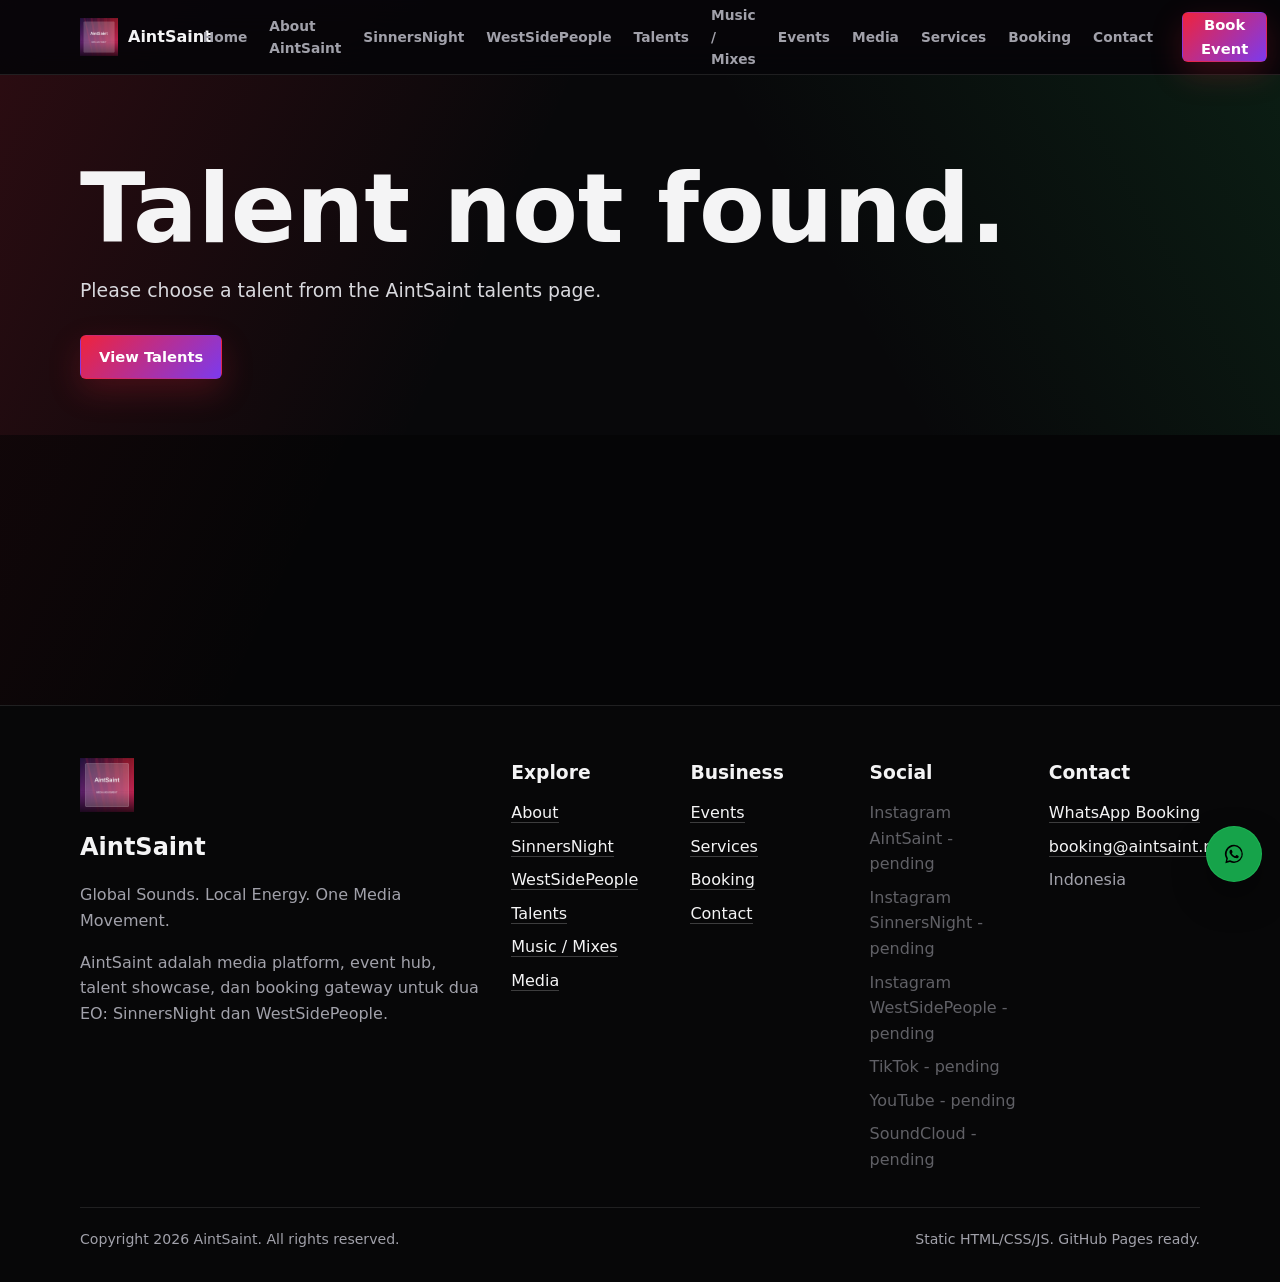
<file: talent-detail.html>
﻿<!doctype html>
<html lang="id">
  <head>
    <meta charset="utf-8">
    <meta name="viewport" content="width=device-width, initial-scale=1">
    <title>AintSaint Talent Detail</title>
    <meta name="description" content="Detail talent AintSaint, bio, genre, best for event, mix library, video, gallery, social link, dan booking.">
    <meta property="og:title" content="AintSaint Talent Detail">
    <meta property="og:description" content="Lihat detail talent DJ AintSaint dan booking via WhatsApp.">
    <meta property="og:image" content="assets/img/hero/home-hero.jpg">
    <link rel="icon" href="assets/img/logos/aintsaint-logo.png">
    <link rel="stylesheet" href="assets/css/style.css">
    <link rel="stylesheet" href="assets/css/animations.css">
    <link rel="stylesheet" href="assets/css/responsive.css">
  </head>
  <body data-page="talent-detail">
    <div id="site-header"></div>
    <main id="talent-detail-root">
      <section class="hero hero--subpage">
        <div class="container hero__simple">
          <h1>Loading talent...</h1>
        </div>
      </section>
    </main>
    <div id="site-footer"></div>
    <a class="floating-whatsapp" href="booking.html" aria-label="Chat WhatsApp AintSaint" data-whatsapp-link><img src="assets/icons/whatsapp.svg" alt=""></a>
    <script src="assets/js/data-loader.js"></script>
    <script src="assets/js/utils.js"></script>
    <script src="assets/js/main.js"></script>
    <script src="assets/js/render-talents.js"></script>
    <script src="assets/js/render-mixes.js"></script>
  </body>
</html>
</file>
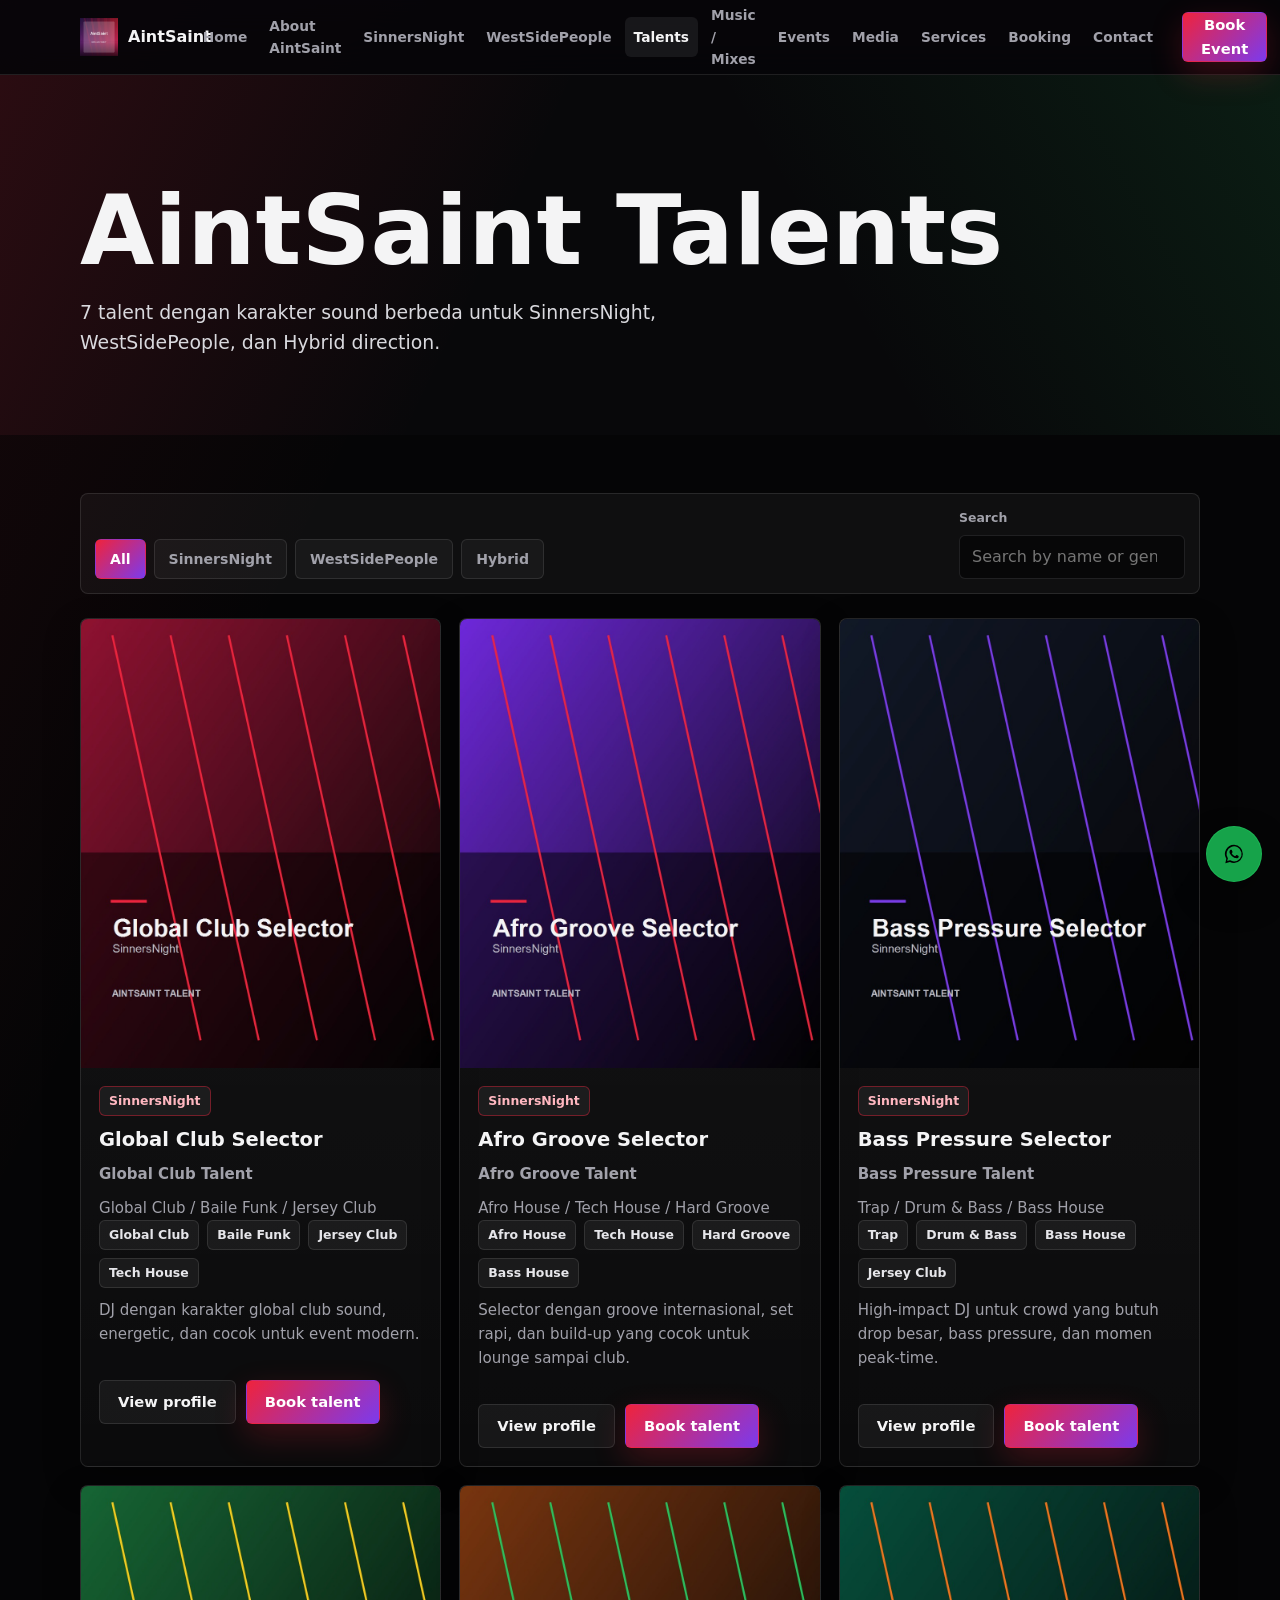
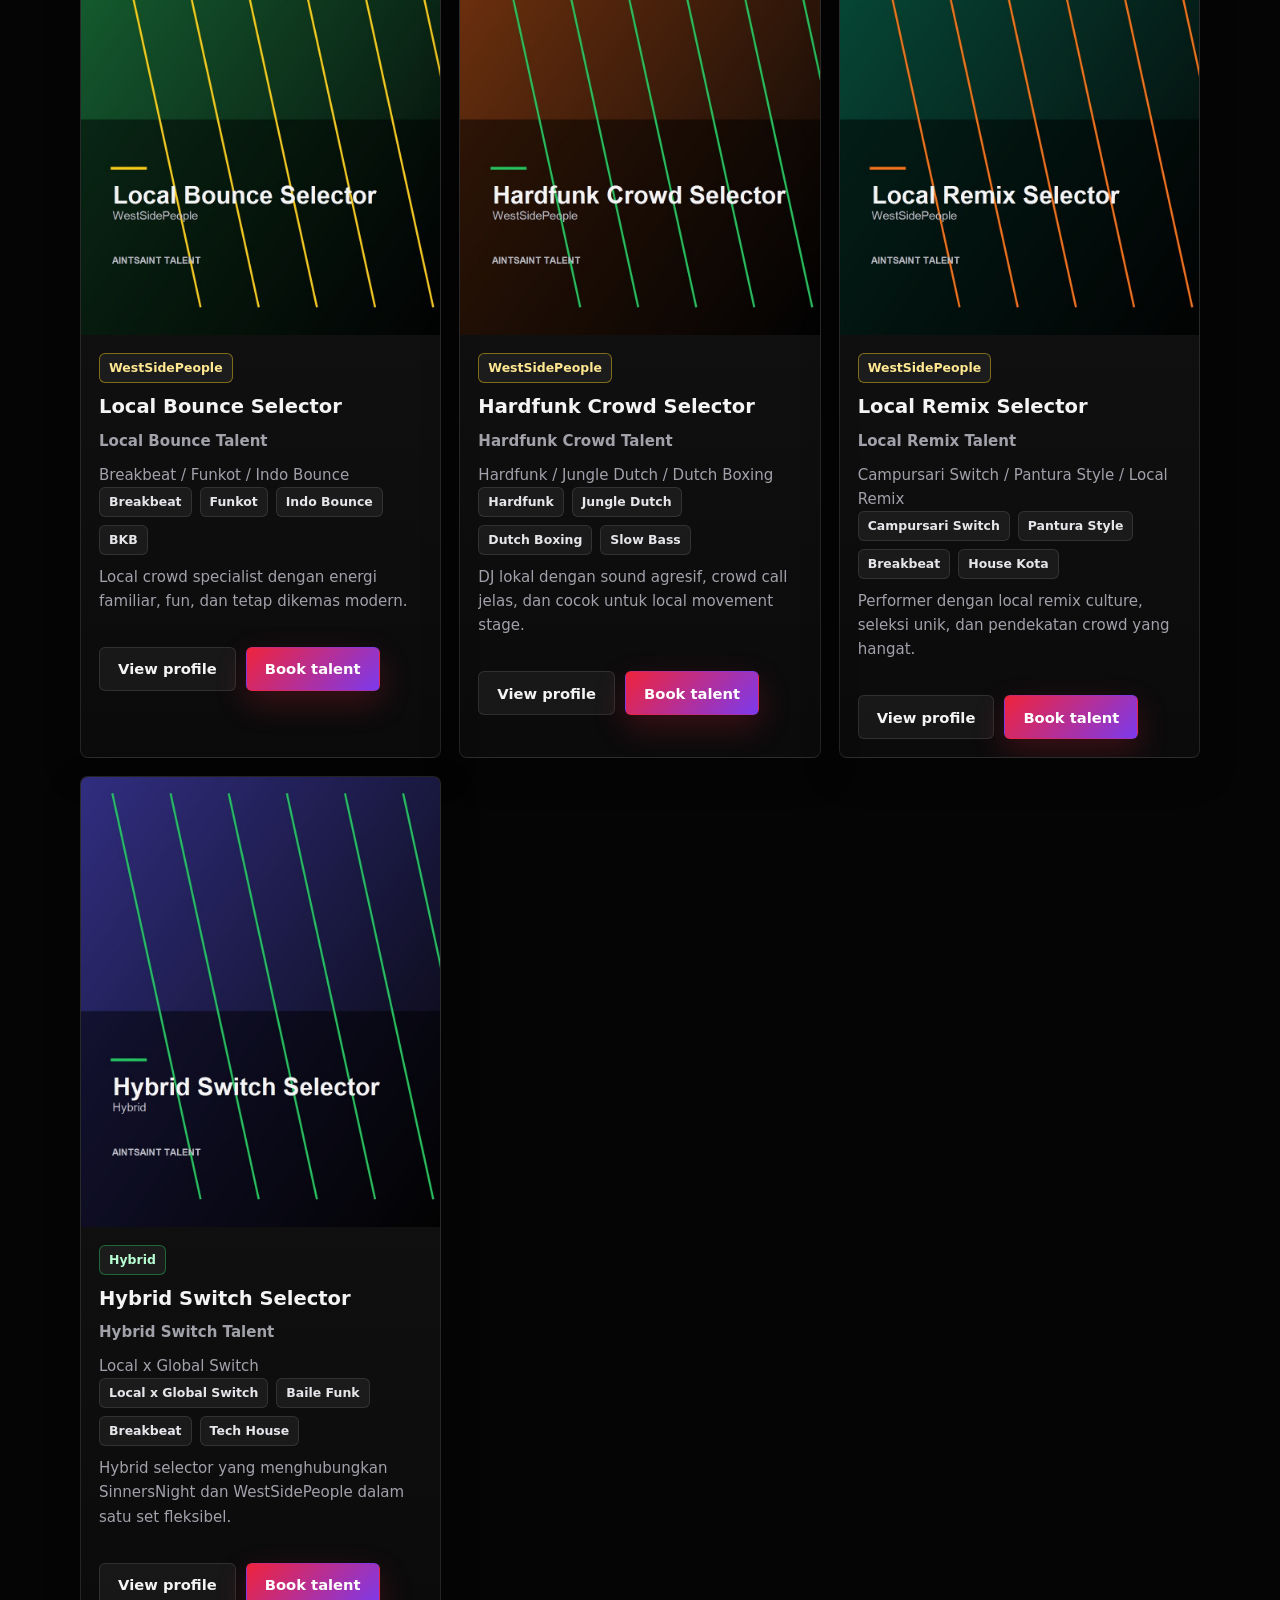
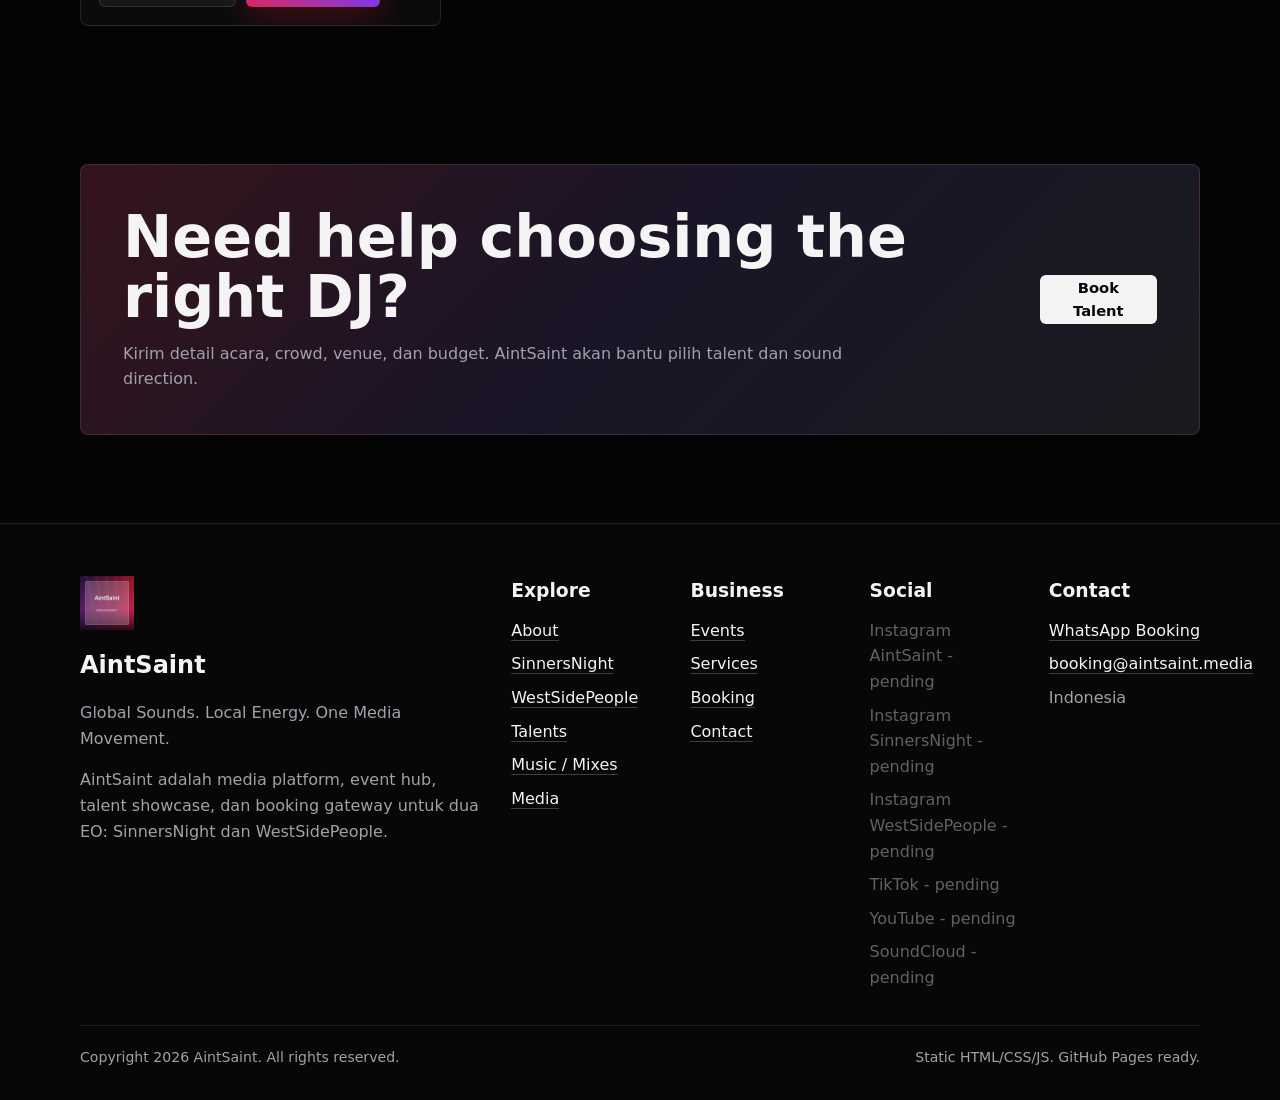
<file: talents.html>
﻿<!doctype html>
<html lang="id">
  <head>
    <meta charset="utf-8">
    <meta name="viewport" content="width=device-width, initial-scale=1">
    <title>AintSaint Talents</title>
    <meta name="description" content="Lihat 7 talent DJ AintSaint dari SinnersNight, WestSidePeople, dan Hybrid direction.">
    <meta property="og:title" content="AintSaint Talents">
    <meta property="og:description" content="Talent DJ AintSaint dengan genre global sound, local Indonesia sound, dan hybrid switch.">
    <meta property="og:image" content="assets/img/hero/home-hero.jpg">
    <link rel="icon" href="assets/img/logos/aintsaint-logo.png">
    <link rel="stylesheet" href="assets/css/style.css">
    <link rel="stylesheet" href="assets/css/animations.css">
    <link rel="stylesheet" href="assets/css/responsive.css">
  </head>
  <body data-page="talents">
    <div id="site-header"></div>
    <main>
      <section class="hero hero--subpage">
        <div class="container hero__simple reveal">
          <h1>AintSaint Talents</h1>
          <p>7 talent dengan karakter sound berbeda untuk SinnersNight, WestSidePeople, dan Hybrid direction.</p>
        </div>
      </section>

      <section class="section section--tight">
        <div class="container">
          <div class="filter-bar">
            <div class="segmented-control" aria-label="Filter talents by division">
              <button class="is-active" type="button" data-talent-filter="All">All</button>
              <button type="button" data-talent-filter="SinnersNight">SinnersNight</button>
              <button type="button" data-talent-filter="WestSidePeople">WestSidePeople</button>
              <button type="button" data-talent-filter="Hybrid">Hybrid</button>
            </div>
            <label class="search-field">
              <span>Search</span>
              <input id="talent-search" type="search" placeholder="Search by name or genre">
            </label>
          </div>
          <div id="talent-grid" class="card-grid"></div>
        </div>
      </section>

      <section class="section section--cta">
        <div class="container cta-band reveal">
          <div>
            <h2>Need help choosing the right DJ?</h2>
            <p>Kirim detail acara, crowd, venue, dan budget. AintSaint akan bantu pilih talent dan sound direction.</p>
          </div>
          <a class="btn btn-light" href="booking.html">Book Talent</a>
        </div>
      </section>
    </main>
    <div id="site-footer"></div>
    <a class="floating-whatsapp" href="booking.html" aria-label="Chat WhatsApp AintSaint" data-whatsapp-link><img src="assets/icons/whatsapp.svg" alt=""></a>
    <script src="assets/js/data-loader.js"></script>
    <script src="assets/js/utils.js"></script>
    <script src="assets/js/main.js"></script>
    <script src="assets/js/render-talents.js"></script>
  </body>
</html>
</file>
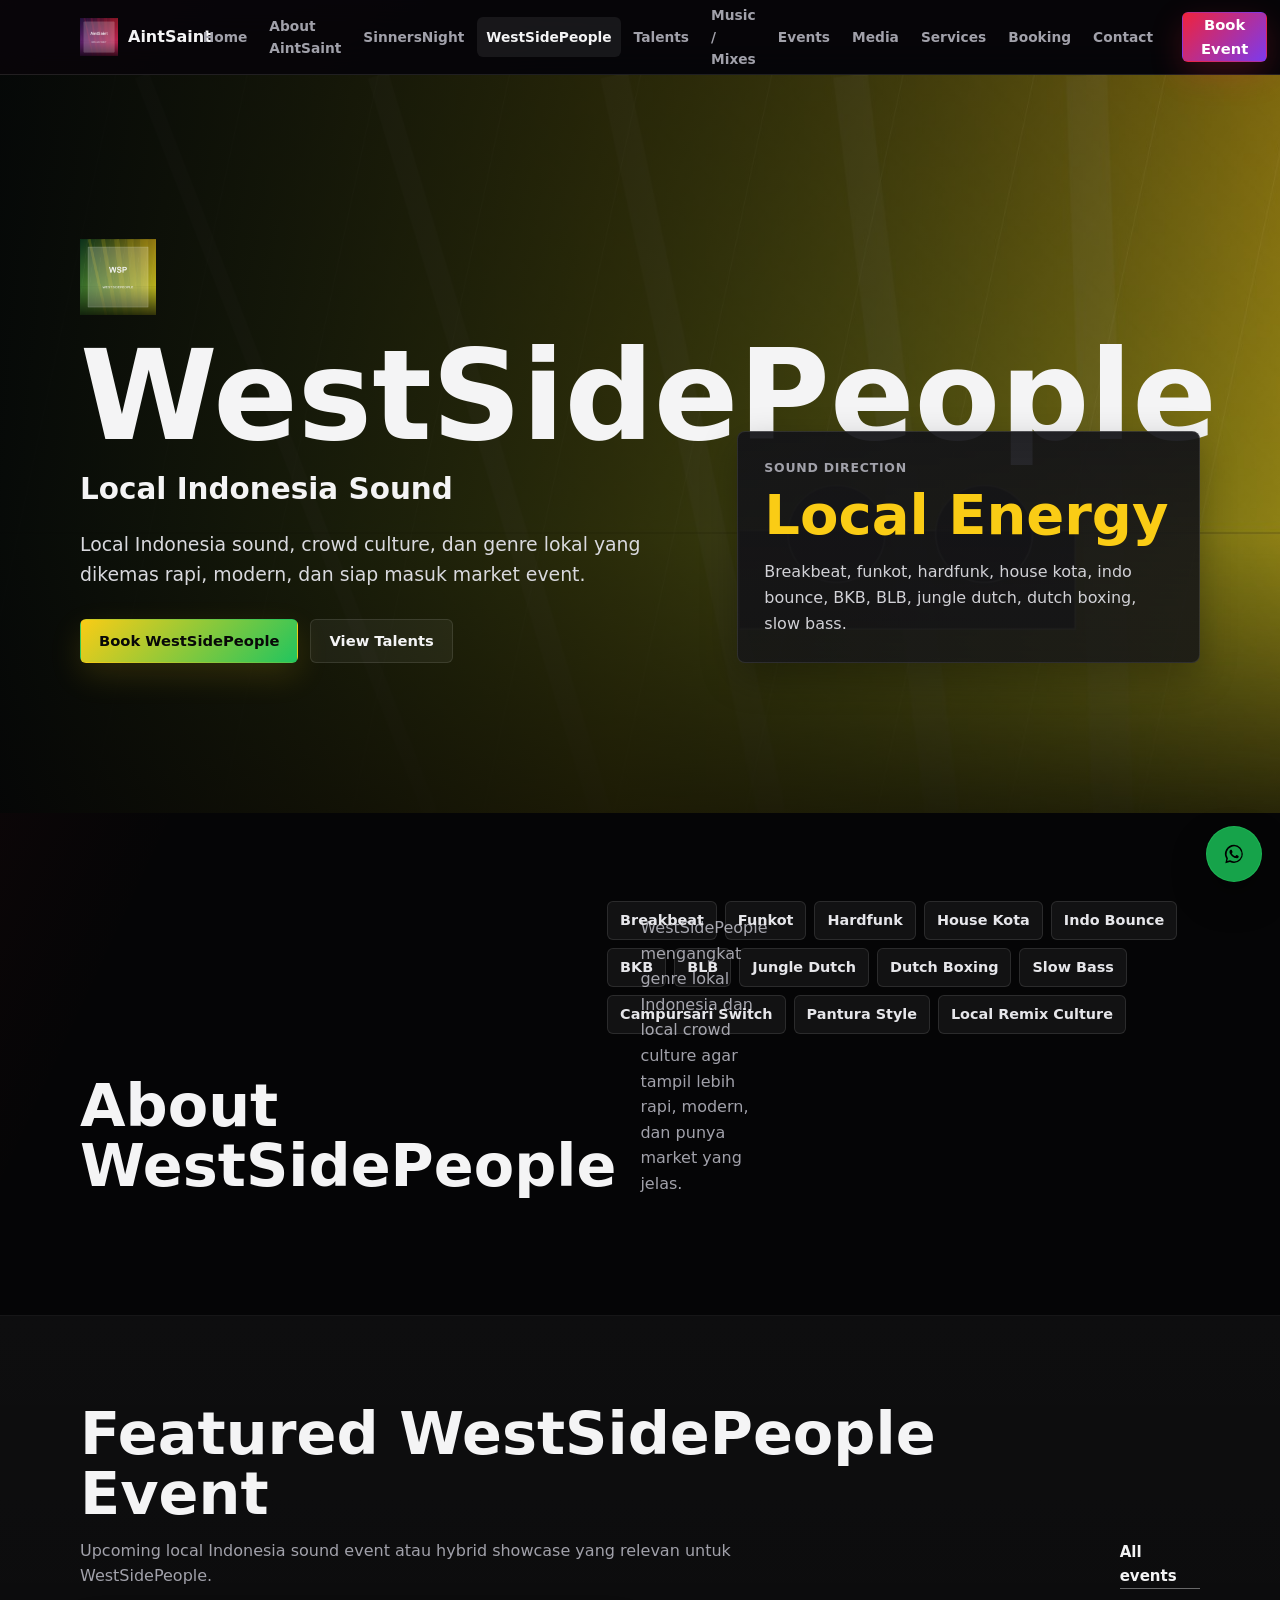
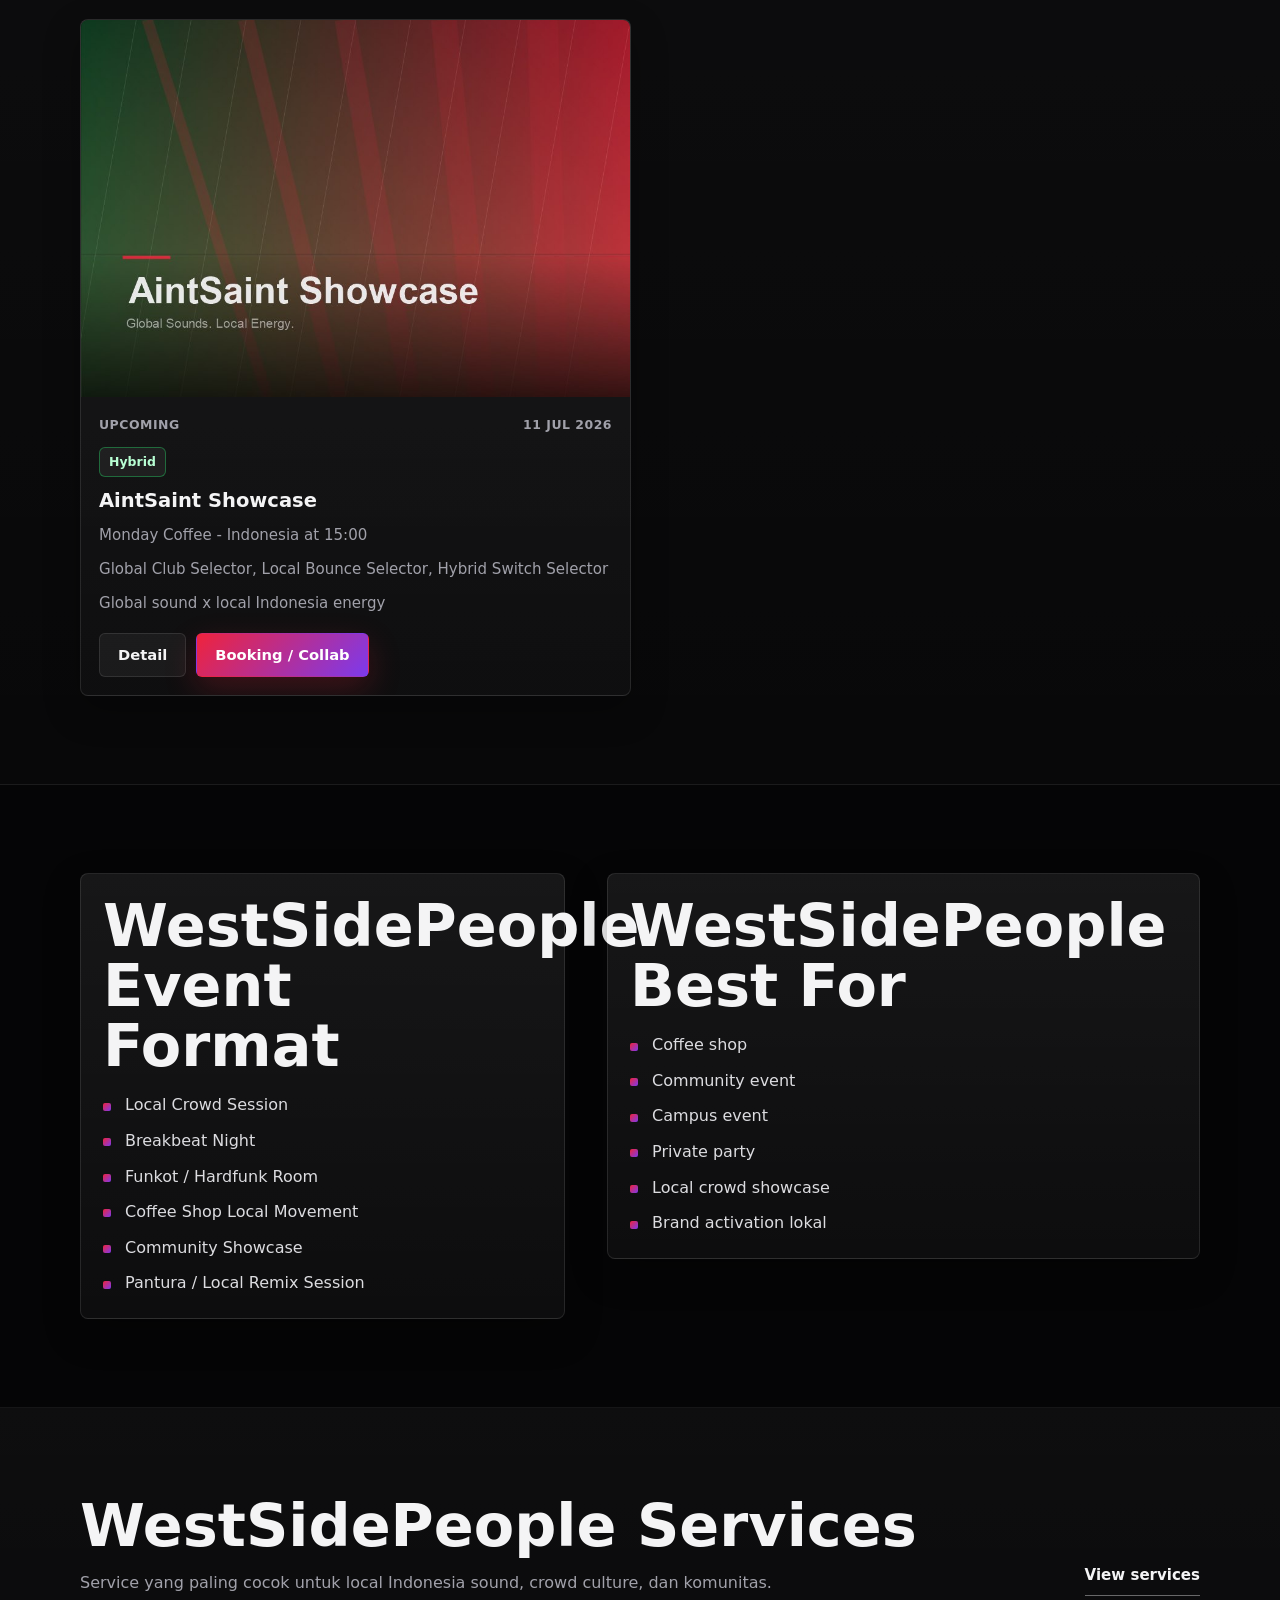
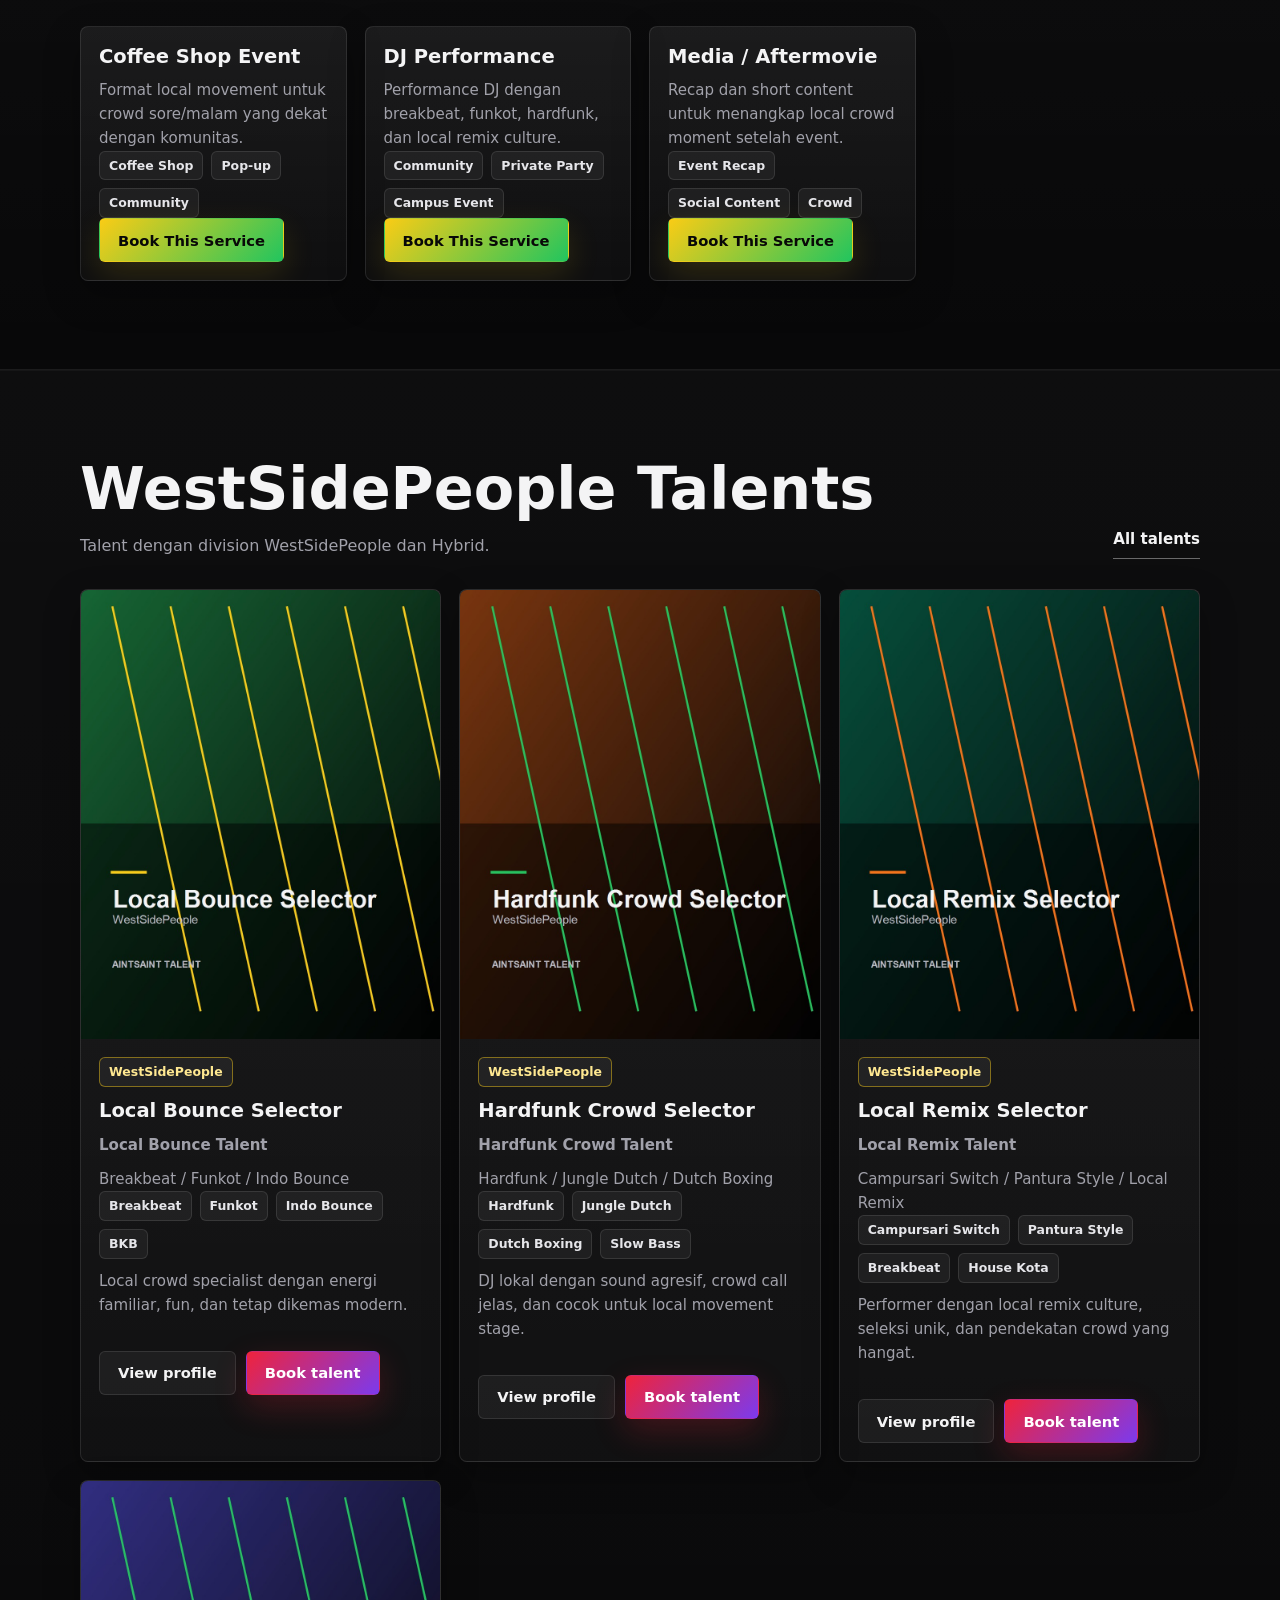
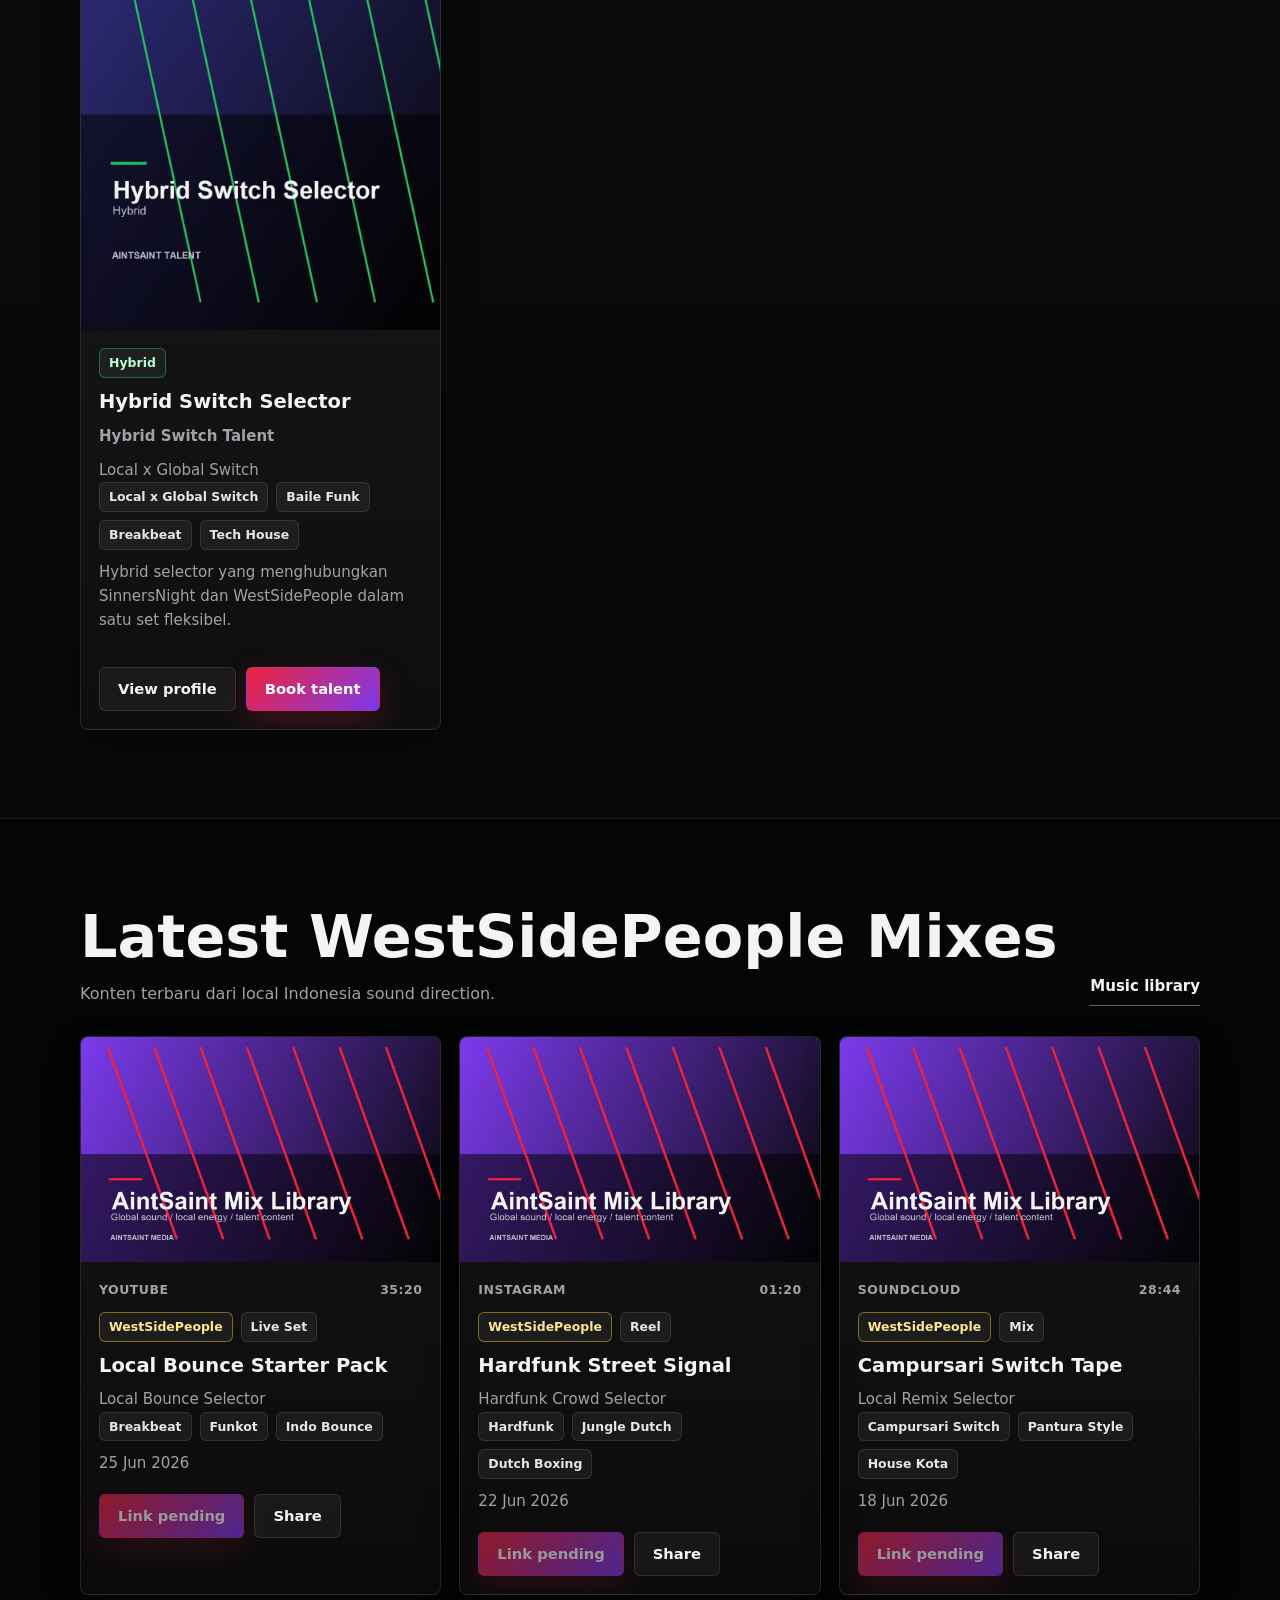
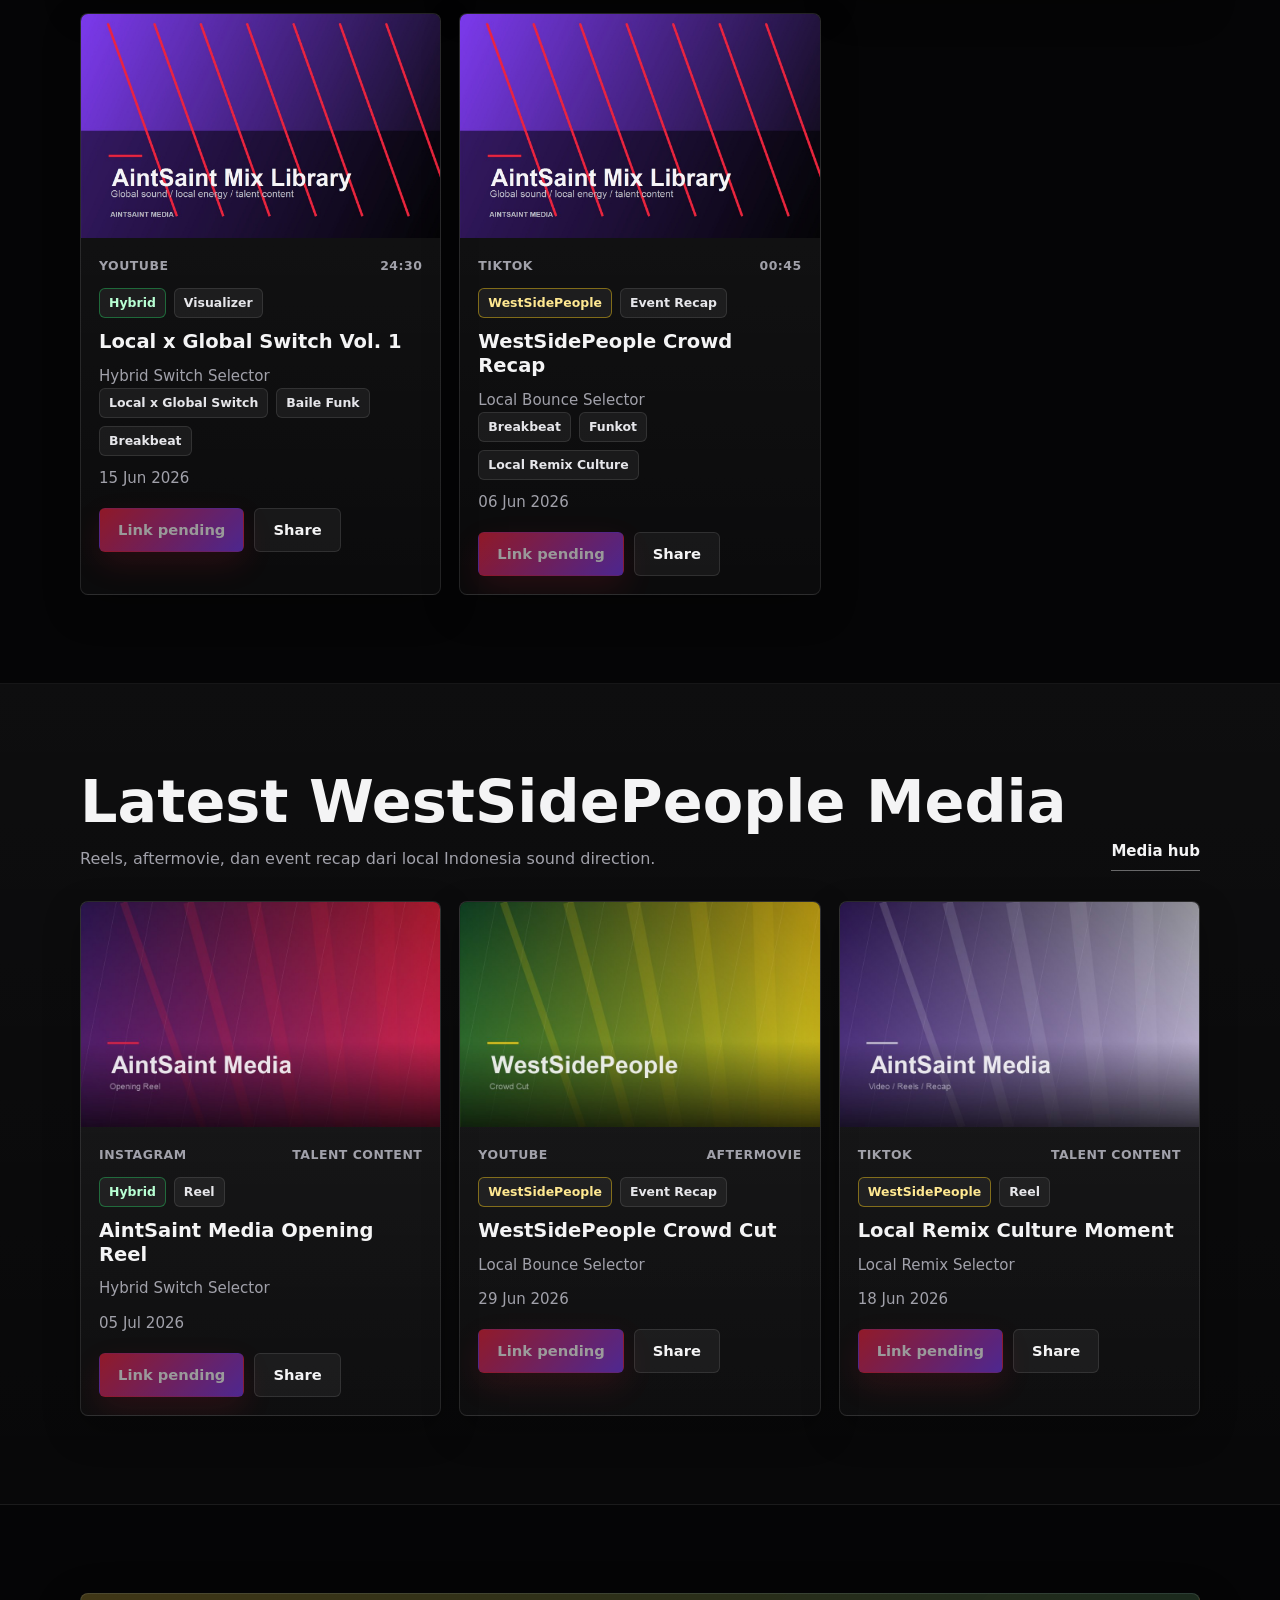
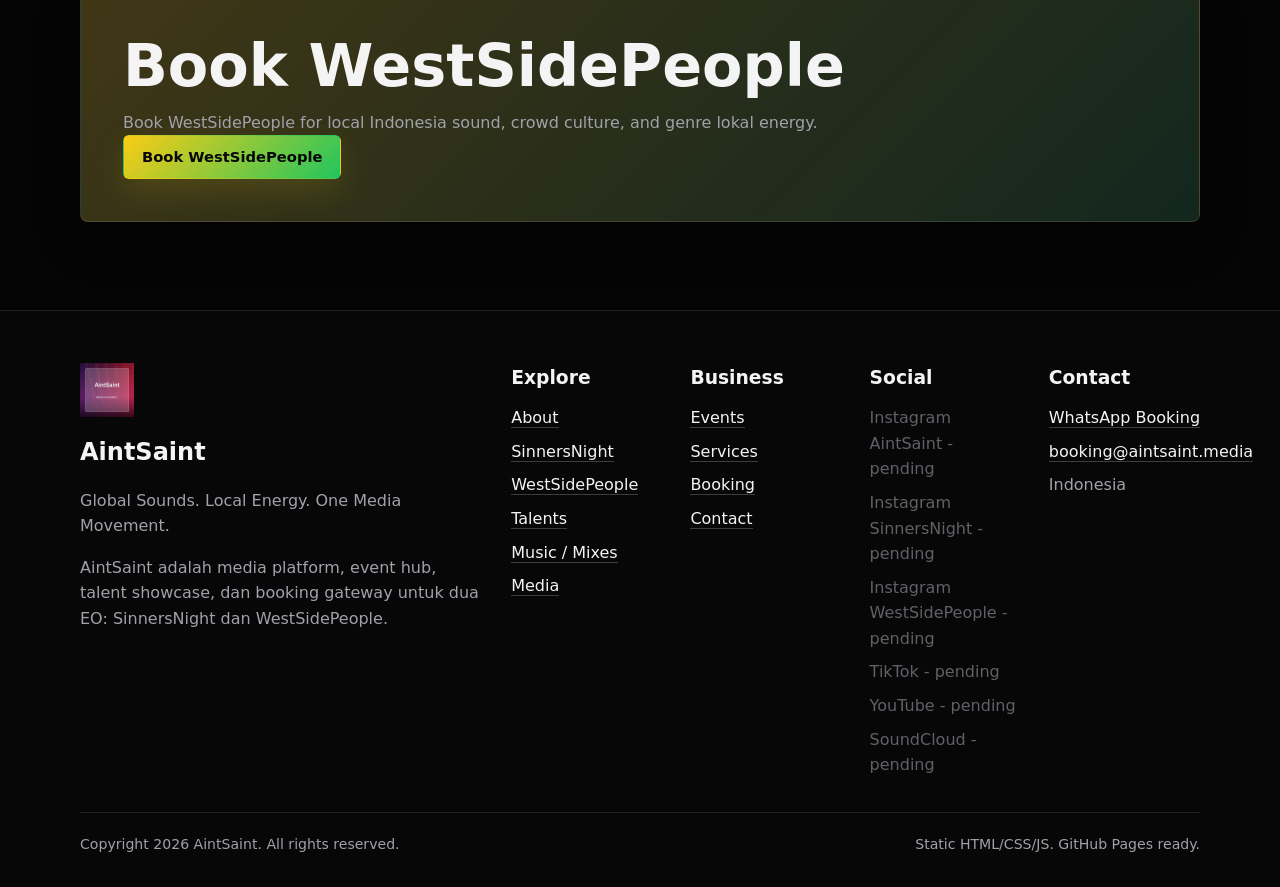
<file: westsidepeople.html>
﻿<!doctype html>
<html lang="id">
  <head>
    <meta charset="utf-8">
    <meta name="viewport" content="width=device-width, initial-scale=1">
    <title>WestSidePeople - Local Indonesia Sound</title>
    <meta name="description" content="WestSidePeople adalah EO AintSaint untuk local Indonesia sound, genre lokal Indonesia, dan local crowd culture.">
    <meta property="og:title" content="WestSidePeople - Local Indonesia Sound">
    <meta property="og:description" content="Local Indonesia sound, crowd culture, dan genre lokal yang dikemas modern.">
    <meta property="og:image" content="assets/img/hero/westsidepeople-hero.jpg">
    <link rel="icon" href="assets/img/logos/aintsaint-logo.png">
    <link rel="stylesheet" href="assets/css/style.css">
    <link rel="stylesheet" href="assets/css/animations.css">
    <link rel="stylesheet" href="assets/css/responsive.css">
  </head>
  <body data-page="westsidepeople">
    <div id="site-header"></div>
    <main>
      <section class="hero hero--image hero--westside">
        <div class="container hero__grid">
          <div class="hero__copy reveal">
            <img class="hero__logo" src="assets/img/logos/westsidepeople-logo.png" alt="WestSidePeople logo">
            <h1>WestSidePeople</h1>
            <p class="hero__tagline">Local Indonesia Sound</p>
            <p class="hero__lead">Local Indonesia sound, crowd culture, dan genre lokal yang dikemas rapi, modern, dan siap masuk market event.</p>
            <div class="hero__actions">
              <a class="btn btn-accent" href="booking.html?eo=westsidepeople">Book WestSidePeople</a>
              <a class="btn btn-ghost" href="#westside-talents">View Talents</a>
            </div>
          </div>
          <div class="hero__panel reveal">
            <div class="signal-card signal-card--westside">
              <span>Sound Direction</span>
              <strong>Local Energy</strong>
              <p>Breakbeat, funkot, hardfunk, house kota, indo bounce, BKB, BLB, jungle dutch, dutch boxing, slow bass.</p>
            </div>
          </div>
        </div>
      </section>

      <section class="section">
        <div class="container two-column">
          <div class="section-header reveal">
            <h2>About WestSidePeople</h2>
            <p>WestSidePeople mengangkat genre lokal Indonesia dan local crowd culture agar tampil lebih rapi, modern, dan punya market yang jelas.</p>
          </div>
          <div class="tag-cloud tag-cloud--large reveal">
            <span>Breakbeat</span><span>Funkot</span><span>Hardfunk</span><span>House Kota</span><span>Indo Bounce</span><span>BKB</span><span>BLB</span><span>Jungle Dutch</span><span>Dutch Boxing</span><span>Slow Bass</span><span>Campursari Switch</span><span>Pantura Style</span><span>Local Remix Culture</span>
          </div>
        </div>
      </section>

      <section class="section section--soft">
        <div class="container">
          <div class="section-header">
            <div>
              <h2>Featured WestSidePeople Event</h2>
              <p>Upcoming local Indonesia sound event atau hybrid showcase yang relevan untuk WestSidePeople.</p>
            </div>
            <a class="text-link" href="events.html">All events</a>
          </div>
          <div id="westside-featured-event" class="event-grid"></div>
        </div>
      </section>

      <section class="section">
        <div class="container two-column">
          <article class="card reveal">
            <h2>WestSidePeople Event Format</h2>
            <ul class="check-list">
              <li>Local Crowd Session</li>
              <li>Breakbeat Night</li>
              <li>Funkot / Hardfunk Room</li>
              <li>Coffee Shop Local Movement</li>
              <li>Community Showcase</li>
              <li>Pantura / Local Remix Session</li>
            </ul>
          </article>
          <article class="card reveal">
            <h2>WestSidePeople Best For</h2>
            <ul class="check-list">
              <li>Coffee shop</li>
              <li>Community event</li>
              <li>Campus event</li>
              <li>Private party</li>
              <li>Local crowd showcase</li>
              <li>Brand activation lokal</li>
            </ul>
          </article>
        </div>
      </section>

      <section class="section section--soft">
        <div class="container">
          <div class="section-header">
            <div>
              <h2>WestSidePeople Services</h2>
              <p>Service yang paling cocok untuk local Indonesia sound, crowd culture, dan komunitas.</p>
            </div>
            <a class="text-link" href="services.html">View services</a>
          </div>
          <div class="service-grid service-grid--compact">
            <article class="service-card reveal">
              <h3>Coffee Shop Event</h3>
              <p>Format local movement untuk crowd sore/malam yang dekat dengan komunitas.</p>
              <div class="tag-cloud"><span>Coffee Shop</span><span>Pop-up</span><span>Community</span></div>
              <a class="btn btn-accent" href="booking.html?service=service-coffee-shop-event&eo=westsidepeople">Book This Service</a>
            </article>
            <article class="service-card reveal">
              <h3>DJ Performance</h3>
              <p>Performance DJ dengan breakbeat, funkot, hardfunk, dan local remix culture.</p>
              <div class="tag-cloud"><span>Community</span><span>Private Party</span><span>Campus Event</span></div>
              <a class="btn btn-accent" href="booking.html?service=service-dj-performance&eo=westsidepeople">Book This Service</a>
            </article>
            <article class="service-card reveal">
              <h3>Media / Aftermovie</h3>
              <p>Recap dan short content untuk menangkap local crowd moment setelah event.</p>
              <div class="tag-cloud"><span>Event Recap</span><span>Social Content</span><span>Crowd</span></div>
              <a class="btn btn-accent" href="booking.html?service=service-media-aftermovie&eo=westsidepeople">Book This Service</a>
            </article>
          </div>
        </div>
      </section>

      <section class="section section--soft" id="westside-talents">
        <div class="container">
          <div class="section-header">
            <div>
              <h2>WestSidePeople Talents</h2>
              <p>Talent dengan division WestSidePeople dan Hybrid.</p>
            </div>
            <a class="text-link" href="talents.html">All talents</a>
          </div>
          <div id="westside-talents-grid" class="card-grid"></div>
        </div>
      </section>

      <section class="section">
        <div class="container">
          <div class="section-header">
            <div>
              <h2>Latest WestSidePeople Mixes</h2>
              <p>Konten terbaru dari local Indonesia sound direction.</p>
            </div>
            <a class="text-link" href="mixes.html?eo=WestSidePeople">Music library</a>
          </div>
          <div id="westside-mixes" class="mix-grid"></div>
        </div>
      </section>

      <section class="section section--soft">
        <div class="container">
          <div class="section-header">
            <div>
              <h2>Latest WestSidePeople Media</h2>
              <p>Reels, aftermovie, dan event recap dari local Indonesia sound direction.</p>
            </div>
            <a class="text-link" href="media.html">Media hub</a>
          </div>
          <div id="westside-media" class="mix-grid"></div>
        </div>
      </section>

      <section class="section">
        <div class="container feature-band feature-band--westside reveal">
          <h2>Book WestSidePeople</h2>
          <p>Book WestSidePeople for local Indonesia sound, crowd culture, and genre lokal energy.</p>
          <a class="btn btn-accent" href="booking.html?eo=westsidepeople">Book WestSidePeople</a>
        </div>
      </section>
    </main>
    <div class="modal" id="event-modal" aria-hidden="true">
      <div class="modal__panel" role="dialog" aria-modal="true" aria-labelledby="event-modal-title">
        <button class="modal__close" type="button" data-close-modal aria-label="Close event detail">Close</button>
        <div id="event-modal-content"></div>
      </div>
    </div>
    <div id="site-footer"></div>
    <a class="floating-whatsapp" href="booking.html" aria-label="Chat WhatsApp AintSaint" data-whatsapp-link><img src="assets/icons/whatsapp.svg" alt=""></a>
    <script src="assets/js/data-loader.js"></script>
    <script src="assets/js/utils.js"></script>
    <script src="assets/js/main.js"></script>
    <script src="assets/js/render-events.js"></script>
    <script src="assets/js/render-talents.js"></script>
    <script src="assets/js/render-mixes.js"></script>
    <script src="assets/js/render-media.js"></script>
  </body>
</html>
</file>
<file: assets/css/style.css>
﻿:root {
  --color-bg: #050506;
  --color-bg-soft: #0d0d10;
  --color-card: #141418;
  --color-card-soft: #1b1b22;
  --color-text: #f4f4f5;
  --color-muted: #a1a1aa;
  --color-border: rgba(255, 255, 255, 0.1);
  --color-primary: #ef233c;
  --color-secondary: #7c3aed;
  --color-accent: #facc15;
  --color-green: #22c55e;
  --gradient-sw: linear-gradient(135deg, #ef233c, #7c3aed);
  --gradient-sinners: linear-gradient(135deg, #ef233c, #7c3aed);
  --gradient-westside: linear-gradient(135deg, #facc15, #22c55e);
  --shadow-soft: 0 18px 48px rgba(0, 0, 0, 0.32);
  --shadow-card: 0 14px 36px rgba(0, 0, 0, 0.28);
  --radius: 8px;
  --header-height: 74px;
}

* {
  box-sizing: border-box;
}

html {
  scroll-behavior: smooth;
}

body {
  margin: 0;
  font-family: Inter, system-ui, -apple-system, BlinkMacSystemFont, "Segoe UI", sans-serif;
  color: var(--color-text);
  background:
    linear-gradient(180deg, rgba(124, 58, 237, 0.08), transparent 24rem),
    linear-gradient(115deg, rgba(239, 35, 60, 0.08), transparent 32rem),
    var(--color-bg);
  line-height: 1.6;
  min-width: 320px;
  overflow-x: hidden;
}

body.menu-open {
  overflow: hidden;
}

img {
  max-width: 100%;
  display: block;
}

a {
  color: inherit;
  text-decoration: none;
}

button,
input,
select,
textarea {
  font: inherit;
}

button {
  color: inherit;
}

main {
  min-height: 70vh;
}

.container {
  width: min(1120px, calc(100% - 32px));
  margin-inline: auto;
}

.narrow {
  width: min(840px, calc(100% - 32px));
}

.site-header {
  position: sticky;
  top: 0;
  z-index: 50;
  min-height: var(--header-height);
  border-bottom: 1px solid var(--color-border);
  background: rgba(5, 5, 6, 0.84);
  backdrop-filter: blur(18px);
}

.site-header__inner {
  min-height: var(--header-height);
  display: flex;
  align-items: center;
  justify-content: space-between;
  gap: 20px;
}

.brand {
  display: inline-flex;
  align-items: center;
  gap: 10px;
  font-weight: 800;
  letter-spacing: 0;
  white-space: nowrap;
}

.brand img {
  width: 38px;
  height: 38px;
  object-fit: contain;
}

.navbar {
  display: flex;
  align-items: center;
  gap: 4px;
}

.navbar a,
.mobile-menu a {
  min-height: 40px;
  display: inline-flex;
  align-items: center;
  border-radius: 6px;
  color: var(--color-muted);
  font-size: 0.86rem;
  font-weight: 650;
}

.navbar a {
  padding: 0 9px;
}

.navbar a:hover,
.navbar a.is-active,
.mobile-menu a:hover,
.mobile-menu a.is-active {
  color: var(--color-text);
  background: rgba(255, 255, 255, 0.07);
}

.nav-toggle {
  width: 44px;
  height: 44px;
  display: none;
  align-items: center;
  justify-content: center;
  gap: 4px;
  flex-direction: column;
  border: 1px solid var(--color-border);
  border-radius: 6px;
  background: rgba(255, 255, 255, 0.04);
  cursor: pointer;
}

.nav-toggle span {
  width: 18px;
  height: 2px;
  border-radius: 999px;
  background: var(--color-text);
}

.mobile-menu {
  display: none;
  border-top: 1px solid var(--color-border);
  background: rgba(5, 5, 6, 0.98);
}

.mobile-menu__inner {
  display: grid;
  gap: 8px;
  padding: 16px 0 20px;
}

.mobile-menu a {
  padding: 0 12px;
}

.btn {
  display: inline-flex;
  min-height: 44px;
  align-items: center;
  justify-content: center;
  gap: 8px;
  border: 1px solid transparent;
  border-radius: 6px;
  padding: 0 18px;
  font-size: 0.92rem;
  font-weight: 760;
  letter-spacing: 0;
  text-align: center;
  cursor: pointer;
  transition: transform 180ms ease, border-color 180ms ease, background 180ms ease, color 180ms ease;
}

.btn:hover {
  transform: translateY(-1px);
}

.btn-primary {
  background: var(--gradient-sinners);
  color: white;
  box-shadow: 0 12px 32px rgba(239, 35, 60, 0.22);
}

.btn-secondary {
  background: rgba(124, 58, 237, 0.18);
  border-color: rgba(124, 58, 237, 0.52);
  color: #efe9ff;
}

.btn-accent {
  background: var(--gradient-westside);
  color: #080808;
  box-shadow: 0 12px 32px rgba(250, 204, 21, 0.14);
}

.btn-ghost {
  background: rgba(255, 255, 255, 0.05);
  border-color: var(--color-border);
  color: var(--color-text);
}

.btn-light {
  background: var(--color-text);
  color: #08080a;
}

.text-link {
  display: inline-flex;
  align-items: center;
  min-height: 40px;
  color: var(--color-text);
  font-size: 0.94rem;
  font-weight: 760;
  border-bottom: 1px solid rgba(255, 255, 255, 0.38);
}

.hero {
  position: relative;
  min-height: min(760px, 82svh);
  display: flex;
  align-items: center;
  padding: 86px 0 72px;
  overflow: hidden;
}

.hero--subpage {
  min-height: 360px;
  padding: 88px 0 54px;
  background:
    linear-gradient(115deg, rgba(239, 35, 60, 0.15), transparent 40%),
    linear-gradient(240deg, rgba(34, 197, 94, 0.11), transparent 38%),
    #08080a;
}

.hero--image {
  background-size: cover;
  background-position: center;
}

.hero--home {
  background-image:
    linear-gradient(90deg, rgba(5, 5, 6, 0.96) 0%, rgba(5, 5, 6, 0.78) 48%, rgba(5, 5, 6, 0.3) 100%),
    url("../img/hero/home-hero.jpg");
}

.hero--sinners {
  background-image:
    linear-gradient(90deg, rgba(5, 5, 6, 0.95) 0%, rgba(31, 5, 20, 0.82) 48%, rgba(5, 5, 6, 0.3) 100%),
    url("../img/hero/sinnersnight-hero.jpg");
}

.hero--westside {
  background-image:
    linear-gradient(90deg, rgba(5, 5, 6, 0.95) 0%, rgba(28, 24, 4, 0.8) 48%, rgba(5, 5, 6, 0.3) 100%),
    url("../img/hero/westsidepeople-hero.jpg");
}

.hero__grid {
  display: grid;
  grid-template-columns: minmax(0, 1.14fr) minmax(280px, 0.86fr);
  align-items: end;
  gap: 44px;
}

.hero__copy {
  max-width: 760px;
}

.hero__logo {
  width: 76px;
  height: 76px;
  object-fit: contain;
  margin-bottom: 24px;
}

.hero h1,
.hero__simple h1 {
  margin: 0;
  font-size: clamp(3.4rem, 10vw, 7.8rem);
  line-height: 0.92;
  letter-spacing: 0;
}

.hero__simple h1 {
  font-size: clamp(2.8rem, 8vw, 6rem);
}

.hero__tagline {
  margin: 18px 0 0;
  font-size: clamp(1.25rem, 2.3vw, 2rem);
  line-height: 1.2;
  color: var(--color-text);
  font-weight: 760;
}

.hero__lead,
.hero__simple p {
  margin: 22px 0 0;
  max-width: 720px;
  color: #d9d9de;
  font-size: clamp(1rem, 1.7vw, 1.18rem);
}

.hero__actions {
  display: flex;
  flex-wrap: wrap;
  gap: 12px;
  margin-top: 30px;
}

.hero__panel {
  display: grid;
  gap: 14px;
}

.signal-card,
.card {
  border: 1px solid var(--color-border);
  border-radius: var(--radius);
  background: linear-gradient(180deg, rgba(255, 255, 255, 0.075), rgba(255, 255, 255, 0.035));
  box-shadow: var(--shadow-card);
}

.signal-card {
  padding: 26px;
  background: linear-gradient(180deg, rgba(20, 20, 24, 0.94), rgba(20, 20, 24, 0.82));
}

.signal-card span,
.label {
  display: block;
  color: var(--color-muted);
  font-size: 0.78rem;
  font-weight: 820;
  letter-spacing: 0.06em;
  text-transform: uppercase;
}

.signal-card strong {
  display: block;
  margin-top: 10px;
  font-size: clamp(1.9rem, 5vw, 3.5rem);
  line-height: 1;
}

.signal-card p {
  margin: 16px 0 0;
  color: #d1d1d6;
}

.signal-card--westside strong {
  color: var(--color-accent);
}

.signal-row {
  display: grid;
  grid-template-columns: repeat(3, 1fr);
  gap: 10px;
}

.signal-row div {
  min-height: 92px;
  padding: 18px;
  border: 1px solid var(--color-border);
  border-radius: var(--radius);
  background: rgba(255, 255, 255, 0.045);
}

.signal-row strong,
.signal-row span {
  display: block;
}

.signal-row strong {
  font-size: 1.7rem;
  line-height: 1;
}

.signal-row span {
  margin-top: 8px;
  color: var(--color-muted);
  font-size: 0.76rem;
  font-weight: 720;
}

.section {
  padding: 88px 0;
}

.section--tight {
  padding-top: 58px;
}

.section--soft {
  background: linear-gradient(180deg, rgba(255, 255, 255, 0.035), rgba(255, 255, 255, 0.01));
  border-block: 1px solid rgba(255, 255, 255, 0.055);
}

.section--cta {
  padding-top: 50px;
}

.section-header {
  display: flex;
  align-items: end;
  justify-content: space-between;
  gap: 24px;
  margin-bottom: 30px;
}

.section-header--center {
  display: block;
  text-align: center;
  margin-bottom: 0;
}

.section-header h2,
.card h2,
.feature-band h2,
.cta-band h2 {
  margin: 0;
  font-size: clamp(2rem, 4.6vw, 3.7rem);
  line-height: 1.02;
  letter-spacing: 0;
}

.section-header p,
.card p,
.feature-band p,
.cta-band p {
  margin: 14px 0 0;
  color: var(--color-muted);
  max-width: 720px;
}

.split-brand-grid {
  display: grid;
  grid-template-columns: repeat(2, minmax(0, 1fr));
  gap: 18px;
}

.brand-card {
  min-height: 460px;
  display: flex;
  flex-direction: column;
  justify-content: space-between;
  gap: 26px;
  padding: clamp(24px, 4vw, 42px);
  border: 1px solid var(--color-border);
  border-radius: var(--radius);
  overflow: hidden;
  box-shadow: var(--shadow-soft);
}

.brand-card--sinners {
  background:
    linear-gradient(140deg, rgba(239, 35, 60, 0.22), rgba(124, 58, 237, 0.12) 48%, rgba(255, 255, 255, 0.04)),
    #121216;
}

.brand-card--westside {
  background:
    linear-gradient(140deg, rgba(250, 204, 21, 0.22), rgba(34, 197, 94, 0.12) 54%, rgba(255, 255, 255, 0.04)),
    #121216;
}

.brand-card h2 {
  margin: 12px 0 0;
  font-size: clamp(2.4rem, 6vw, 5rem);
  line-height: 0.95;
  letter-spacing: 0;
}

.brand-card p {
  max-width: 560px;
  color: #dddddf;
}

.tag-cloud {
  display: flex;
  flex-wrap: wrap;
  gap: 8px;
}

.tag-cloud span,
.badge {
  display: inline-flex;
  align-items: center;
  min-height: 28px;
  border: 1px solid var(--color-border);
  border-radius: 6px;
  padding: 4px 9px;
  background: rgba(255, 255, 255, 0.055);
  color: #e6e6ea;
  font-size: 0.78rem;
  font-weight: 720;
}

.tag-cloud--large span {
  min-height: 38px;
  padding: 7px 12px;
  font-size: 0.9rem;
}

.badge--sinners {
  border-color: rgba(239, 35, 60, 0.42);
  color: #ffb7c0;
}

.badge--westside {
  border-color: rgba(250, 204, 21, 0.45);
  color: #ffe891;
}

.badge--hybrid {
  border-color: rgba(34, 197, 94, 0.45);
  color: #b8ffd3;
}

.card-grid,
.mix-grid,
.event-grid,
.service-grid,
.contact-grid {
  display: grid;
  grid-template-columns: repeat(3, minmax(0, 1fr));
  gap: 18px;
}

.mix-grid {
  grid-template-columns: repeat(3, minmax(0, 1fr));
}

.event-grid {
  grid-template-columns: repeat(2, minmax(0, 1fr));
}

.service-grid--compact {
  grid-template-columns: repeat(4, minmax(0, 1fr));
}

.card {
  padding: 22px;
}

.talent-card,
.mix-card,
.event-card,
.service-card,
.contact-card {
  position: relative;
  min-width: 0;
  border: 1px solid var(--color-border);
  border-radius: var(--radius);
  background: linear-gradient(180deg, rgba(255, 255, 255, 0.065), rgba(255, 255, 255, 0.028));
  overflow: hidden;
  box-shadow: var(--shadow-card);
}

.talent-card {
  display: flex;
  flex-direction: column;
}

.talent-card__image {
  aspect-ratio: 4 / 5;
  width: 100%;
  object-fit: cover;
  background: var(--color-card-soft);
}

.talent-card__body,
.mix-card__body,
.event-card__body,
.service-card {
  padding: 18px;
}

.talent-card h3,
.mix-card h3,
.event-card h3,
.service-card h3,
.contact-card strong {
  margin: 0;
  font-size: 1.22rem;
  line-height: 1.22;
}

.talent-card p,
.mix-card p,
.event-card p,
.service-card p {
  margin: 10px 0 0;
  color: var(--color-muted);
  font-size: 0.94rem;
}

.talent-card__meta,
.mix-card__meta,
.event-card__meta {
  display: flex;
  flex-wrap: wrap;
  gap: 8px;
  margin-bottom: 12px;
}

.talent-card__actions,
.mix-card__actions,
.event-card__actions {
  display: flex;
  flex-wrap: wrap;
  gap: 10px;
  margin-top: 18px;
}

.social-row {
  display: flex;
  flex-wrap: wrap;
  gap: 8px;
  margin-top: 16px;
}

.social-row a {
  width: 34px;
  height: 34px;
  display: inline-flex;
  align-items: center;
  justify-content: center;
  border: 1px solid var(--color-border);
  border-radius: 6px;
  background: rgba(255, 255, 255, 0.04);
}

.social-row img {
  width: 17px;
  height: 17px;
}

.mix-card__thumb,
.event-card__poster {
  aspect-ratio: 16 / 10;
  width: 100%;
  object-fit: cover;
  background: var(--color-card-soft);
}

.event-card__poster {
  aspect-ratio: 16 / 11;
}

.mix-card__topline,
.event-card__topline {
  display: flex;
  justify-content: space-between;
  gap: 10px;
  align-items: center;
  margin-bottom: 12px;
  color: var(--color-muted);
  font-size: 0.78rem;
  font-weight: 760;
  text-transform: uppercase;
  letter-spacing: 0.04em;
}

.featured-mix {
  min-height: 1px;
}

.featured-mix .mix-card {
  display: grid;
  grid-template-columns: minmax(260px, 0.9fr) minmax(0, 1.1fr);
  align-items: stretch;
}

.featured-mix .mix-card__thumb {
  height: 100%;
  aspect-ratio: auto;
}

.feature-band,
.cta-band {
  border: 1px solid var(--color-border);
  border-radius: var(--radius);
  background:
    linear-gradient(135deg, rgba(239, 35, 60, 0.16), rgba(124, 58, 237, 0.08) 48%, rgba(255, 255, 255, 0.04)),
    #111116;
  padding: clamp(24px, 4vw, 42px);
  box-shadow: var(--shadow-soft);
}

.feature-band--sinners {
  background: linear-gradient(135deg, rgba(239, 35, 60, 0.2), rgba(124, 58, 237, 0.12)), #111116;
}

.feature-band--westside {
  background: linear-gradient(135deg, rgba(250, 204, 21, 0.2), rgba(34, 197, 94, 0.12)), #111116;
}

.media-categories {
  margin-bottom: 24px;
}

.cta-band {
  display: flex;
  align-items: center;
  justify-content: space-between;
  gap: 24px;
}

.reason-grid {
  display: grid;
  grid-template-columns: repeat(3, minmax(0, 1fr));
  gap: 12px;
  margin-top: 24px;
}

.reason-grid div,
.stacked-list div,
.process-list div {
  border: 1px solid var(--color-border);
  border-radius: 6px;
  padding: 16px;
  background: rgba(255, 255, 255, 0.045);
  color: #e9e9ec;
  font-weight: 680;
}

.two-column {
  display: grid;
  grid-template-columns: minmax(0, 0.9fr) minmax(0, 1.1fr);
  gap: 42px;
  align-items: start;
}

.stacked-list,
.process-list {
  display: grid;
  gap: 12px;
}

.process-list {
  counter-reset: step;
}

.process-list div {
  display: flex;
  align-items: center;
  gap: 12px;
}

.process-list div::before {
  counter-increment: step;
  content: counter(step, decimal-leading-zero);
  display: inline-flex;
  width: 36px;
  height: 36px;
  align-items: center;
  justify-content: center;
  border-radius: 6px;
  background: var(--gradient-sw);
  color: white;
  font-size: 0.76rem;
  font-weight: 820;
}

.architecture {
  text-align: center;
}

.architecture__parent {
  display: inline-flex;
  min-width: 180px;
  min-height: 76px;
  align-items: center;
  justify-content: center;
  border: 1px solid rgba(255, 255, 255, 0.2);
  border-radius: var(--radius);
  background: var(--gradient-sw);
  font-size: 2rem;
  font-weight: 850;
}

.architecture__line {
  width: 1px;
  height: 44px;
  margin: 0 auto;
  background: var(--color-border);
}

.architecture__children {
  display: grid;
  grid-template-columns: repeat(2, minmax(0, 1fr));
  gap: 18px;
}

.card--sinners {
  border-color: rgba(239, 35, 60, 0.35);
}

.card--westside {
  border-color: rgba(250, 204, 21, 0.35);
}

.check-list {
  margin: 16px 0 0;
  padding: 0;
  display: grid;
  gap: 10px;
  list-style: none;
  color: #dcdce0;
}

.check-list li {
  position: relative;
  padding-left: 22px;
}

.check-list li::before {
  content: "";
  position: absolute;
  left: 0;
  top: 0.65em;
  width: 8px;
  height: 8px;
  border-radius: 2px;
  background: var(--gradient-sw);
}

.filter-bar {
  display: flex;
  align-items: end;
  justify-content: space-between;
  gap: 14px;
  margin-bottom: 24px;
  padding: 14px;
  border: 1px solid var(--color-border);
  border-radius: var(--radius);
  background: rgba(255, 255, 255, 0.045);
}

.filter-bar--mixes {
  display: grid;
  grid-template-columns: repeat(5, minmax(150px, 1fr));
  align-items: end;
}

.segmented-control {
  display: flex;
  flex-wrap: wrap;
  gap: 8px;
}

.segmented-control button {
  min-height: 40px;
  border: 1px solid var(--color-border);
  border-radius: 6px;
  padding: 0 14px;
  background: rgba(255, 255, 255, 0.04);
  color: var(--color-muted);
  font-size: 0.88rem;
  font-weight: 720;
  cursor: pointer;
}

.segmented-control button.is-active {
  background: var(--gradient-sw);
  border-color: transparent;
  color: white;
}

label {
  display: grid;
  gap: 7px;
}

label span,
.search-field span {
  color: var(--color-muted);
  font-size: 0.78rem;
  font-weight: 760;
}

input,
select,
textarea {
  width: 100%;
  min-height: 44px;
  border: 1px solid var(--color-border);
  border-radius: 6px;
  padding: 0 12px;
  background: rgba(5, 5, 6, 0.72);
  color: var(--color-text);
  outline: none;
}

textarea {
  min-height: 130px;
  padding: 12px;
  resize: vertical;
}

input:focus,
select:focus,
textarea:focus {
  border-color: rgba(239, 35, 60, 0.65);
  box-shadow: 0 0 0 3px rgba(239, 35, 60, 0.14);
}

.result-count {
  margin-bottom: 16px;
  color: var(--color-muted);
  font-size: 0.9rem;
  font-weight: 720;
}

.empty-state {
  grid-column: 1 / -1;
  padding: 28px;
  border: 1px dashed var(--color-border);
  border-radius: var(--radius);
  background: rgba(255, 255, 255, 0.035);
  color: var(--color-muted);
  text-align: center;
}

.booking-layout {
  display: grid;
  grid-template-columns: minmax(0, 1.35fr) minmax(300px, 0.65fr);
  gap: 20px;
  align-items: start;
}

.booking-form {
  padding: clamp(18px, 3vw, 28px);
}

.form-grid {
  display: grid;
  grid-template-columns: repeat(2, minmax(0, 1fr));
  gap: 16px;
}

.form-full {
  grid-column: 1 / -1;
}

.form-message {
  margin: 18px 0;
  color: #ffc0c8;
  font-weight: 680;
}

.form-message.is-success {
  color: #b8ffd3;
}

.booking-preview {
  display: block;
  margin-top: 18px;
}

.booking-preview textarea {
  min-height: 210px;
}

.booking-actions {
  display: flex;
  flex-wrap: wrap;
  gap: 12px;
  margin-top: 16px;
}

.booking-notes {
  display: grid;
  gap: 16px;
}

.is-disabled,
.contact-card.is-disabled,
.btn.is-disabled,
.muted-link {
  opacity: 0.58;
  cursor: not-allowed;
}

.btn.is-disabled {
  pointer-events: none;
}

.contact-alt a,
.site-footer a {
  color: var(--color-text);
  border-bottom: 1px solid rgba(255, 255, 255, 0.22);
}

.contact-grid {
  grid-template-columns: repeat(4, minmax(0, 1fr));
}

.contact-card {
  min-height: 150px;
  display: grid;
  align-content: space-between;
  gap: 18px;
  padding: 20px;
}

.contact-card img {
  width: 24px;
  height: 24px;
}

.contact-card span {
  color: var(--color-muted);
  font-size: 0.8rem;
  font-weight: 760;
  text-transform: uppercase;
  letter-spacing: 0.04em;
}

.talent-detail-hero {
  min-height: auto;
  padding: 68px 0;
}

.talent-detail-grid {
  display: grid;
  grid-template-columns: minmax(260px, 0.72fr) minmax(0, 1.28fr);
  gap: 34px;
  align-items: center;
}

.talent-detail-photo {
  border-radius: var(--radius);
  aspect-ratio: 4 / 5;
  width: 100%;
  object-fit: cover;
  border: 1px solid var(--color-border);
  box-shadow: var(--shadow-card);
}

.detail-section-grid {
  display: grid;
  grid-template-columns: repeat(2, minmax(0, 1fr));
  gap: 18px;
}

.gallery-strip {
  display: grid;
  grid-template-columns: repeat(3, minmax(0, 1fr));
  gap: 12px;
}

.gallery-strip img {
  aspect-ratio: 16 / 10;
  width: 100%;
  object-fit: cover;
  border: 1px solid var(--color-border);
  border-radius: var(--radius);
}

.modal {
  position: fixed;
  inset: 0;
  z-index: 100;
  display: none;
  align-items: center;
  justify-content: center;
  padding: 18px;
  background: rgba(0, 0, 0, 0.76);
}

.modal.is-open {
  display: flex;
}

.modal__panel {
  width: min(740px, 100%);
  max-height: min(760px, calc(100svh - 36px));
  overflow: auto;
  border: 1px solid var(--color-border);
  border-radius: var(--radius);
  background: #101014;
  box-shadow: var(--shadow-soft);
  padding: 22px;
}

.modal__close {
  min-height: 40px;
  margin-left: auto;
  display: flex;
  align-items: center;
  justify-content: center;
  border: 1px solid var(--color-border);
  border-radius: 6px;
  background: rgba(255, 255, 255, 0.05);
  padding: 0 14px;
  cursor: pointer;
}

.site-footer {
  padding: 52px 0 32px;
  border-top: 1px solid var(--color-border);
  background: #070708;
}

.site-footer__grid {
  display: grid;
  grid-template-columns: minmax(240px, 1.2fr) repeat(4, minmax(128px, 0.45fr));
  gap: 28px;
}

.site-footer h2,
.site-footer h3 {
  margin: 0;
}

.site-footer p,
.site-footer li {
  color: var(--color-muted);
}

.site-footer ul {
  margin: 12px 0 0;
  padding: 0;
  display: grid;
  gap: 8px;
  list-style: none;
}

.site-footer__brand img {
  width: 54px;
  height: 54px;
  margin-bottom: 16px;
}

.site-footer__bottom {
  display: flex;
  justify-content: space-between;
  gap: 16px;
  margin-top: 34px;
  padding-top: 20px;
  border-top: 1px solid var(--color-border);
  color: var(--color-muted);
  font-size: 0.88rem;
}

.floating-whatsapp {
  position: fixed;
  right: 18px;
  bottom: 18px;
  z-index: 70;
  width: 56px;
  height: 56px;
  display: flex;
  align-items: center;
  justify-content: center;
  border: 1px solid rgba(34, 197, 94, 0.5);
  border-radius: 50%;
  background: #16a34a;
  box-shadow: 0 16px 34px rgba(0, 0, 0, 0.38);
}

.floating-whatsapp img {
  width: 26px;
  height: 26px;
}

.hidden {
  display: none !important;
}
</file>
<file: assets/css/animations.css>
﻿@media (prefers-reduced-motion: no-preference) {
  .reveal {
    opacity: 0;
    transform: translateY(16px);
    transition: opacity 520ms ease, transform 520ms ease;
  }

  .reveal.is-visible {
    opacity: 1;
    transform: translateY(0);
  }

  .talent-card,
  .mix-card,
  .event-card,
  .service-card,
  .contact-card {
    transition: transform 180ms ease, border-color 180ms ease, background 180ms ease;
  }

  .talent-card:hover,
  .mix-card:hover,
  .event-card:hover,
  .service-card:hover,
  .contact-card:hover {
    transform: translateY(-3px);
    border-color: rgba(255, 255, 255, 0.22);
  }
}

@media (prefers-reduced-motion: reduce) {
  html {
    scroll-behavior: auto;
  }
}
</file>
<file: assets/css/responsive.css>
﻿@media (max-width: 1024px) {
  .navbar,
  .site-header .btn {
    display: none;
  }

  .nav-toggle {
    display: inline-flex;
  }

  .mobile-menu.is-open {
    display: block;
  }

  .hero__grid,
  .two-column,
  .booking-layout,
  .talent-detail-grid {
    grid-template-columns: 1fr;
  }

  .hero__panel {
    max-width: 620px;
  }

  .card-grid,
  .mix-grid,
  .service-grid,
  .service-grid--compact,
  .contact-grid {
    grid-template-columns: repeat(2, minmax(0, 1fr));
  }

  .filter-bar--mixes {
    grid-template-columns: repeat(2, minmax(0, 1fr));
  }

  .site-footer__grid {
    grid-template-columns: repeat(2, minmax(0, 1fr));
  }
}

@media (max-width: 768px) {
  :root {
    --header-height: 66px;
  }

  .container,
  .narrow {
    width: min(100% - 24px, 1120px);
  }

  .hero {
    min-height: auto;
    padding: 58px 0 52px;
  }

  .hero--subpage {
    min-height: auto;
    padding: 62px 0 44px;
  }

  .hero__logo {
    width: 62px;
    height: 62px;
  }

  .hero__actions,
  .talent-card__actions,
  .mix-card__actions,
  .event-card__actions {
    flex-direction: column;
    align-items: stretch;
  }

  .split-brand-grid,
  .card-grid,
  .mix-grid,
  .event-grid,
  .service-grid,
  .service-grid--compact,
  .contact-grid,
  .architecture__children,
  .reason-grid,
  .detail-section-grid,
  .gallery-strip {
    grid-template-columns: 1fr;
  }

  .brand-card {
    min-height: 380px;
  }

  .section {
    padding: 62px 0;
  }

  .section--tight {
    padding-top: 38px;
  }

  .section-header,
  .cta-band,
  .site-footer__bottom {
    display: grid;
    align-items: start;
  }

  .filter-bar {
    display: grid;
    align-items: stretch;
  }

  .filter-bar--mixes,
  .form-grid,
  .site-footer__grid {
    grid-template-columns: 1fr;
  }

  .featured-mix .mix-card {
    display: block;
  }

  .featured-mix .mix-card__thumb {
    aspect-ratio: 16 / 10;
    height: auto;
  }

  .signal-row {
    grid-template-columns: 1fr;
  }

  .floating-whatsapp {
    right: 14px;
    bottom: 14px;
    width: 52px;
    height: 52px;
  }
}

@media (max-width: 480px) {
  .site-header__inner {
    gap: 12px;
  }

  .brand img {
    width: 34px;
    height: 34px;
  }

  .brand span {
    font-size: 0.95rem;
  }

  .hero h1,
  .hero__simple h1 {
    font-size: clamp(2.7rem, 16vw, 4.2rem);
  }

  .hero__tagline {
    font-size: 1.15rem;
  }

  .hero__lead,
  .hero__simple p {
    font-size: 1rem;
  }

  .section-header h2,
  .card h2,
  .feature-band h2,
  .cta-band h2 {
    font-size: clamp(1.85rem, 12vw, 2.7rem);
  }

  .brand-card h2 {
    font-size: clamp(2.35rem, 15vw, 3.4rem);
  }

  .card,
  .talent-card__body,
  .mix-card__body,
  .event-card__body,
  .service-card,
  .contact-card,
  .feature-band,
  .cta-band {
    padding: 18px;
  }

  .segmented-control {
    display: grid;
    grid-template-columns: 1fr 1fr;
  }
}
</file>
